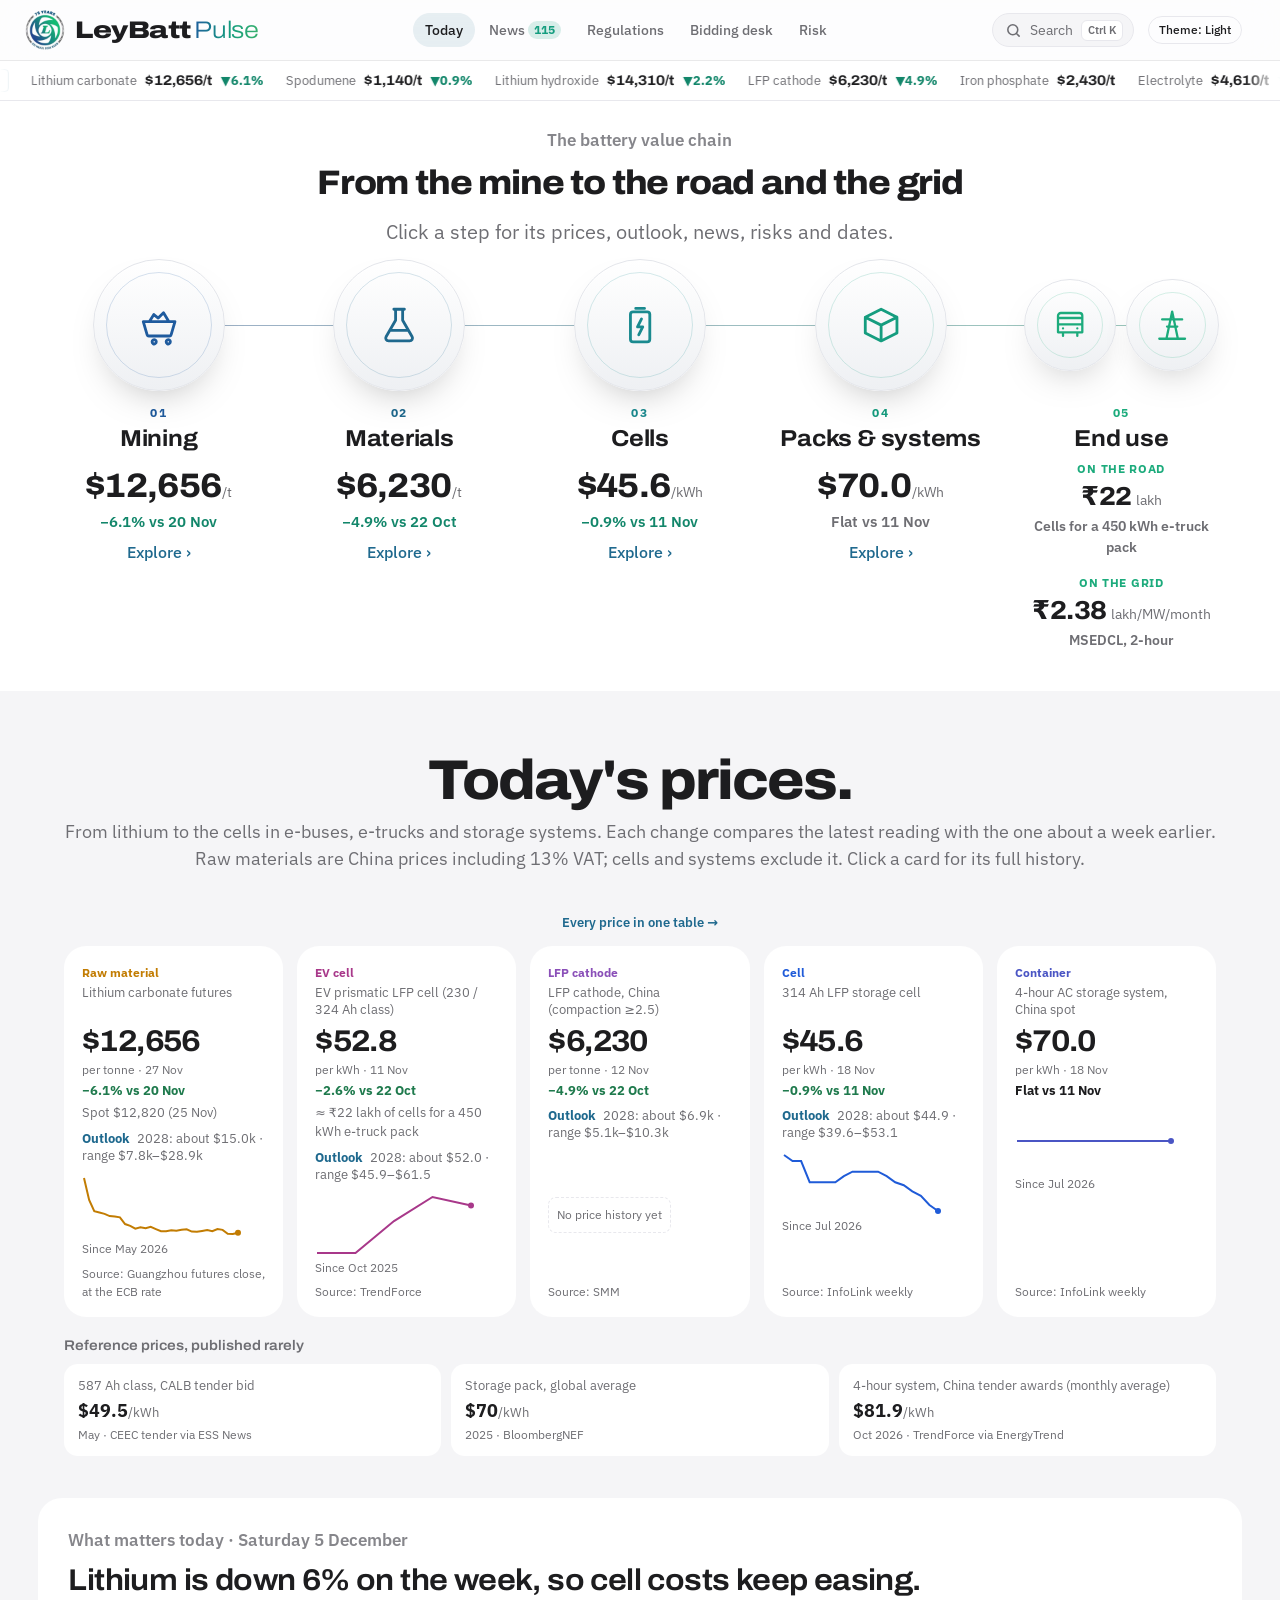
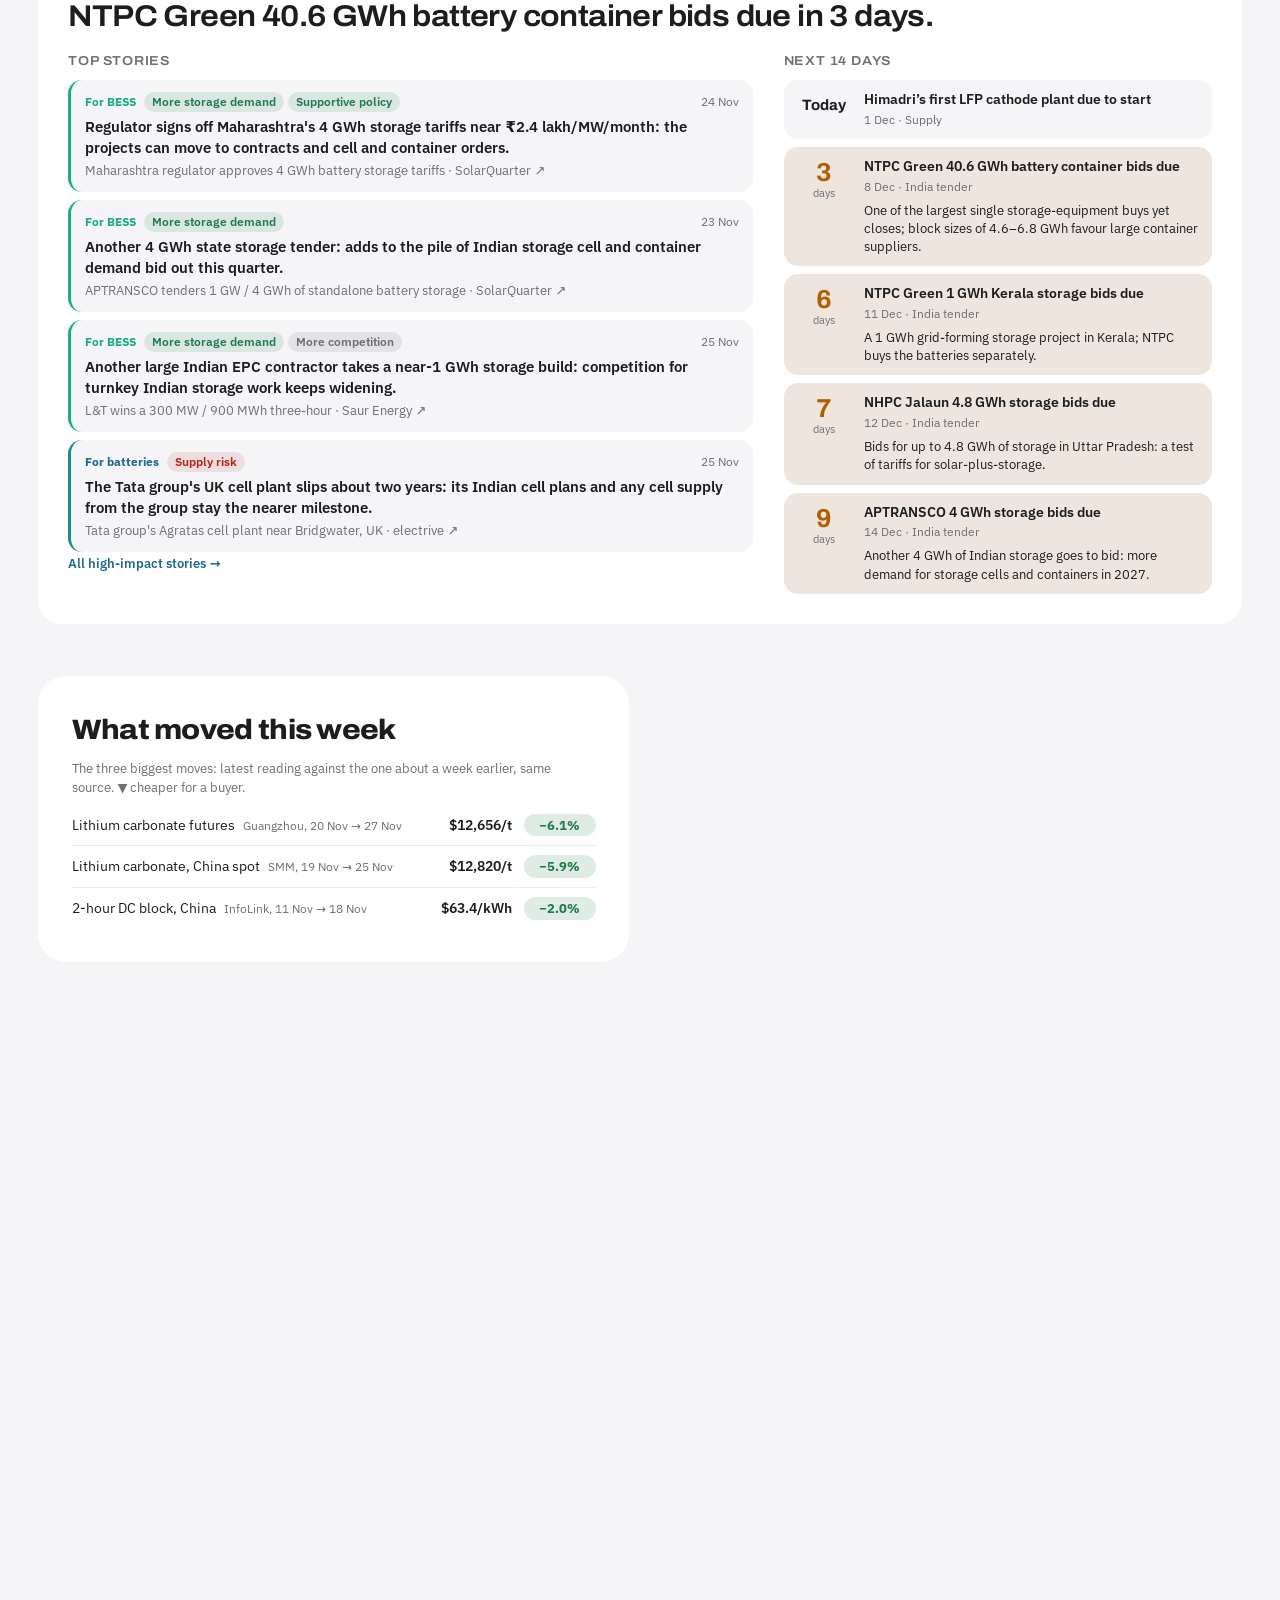
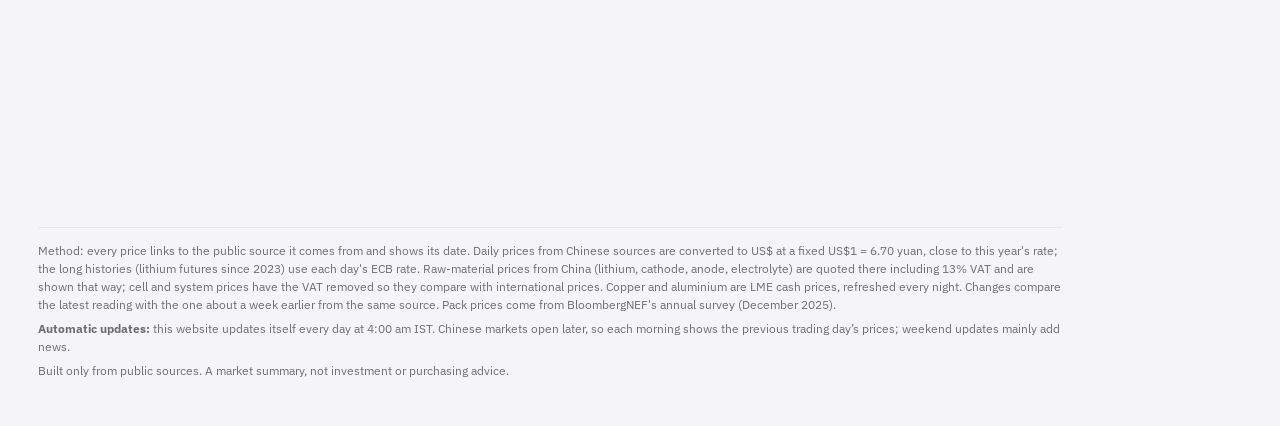
<file: index.html>
<!doctype html>
<html lang="en" data-theme="light">
<head>
<meta charset="utf-8">
<meta name="viewport" content="width=device-width, initial-scale=1">
<meta name="robots" content="noindex, nofollow">
<title>LeyBatt Pulse – battery market intelligence</title>
<link rel="icon" href="assets/icon.png" type="image/png">
<link rel="apple-touch-icon" href="assets/apple-touch-icon.png">
<link rel="preload" href="assets/fonts/archivo-wdth.woff2" as="font" type="font/woff2" crossorigin>
<link rel="stylesheet" href="assets/style.css?v=202611251845">
</head>
<body>
<button class="skip" id="skip" type="button">Skip to content</button>
<header class="top">
  <div class="bar">
    <div class="wrap top-row">
      <a class="brand" href="#overview" aria-label="LeyBatt Pulse, back to overview">
        <img class="logo" src="assets/logo.png" width="58" height="58" alt="">
        <span class="names"><h1 class="wordmark"><span class="wm-a">LeyBatt</span><span class="wm-b">Pulse</span></h1></span>
      </a>
      <nav class="tabs" id="tabs" aria-label="Sections">
        <button type="button" data-tab="overview" class="tab">Today</button>
        <button type="button" data-tab="news" class="tab">News <span class="count" id="news-count"></span></button>
        <button type="button" data-tab="rules" class="tab">Regulations <span class="count is-new" id="rules-new" hidden></span></button>
        <button type="button" data-tab="bid" class="tab">Bidding desk</button>
        <button type="button" data-tab="risk" class="tab">Risk</button>
      </nav>
      <div class="top-actions">
        <span class="updated" id="updated"></span>
        <button class="btn on-dark small" id="theme-btn" type="button" aria-label="Switch colour theme">Theme: Light</button>
      </div>
    </div>
  </div>
  <div class="ticker" role="region" aria-label="Market strip: prices, dates coming up and alerts"><div class="tk-view" id="ticker"></div></div>
</header>

<main class="wrap">
  <!-- OVERVIEW -->
  <section class="page" id="page-overview" data-page="overview">
    <section class="chain-hero" id="chain-hero" aria-label="The battery value chain"></section>
    <section class="today-band" id="today-band" aria-label="Today's prices"></section>
    <section class="ov-today" id="ov-today" aria-label="What matters today"></section>
    <div class="sincebar" id="since" hidden></div>
    <div class="ov-grid">
      <div class="ov-col">
        <div class="panel rv">
          <div class="panel-head"><h2>What moved this week</h2></div>
          <p class="sub" id="wow-sub">Latest reading against the one about a week earlier, same source.</p>
          <ul class="changes" id="changes"></ul>
        </div>
        <div class="panel rv">
          <div class="panel-head"><h2>Coming up</h2><button class="btn link" type="button" data-goto="rules">Regulations →</button></div>
          <ul class="dates" id="ov-coming"></ul>
        </div>
      </div>
      <div class="panel rv ov-newspanel" id="ov-newspanel">
        <div class="panel-head"><h2>Latest news</h2><button class="btn link" type="button" data-goto="news">All news →</button></div>
        <ul class="newslist ov-news" id="news-preview"></ul>
      </div>
    </div>
  </section>

  <!-- RAW MATERIALS: all prices, lithium, cells, systems -->
  <section class="page" id="page-materials" data-page="materials" hidden>
    <div class="subnav" role="tablist" aria-label="Raw materials sections">
      <button type="button" role="tab" data-sub="all"><span class="dot" style="--dc:var(--plum)"></span>Price map</button>
      <button type="button" role="tab" data-sub="cells"><span class="dot" style="--dc:var(--blue)"></span>Cells</button>
      <button type="button" role="tab" data-sub="systems"><span class="dot" style="--dc:var(--indigo)"></span>Storage systems</button>
    </div>

    <div class="subpage" data-sub="all" style="--sec:var(--plum)">
      <div class="panel">
        <div class="panel-head"><h2>Price map: from lithium to a storage system</h2></div>
        <p class="sub">Read from top to bottom: each step is made from the one above it. All prices in US$.
          <span class="fkey"><i class="fdot fresh"></i>updated in the last 10 days</span>
          <span class="fkey"><i class="fdot old"></i>older, but still the latest public figure</span></p>
        <ol class="flow" id="price-flow"></ol>
        <details class="astable">
          <summary>Show as a table</summary>
          <div class="controls"><button class="btn ghost small" type="button" data-csv="allprices">Download CSV</button></div>
          <div class="tablewrap">
            <table class="table" id="raw-table">
              <thead><tr><th>Step</th><th>Item</th><th class="r">Price</th><th>As of</th><th>Move</th><th>Source</th></tr></thead>
              <tbody></tbody>
            </table>
          </div>
        </details>
      </div>
    </div>

    <div class="subpage" data-sub="cells" style="--sec:var(--blue)" hidden>
    <div class="panel">
      <div class="panel-head">
        <h2>314 Ah LFP storage cell, China, US$ per kWh</h2>
        <div class="controls">
          <div class="seg" data-range-for="cell"></div>
          <button class="btn ghost small" type="button" data-csv="cell314">Download CSV</button>
        </div>
      </div>
      <p class="sub">Market average excluding VAT. The shaded band is the low–high range of supplier quotes.</p>
      <div class="chart tall" id="cell-chart"></div>
      <p class="srcs" id="cell-srcs"></p>
    </div>
    <div class="panel" style="--sec:var(--magenta)">
      <div class="panel-head">
        <h2>EV cells: 230 Ah and 324 Ah, US$ per kWh</h2>
        <button class="btn ghost small" type="button" data-csv="evseries">Download CSV</button>
      </div>
      <p class="sub">No public price exists for each cell size; makers quote them on request. Both sizes are prismatic LFP cells for vehicles, so this uses TrendForce's China average for that category (excluding VAT), shown against the 314 Ah storage cell.</p>
      <div class="chart" id="ev-chart"></div>
      <div class="tablewrap">
        <table class="table" id="ev-table">
          <thead><tr><th>Cell</th><th>Typical use</th><th>Examples</th><th class="r">Energy per cell</th><th class="r">Price per kWh</th><th class="r">Price per cell</th></tr></thead>
          <tbody></tbody>
        </table>
      </div>
      <p class="sub" id="ev-note"></p>
      <p class="srcs" id="ev-srcs"></p>
    </div>
      <div class="panel">
        <div class="panel-head"><h2>What big buyers pay: cell tenders vs the market, US$ per kWh</h2><button class="btn ghost small" type="button" data-csv="tenders">Download CSV</button></div>
        <p class="sub">Each dot is one bid in a public Chinese storage-cell procurement; the line is InfoLink's weekly 314 Ah market average. All excluding VAT. Indian cell tender prices are not published.</p>
        <div class="chart" id="bids-chart"></div>
        <div class="legend" id="bids-legend"></div>
        <p class="srcs" id="bids-srcs"></p>
      </div>
    </div>

    <div class="subpage" data-sub="systems" style="--sec:var(--indigo)" hidden>
    <div class="panel">
      <div class="panel-head">
        <h2>Storage systems (containers), China, US$ per kWh</h2>
        <div class="controls">
          <div class="seg" data-range-for="sysweekly"></div>
          <button class="btn ghost small" type="button" data-csv="weekly">Download CSV</button>
        </div>
      </div>
      <p class="sub">InfoLink weekly averages for liquid-cooled containers, excluding VAT. Click a series name to show or hide it.</p>
      <div class="toggles" id="sys-toggles"></div>
      <div class="chart tall" id="sys-chart"></div>
      <p class="srcs" id="sys-srcs"></p>
    </div>
    <div class="panel">
      <div class="panel-head"><h2>China 4-hour system tender awards, US$ per kWh</h2><button class="btn ghost small" type="button" data-csv="systems">Download CSV</button></div>
      <p class="sub">Average awarded price, excluding VAT (assumed included in awards). Hover a bar for its note.</p>
      <div class="chart" id="system-chart"></div>
      <p class="srcs" id="system-srcs"></p>
    </div>
      </div>
  </section>

  <!-- NEWS -->
  <section class="page" id="page-news" data-page="news" hidden>
    <div class="panel news-panel">
     <div class="news-layout">
     <div class="news-main">
      <div class="toolbar">
        <input class="search" id="news-search" type="search" placeholder="Search news" aria-label="Search news">
        <select class="select" id="news-effect" aria-label="Filter by effect">
          <option value="">All stories</option>
          <option value="high">High impact</option>
          <option value="CVs">CVs (e-buses, e-trucks)</option>
          <option value="EVs">EVs</option>
          <option value="Batteries">Batteries</option>
          <option value="BESS">BESS</option>
        </select>
      </div>
      <div class="chips chips-scroll" id="news-cats" role="group" aria-label="Topic"></div>
      <p class="sub" id="news-status"></p>
      <ul class="newslist feed" id="news-list"></ul>
      <button class="btn more-btn" type="button" id="news-more" hidden></button>
      <p class="sub foot-note">Bloomberg stories marked ▾ open a short summary here when you click the title; the full article needs a subscription. Items marked "not verified" are headlines only.</p>
     </div>
     <aside class="news-side" id="news-side" aria-label="This week in the news"></aside>
     </div>
    </div>
  </section>

  <!-- WEEKLY BRIEF: one page for the week, printable -->
  <!-- REGULATIONS: rules that change cost, supply or demand -->
  <section class="page" id="page-rules" data-page="rules" hidden>
    <div class="panel rules-newbox" id="rules-newbox" hidden>
      <div class="panel-head"><h2>New since your last visit</h2><span class="sub" id="rules-newsub"></span></div>
      <ul class="rnew-list" id="rules-newlist"></ul>
    </div>
    <div class="panel">
      <div class="panel-head"><h2>Coming up</h2><span class="sub">Rules with a date ahead. Click one to read it.</span></div>
      <ol class="rules-next timeline" id="rules-next"></ol>
    </div>
    <div class="panel">
      <div class="panel-head"><h2>All rules</h2></div>
      <div class="toolbar">
        <input class="search" id="rules-search" type="search" placeholder="Search rules" aria-label="Search rules">
        <select class="select" id="rules-area" aria-label="Filter by area"></select>
        <select class="select" id="rules-status" aria-label="Filter by status"></select>
      </div>
      <div class="chips chips-scroll" id="rules-region" role="group" aria-label="Region"></div>
      <p class="sub" id="rules-count"></p>
      <div class="rules-grid" id="rules-list"></div>
      <p class="sub">Summarised in our own words from the linked sources. Check the official notification before acting on a rule.</p>
    </div>
  </section>

  <!-- RISK NAVIGATOR: price and supply risk scores, drivers, typical responses -->
  <section class="page" id="page-risk" data-page="risk" hidden>
    <div class="panel risk-head">
      <div class="rh-top">
        <div>
          <h2 class="rh-title">Risk Navigator</h2>
          <p class="sub" id="risk-sub">Price and supply risk for what we buy, scored 0–10 from a buyer's point of view. Rescored every morning.</p>
        </div>
        <div class="seg" id="risk-h" role="group" aria-label="Time horizon"></div>
      </div>
      <ol class="rflow" aria-label="How to use it">
        <li><span class="n">1</span><span><b>Awareness</b> Where the risk sits today</span></li>
        <li><span class="n">2</span><span><b>Investigation</b> What is driving each score</span></li>
        <li><span class="n">3</span><span><b>Action</b> Typical responses at that level</span></li>
      </ol>
    </div>
    <div class="risk-grid">
      <div class="panel" style="--sec:var(--accent)">
        <div class="panel-head"><h2>Risk map</h2><span class="sub">Click a material to see why</span></div>
        <div id="risk-map" class="chart risk-map"></div>
        <p class="sub" id="risk-map-note"></p>
      </div>
      <div class="panel" style="--sec:var(--accent)">
        <div class="panel-head"><h2>Scores</h2><span class="sub" id="risk-asof"></span></div>
        <div class="table-wrap"><table class="rtable" id="risk-table"></table></div>
        <div class="rlegend" id="risk-legend"></div>
      </div>
    </div>
    <div class="panel risk-detail" id="risk-detail"></div>
    <section class="panel outlook" id="outlook" aria-labelledby="ol-title">
      <div class="panel-head"><h2 id="ol-title">The next three years</h2><span class="sub" id="ol-asof"></span></div>
      <p class="sub ol-lead">Possible prices to late 2029 under four scenarios, from a model run every night on real price history and published forecasts. These are ranges, not predictions: the method, its track record and every source are at the bottom.</p>
      <div class="seg ol-scen" id="ol-scen" role="group" aria-label="Scenario"></div>
      <p class="ol-say" id="ol-say"></p>
      <div class="ol-mats" id="ol-mats" role="group" aria-label="Material"></div>
      <div class="chart ol-chart" id="ol-chart"></div>
      <div class="ol-legend" id="ol-legend"></div>
      <div class="table-wrap"><table class="rtable otable yrs" id="ol-years"></table></div>
      <ul class="ol-odds" id="ol-odds"></ul>
      <h3 class="ol-h">Two and three years out, every material</h3>
      <p class="sub" id="ol-risk-sub"></p>
      <div class="table-wrap"><table class="rtable otable" id="ol-risk"></table></div>
      <details class="ol-method"><summary>How the outlook works, its track record and sources</summary><div id="ol-method"></div></details>
    </section>
    <div class="panel risk-india" style="--sec:var(--orange)">
      <div class="panel-head"><h2>India factors</h2><span class="sub">What changes the cost and supply for an Indian buyer</span></div>
      <div class="india-grid" id="risk-india"></div>
    </div>
    <details class="panel risk-method">
      <summary><h2>How the scores work</h2></summary>
      <div id="risk-method"></div>
    </details>
  </section>

  <!-- CALCULATOR -->
  <!-- BIDDING DESK: landed cost now and at delivery, tenders and EPC on one rupee basis -->
  <section class="page" id="page-bid" data-page="bid" hidden>
    <div class="panel bid-panel">
      <div class="panel-head"><h2>Landed cost at delivery</h2></div>
      <p class="sub">China price plus freight, insurance and Indian duty, in rupees per kWh, today or as an average for a delivery year in the 2–3 year outlook.</p>
      <div class="bid-controls">
        <div class="bid-ctl"><span class="lbl">Product</span><div class="seg" id="bid-prod" role="group" aria-label="Product"></div></div>
        <div class="bid-ctl"><span class="lbl">Delivery</span><div class="seg" id="bid-year" role="group" aria-label="Delivery year"></div></div>
        <div class="bid-ctl"><span class="lbl">Scenario</span><div class="seg" id="bid-scen" role="group" aria-label="Scenario"></div></div>
        <label class="bid-ctl"><span class="lbl">Project size</span><span class="bid-mwh"><input id="bid-mwh" type="number" min="1" max="100000" step="1" value="100" inputmode="numeric"> MWh</span></label>
      </div>
      <div class="kpis three" id="bid-kpis"></div>
      <div class="stackbar" id="bid-bar"></div>
      <p class="sub" id="bid-note"></p>
      <div class="table-wrap"><table class="rtable" id="bid-years"></table></div>
    </div>
    <div class="panel pack-panel" id="pack-calc">
      <div class="panel-head"><h2>Battery pack cost calculator</h2><span class="sub">Modelled from today's cell prices; not a quote</span></div>
      <p class="sub">Pick an Indian bus or truck, or a typical pack, and a cell size: the calculator builds the pack (cells in series and in parallel), prices the cells at today's China market price and adds the parts, assembly, overheads and margin.</p>
      <div class="bid-controls">
        <label class="bid-ctl pk-model-ctl"><span class="lbl">Indian CV model</span><select id="pk-model" class="pk-sel"></select></label>
      </div>
      <p class="pk-model-info" id="pk-model-info" hidden></p>
      <div class="bid-controls">
        <div class="bid-ctl"><span class="lbl">Or a typical pack</span><div class="seg" id="pk-use" role="group" aria-label="Typical pack"></div></div>
      </div>
      <div class="bid-controls">
        <label class="bid-ctl"><span class="lbl">Cell</span><select id="pk-cell" class="pk-sel"></select></label>
        <label class="bid-ctl" id="pk-ah-wrap"><span class="lbl">Cell size</span><select id="pk-ah" class="pk-sel"></select></label>
        <label class="bid-ctl"><span class="lbl">Pack energy</span><span class="bid-mwh"><input id="pk-kwh" type="number" min="1" max="5000" step="1" value="450" inputmode="numeric"> kWh</span></label>
        <label class="bid-ctl"><span class="lbl">Voltage</span><span class="bid-mwh"><input id="pk-v" type="number" min="12" max="1500" step="1" value="691" inputmode="numeric"> V</span></label>
        <div class="bid-ctl"><span class="lbl">Cells in parallel</span><span class="pk-step"><button type="button" class="btn ghost small" id="pk-pdown" aria-label="One fewer in parallel">−</button><button type="button" class="btn ghost small" id="pk-pup" aria-label="One more in parallel">+</button></span></div>
      </div>
      <p class="pk-config" id="pk-config"></p>
      <div class="kpis three" id="pk-kpis"></div>
      <div class="stackbar" id="pk-stack" aria-label="Pack cost by part"></div>
      <div class="legend" id="pk-legend"></div>
      <h3 class="grp">The same pack with other cell sizes</h3>
      <p class="sub" id="pk-compare-sub"></p>
      <div class="chart" id="pk-compare"></div>
      <label class="check"><input type="checkbox" id="pk-india"> Building or buying in India? Compare assembling here with imported cells against importing the finished pack</label>
      <div id="pk-india-box" hidden>
        <div class="india-inputs" id="pk-india-in"></div>
        <div id="pk-india-out"></div>
      </div>
      <details class="pk-more">
        <summary>Change the part costs</summary>
        <div class="controls"><button class="btn ghost small" type="button" id="pk-reset">Back to the starting values</button></div>
        <div class="pk-inputs" id="pk-inputs"></div>
      </details>
      <details class="pk-more">
        <summary>How it works, published pack prices and sources</summary>
        <ul class="method" id="pk-method"></ul>
        <div class="table-wrap"><table class="rtable" id="pk-bench"></table></div>
      </details>
    </div>
    <div class="panel">
      <div class="panel-head"><h2>What Indian storage tenders pay, in rupees per kWh</h2></div>
      <p class="sub" id="bid-t-sub"></p>
      <div class="bid-controls small">
        <label class="bid-ctl"><span class="lbl">Cost of capital</span><span class="bid-mwh"><input id="bid-wacc" type="number" min="4" max="20" step="0.5" value="10"> %</span></label>
        <label class="bid-ctl"><span class="lbl">Running cost a year</span><span class="bid-mwh"><input id="bid-om" type="number" min="0" max="6" step="0.5" value="2"> % of build cost</span></label>
      </div>
      <div class="table-wrap"><table class="rtable" id="bid-tenders"></table></div>
      <p class="sub" id="bid-t-note"></p>
    </div>
    <div class="panel">
      <div class="panel-head"><h2>EPC contracts against equipment cost</h2></div>
      <p class="sub">What Indian turnkey storage contracts were worth per kWh, against today's landed cost of the matching China storage system. Contract scopes differ; read the notes.</p>
      <div class="table-wrap"><table class="rtable" id="bid-epc"></table></div>
      <p class="sub" id="bid-e-note"></p>
    </div>
  </section>

  <section class="page" id="page-calculator" data-page="calculator" hidden>
    <div class="panel calc-head">
      <div class="panel-head">
        <h2>Automotive cell cost calculator</h2>
        <div class="seg mode" id="calc-mode" role="group" aria-label="Calculator mode">
          <button type="button" data-mode="simple" aria-pressed="true">Simple</button>
          <button type="button" data-mode="detail" aria-pressed="false">Detailed</button>
        </div>
      </div>
      <p class="sub">What would an automotive LFP cell (the prismatic EV cell used in e-buses and e-trucks) and a CV battery pack cost if raw-material prices moved? Everything starts at today's prices. Estimates from public data, not quotes.</p>
      <div class="chips scen chips-scroll" id="calc-scen"></div>
      <div class="controls">
        <button class="btn small" type="button" id="calc-share">Copy link to this scenario</button>
        <button class="btn ghost small" type="button" id="calc-reset">Back to today's prices</button>
        <span class="sub share-msg" id="calc-share-msg" aria-live="polite"></span>
      </div>
    </div>

    <!-- SIMPLE MODE -->
    <div class="calc-simple" id="calc-simple">
      <div class="panel">
        <div class="panel-head"><h2>Change the prices</h2></div>
        <div id="cs-inputs"></div>
        <div class="proj">
          <label class="lbl" for="cs-kwh">Pack</label>
          <input class="num-in" type="number" id="cs-kwh" min="1" max="2000" step="1" value="450"> <span class="lbl">kWh</span>
          <label class="lbl" for="cs-n">Vehicles</label>
          <input class="num-in" type="number" id="cs-n" min="1" max="100000" step="1" value="100">
        </div>
        <label class="check"><input type="checkbox" id="cs-india"> Building packs in India with imported cells? Add freight and customs duty on the cells (5% plus surcharge)</label>
      </div>
      <div class="panel">
        <div class="panel-head"><h2>What it costs</h2></div>
        <div class="kpis big" id="cs-kpis"></div>
        <h3 class="grp">Where the cell cost goes</h3>
        <div class="stackbar" id="cs-stack"></div>
        <div class="legend" id="cs-legend"></div>
        <p class="insight" id="cs-insight"></p>
        <p class="sub">Want to change graphite, electrolyte, manufacturing cost, freight or duty one by one? Switch to <button type="button" class="btn link" id="cs-to-detail">Detailed</button>.</p>
      </div>
    </div>

    <!-- DETAILED MODE -->
    <div class="calc-detail" id="calc-detail" hidden>
    <div class="calc-grid">
      <div class="panel calc-inputs" id="calc-inputs"></div>

      <div class="calc-out">
        <div class="panel">
          <div class="panel-head"><h2>Automotive LFP cell, US$ per kWh, excluding VAT</h2></div>
          <div class="kpis" id="calc-kpis"></div>
          <div class="stackbar" id="calc-stack" aria-label="Cell cost by component"></div>
          <div class="legend" id="calc-legend"></div>
        </div>
        <div class="panel">
          <div class="panel-head"><h2>Battery pack and your fleet</h2></div>
          <div class="proj">
            <label class="lbl" for="calc-kwh">Pack</label>
            <input class="num-in" type="number" id="calc-kwh" min="1" max="2000" step="1" value="450"> <span class="lbl">kWh</span>
            <label class="lbl" for="calc-n">Vehicles</label>
            <input class="num-in" type="number" id="calc-n" min="1" max="100000" step="1" value="100">
          </div>
          <div id="calc-sys"></div>
          <details class="india" id="calc-india-box" open>
            <summary>If you import the cells into India and build the packs there</summary>
            <div class="india-inputs" id="calc-india-in"></div>
            <div id="calc-india"></div>
          </details>
        </div>
      </div>
    </div>

    <div class="grid2">
      <div class="panel">
        <div class="panel-head"><h2>Which price matters most?</h2></div>
        <p class="sub">Change in cell cost if each input rose 20% from where the sliders are now. Hover a bar for detail.</p>
        <div class="chart" id="calc-tornado"></div>
      </div>
      <div class="panel">
        <div class="panel-head"><h2>Where lithium starts to squeeze cell makers</h2></div>
        <p class="sub" id="calc-sweep-sub">Modelled cell cost as lithium moves, against today's market cell price.</p>
        <div class="chart" id="calc-sweep"></div>
      </div>
    </div>

    <div class="panel">
      <div class="panel-head"><h2>How the calculator works, and its sources</h2></div>
      <ul class="method" id="calc-method"></ul>
    </div>
    </div>
    <div class="calc-mini" id="calc-mini" aria-live="polite"></div>
    <div class="panel landed" id="calc-landed-panel" style="--sec:var(--orange)">
      <div class="panel-head"><h2>Landed cost in India</h2><span class="sub">China price + freight + insurance + Indian duty, at today's rupee rate</span></div>
      <div class="landed-in" id="landed-in"></div>
      <div class="table-wrap"><table class="rtable landed-t" id="landed-table"></table></div>
      <div id="landed-bars"></div>
      <div class="landed-notes" id="landed-notes"></div>
    </div>
  </section>

  <!-- VALUE CHAIN STEP -->
  <section class="page" id="page-chain" data-page="chain" hidden><div class="chain-page" id="chain-page"></div></section>

  <!-- INDIA STORAGE -->
  <section class="page" id="page-storage" data-page="storage" hidden>
    <div class="panel" style="--sec:var(--indigo)">
      <div class="panel-head"><h2>Winning tariffs over time</h2>
        <div class="controls"><div class="seg" id="st-hours" role="group" aria-label="Storage duration"></div></div>
      </div>
      <p class="lead-line" id="st-lead"></p>
      <div class="chart" id="st-chart"></div>
      <div class="tlegend" id="st-legend"></div>
      <p class="sub">The tariff is what the state utility pays the project owner every month for each MW of storage, for 12–15 years. Each dot is one tender's lowest winning bid; hover for details, click to open the source.</p>
      <details class="more">
        <summary>Show all tenders as a table</summary>
        <div class="controls"><button class="btn ghost small" type="button" data-csv="indiatenders">Download CSV</button></div>
        <div class="table-wrap"><table class="rtable st-table" id="st-table"></table></div>
      </details>
    </div>
    <div class="panel" style="--sec:var(--orange)">
      <div class="panel-head"><h2>What Indian storage projects cost to build</h2></div>
      <p class="sub">Contract values of turnkey building contracts (EPC) announced in India, as reported.</p>
      <div class="table-wrap"><table class="rtable st-epc" id="st-epc"></table></div>
    </div>
    <div class="panel">
      <div class="panel-head"><h2>Market notes</h2></div>
      <ul class="method" id="st-notes"></ul>
    </div>
  </section>

  <footer class="foot">
    <p>Method: every price links to the public source it comes from and shows its date. Daily prices from Chinese sources are converted to US$ at a fixed US$1 = 6.70 yuan, close to this year's rate; the long histories (lithium futures since 2023) use each day's ECB rate. Raw-material prices from China (lithium, cathode, anode, electrolyte) are quoted there including 13% VAT and are shown that way; cell and system prices have the VAT removed so they compare with international prices. Copper and aluminium are LME cash prices, refreshed every night. Changes compare the latest reading with the one about a week earlier from the same source. Pack prices come from BloombergNEF's annual survey (December 2025).</p>
    <p><b>Automatic updates:</b> this website updates itself every day at 4:00 am IST. Chinese markets open later, so each morning shows the previous trading day’s prices; weekend updates mainly add news.</p>
    <p class="muted">Built only from public sources. A market summary, not investment or purchasing advice.</p>
  </footer>
</main>
<div class="toast" id="toast" role="status" hidden></div>
<div class="tip" id="tip" hidden></div>
<script src="assets/d3.min.js?v=202611251845"></script>
<script src="assets/app.js?v=202611251845"></script>
<script src="assets/search.js?v=202611251845"></script>
</body>
</html>
</file>
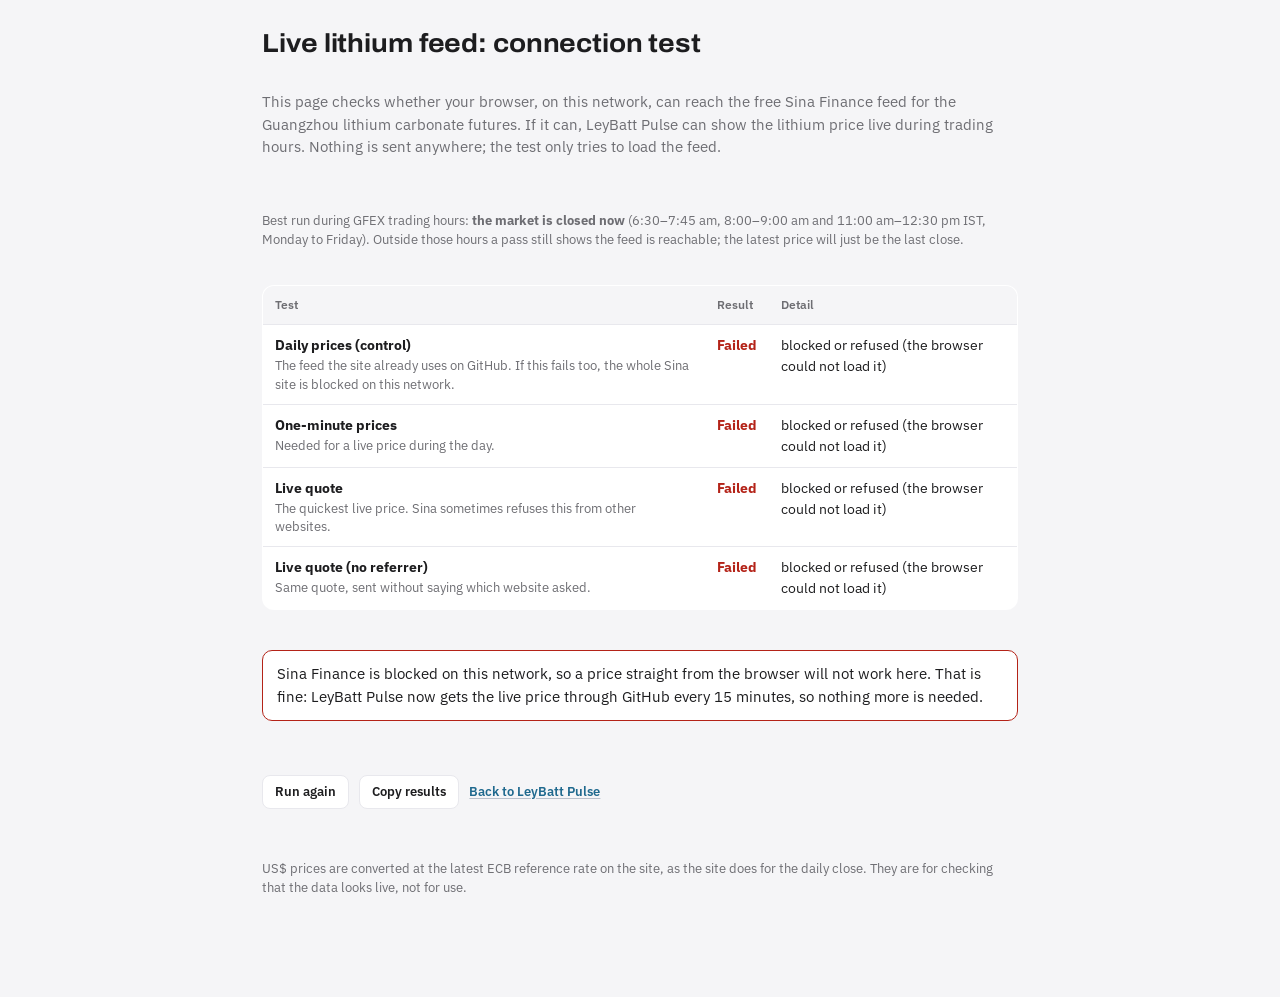
<file: live-test.html>
<!doctype html>
<html lang="en" data-theme="light">
<head>
<meta charset="utf-8">
<meta name="viewport" content="width=device-width, initial-scale=1">
<meta name="robots" content="noindex, nofollow">
<title>Live feed test – LeyBatt Pulse</title>
<link rel="icon" href="assets/icon.png" type="image/png">
<link rel="stylesheet" href="assets/style.css?v=202611251845">
<style>
  body { padding: 24px 0 48px; }
  .lt { max-width: 52rem; }
  .lt h1 { font-size: 26px; margin: 0 0 4px; }
  .lt .lead { color: var(--muted); margin: 0 0 16px; }
  .lt table { width: 100%; border-collapse: collapse; background: var(--panel); border: 1px solid var(--line); border-radius: 12px; overflow: hidden; font-size: 14px; }
  .lt th, .lt td { text-align: left; padding: 10px 12px; border-bottom: 1px solid var(--line); vertical-align: top; }
  .lt th { font-size: 12px; color: var(--muted); font-weight: 600; background: var(--soft); }
  .lt tr:last-child td { border-bottom: 0; }
  .st { font-weight: 700; white-space: nowrap; }
  .st.wait { color: var(--muted); } .st.ok { color: var(--ok); } .st.bad { color: var(--bad); }
  .verdict { margin: 16px 0; padding: 12px 14px; border-radius: 10px; border: 1px solid var(--line); background: var(--panel); font-size: 15px; }
  .verdict.ok { border-color: var(--ok); } .verdict.bad { border-color: var(--bad); }
  .row { display: flex; gap: 10px; flex-wrap: wrap; align-items: center; margin: 14px 0; }
  .small { font-size: 12.5px; color: var(--muted); }
  .mkt { font-weight: 700; }
  pre { white-space: pre-wrap; font-size: 12px; background: var(--soft); border: 1px solid var(--line); border-radius: 8px; padding: 10px; }
</style>
</head>
<body>
<main class="wrap lt">
  <h1>Live lithium feed: connection test</h1>
  <p class="lead">This page checks whether your browser, on this network, can reach the free Sina Finance feed for the Guangzhou lithium carbonate futures. If it can, LeyBatt Pulse can show the lithium price live during trading hours. Nothing is sent anywhere; the test only tries to load the feed.</p>
  <p class="small">Best run during GFEX trading hours: <span class="mkt" id="mkt">checking…</span> (6:30–7:45 am, 8:00–9:00 am and 11:00 am–12:30 pm IST, Monday to Friday). Outside those hours a pass still shows the feed is reachable; the latest price will just be the last close.</p>

  <table>
    <thead><tr><th>Test</th><th>Result</th><th>Detail</th></tr></thead>
    <tbody id="rows"></tbody>
  </table>
  <div class="verdict" id="verdict">Running the tests…</div>
  <div class="row"><button class="btn" id="again" type="button">Run again</button><button class="btn" id="copy" type="button">Copy results</button><a class="btn link" href="./">Back to LeyBatt Pulse</a></div>
  <p class="small">US$ prices are converted at the latest ECB reference rate on the site, as the site does for the daily close. They are for checking that the data looks live, not for use.</p>
  <pre id="log" hidden></pre>
</main>
<script>
(() => {
  'use strict';
  const $ = (s) => document.querySelector(s);
  const TIMEOUT = 9000;
  const TESTS = [
    { id: 'daily', name: 'Daily prices (control)', why: 'The feed the site already uses on GitHub. If this fails too, the whole Sina site is blocked on this network.',
      url: (cb) => `https://stock2.finance.sina.com.cn/futures/api/jsonp.php/var%20${cb}=/InnerFuturesNewService.getDailyKLine?symbol=LC0&_=${Date.now()}`, kind: 'var', read: (v) => { const r = v[v.length - 1]; return { n: v.length, last: +r.c, when: r.d }; } },
    { id: 'minute', name: 'One-minute prices', why: 'Needed for a live price during the day.',
      url: (cb) => `https://stock2.finance.sina.com.cn/futures/api/jsonp.php/var%20${cb}=/InnerFuturesNewService.getFewMinLine?symbol=LC0&type=1&_=${Date.now()}`, kind: 'var', read: (v) => { const r = v[v.length - 1]; return { n: v.length, last: +r.c, when: r.d }; } },
    { id: 'quote', name: 'Live quote', why: 'The quickest live price. Sina sometimes refuses this from other websites.',
      url: () => `https://hq.sinajs.cn/rn=${Date.now()}&list=nf_LC0`, kind: 'hq', ref: '' },
    { id: 'quote2', name: 'Live quote (no referrer)', why: 'Same quote, sent without saying which website asked.',
      url: () => `https://hq.sinajs.cn/rn=${Date.now()}&list=nf_LC0`, kind: 'hq', ref: 'no-referrer' },
  ];
  let fx = null; const results = {};

  function mktNow() {
    const bj = new Date(Date.now() + 8 * 36e5); const wd = bj.getUTCDay(); const m = bj.getUTCHours() * 60 + bj.getUTCMinutes();
    const open = wd > 0 && wd < 6 && [[540, 615], [630, 690], [810, 900]].some(([a, b]) => m >= a && m < b);
    $('#mkt').textContent = open ? 'the market is open now' : 'the market is closed now';
    $('#mkt').style.color = open ? 'var(--ok)' : 'var(--muted)';
    return open;
  }
  function loadScript(src, ref) {
    return new Promise((res, rej) => {
      const s = document.createElement('script'); s.src = src; s.async = true; s.charset = 'gbk';
      if (ref) s.referrerPolicy = ref;
      const t = setTimeout(() => { s.remove(); rej(new Error('no answer within ' + TIMEOUT / 1000 + ' s (blocked or very slow)')); }, TIMEOUT);
      s.onload = () => { clearTimeout(t); s.remove(); res(); };
      s.onerror = () => { clearTimeout(t); s.remove(); rej(new Error('blocked or refused (the browser could not load it)')); };
      document.head.appendChild(s);
    });
  }
  const usd = (cny) => (fx ? '$' + Math.round(cny / fx).toLocaleString('en-US') + '/t' : null);
  function bjToIst(s) { // "2026-10-28 14:59:00" Beijing -> "12:29 pm IST"
    const m = String(s || '').match(/(\d{4})-(\d\d)-(\d\d)(?:[ T](\d\d):(\d\d))?/); if (!m) return s;
    if (!m[4]) return `${+m[3]} ${['Jan','Feb','Mar','Apr','May','Jun','Jul','Aug','Sep','Oct','Nov','Dec'][+m[2] - 1]} close`;
    const t = Date.UTC(+m[1], +m[2] - 1, +m[3], +m[4], +m[5]) - 8 * 36e5 + 5.5 * 36e5; const d = new Date(t);
    let h = d.getUTCHours(); const ap = h >= 12 ? 'pm' : 'am'; h = h % 12 || 12;
    return `${d.getUTCDate()} ${['Jan','Feb','Mar','Apr','May','Jun','Jul','Aug','Sep','Oct','Nov','Dec'][d.getUTCMonth()]}, ${h}:${String(d.getUTCMinutes()).padStart(2, '0')} ${ap} IST`;
  }
  function row(t) {
    let tr = document.getElementById('t-' + t.id);
    if (!tr) { tr = document.createElement('tr'); tr.id = 't-' + t.id; $('#rows').appendChild(tr); }
    const r = results[t.id] || { st: 'wait', text: 'Testing…', detail: t.why };
    tr.innerHTML = '';
    const a = document.createElement('td'); a.innerHTML = `<b></b><div class="small"></div>`; a.querySelector('b').textContent = t.name; a.querySelector('.small').textContent = t.why;
    const b = document.createElement('td'); b.className = 'st ' + r.st; b.textContent = r.text;
    const c = document.createElement('td'); c.textContent = r.detail || '';
    tr.append(a, b, c);
  }
  async function run(t) {
    results[t.id] = { st: 'wait', text: 'Testing…', detail: '' }; row(t);
    const t0 = performance.now();
    try {
      if (t.kind === 'var') {
        const cb = 'lbp_' + t.id + '_' + Math.floor(Math.random() * 1e6);
        await loadScript(t.url(cb));
        const v = window[cb]; try { delete window[cb]; } catch (e) { /* ignore */ }
        if (!Array.isArray(v) || !v.length) throw new Error('loaded, but no prices came back');
        const x = t.read(v);
        results[t.id] = { st: 'ok', text: 'Works', detail: `${x.n} prices received in ${Math.round(performance.now() - t0)} ms. Latest: ${bjToIst(x.when)}` + (usd(x.last) ? `, about ${usd(x.last)}.` : '.') };
      } else {
        try { delete window.hq_str_nf_LC0; } catch (e) { window.hq_str_nf_LC0 = undefined; }
        await loadScript(t.url(), t.ref);
        const v = window.hq_str_nf_LC0;
        if (typeof v !== 'string' || v.split(',').length < 8) throw new Error(typeof v === 'string' ? 'loaded, but the quote was empty (Sina refused it)' : 'loaded, but no quote came back');
        const f = v.split(','); const last = +f[8];
        results[t.id] = { st: 'ok', text: 'Works', detail: `Quote received in ${Math.round(performance.now() - t0)} ms (${f.length} fields)` + (last > 0 && usd(last) ? `; last trade about ${usd(last)} (field check pending).` : '.') };
      }
    } catch (e) {
      results[t.id] = { st: 'bad', text: 'Failed', detail: e.message };
    }
    row(t);
  }
  function verdict() {
    const ok = (k) => results[k] && results[k].st === 'ok';
    const v = $('#verdict'); v.className = 'verdict';
    if (ok('minute') || ok('quote') || ok('quote2')) { v.classList.add('ok'); v.textContent = 'Good news: a live lithium price can work on this network. Tap "Copy results" and send them over, and the live version can be built.'; }
    else if (ok('daily')) { v.classList.add('bad'); v.textContent = 'The Sina site is reachable, but not its live prices. That is fine: LeyBatt Pulse now gets the live price through GitHub every 15 minutes, so nothing more is needed.'; }
    else { v.classList.add('bad'); v.textContent = 'Sina Finance is blocked on this network, so a price straight from the browser will not work here. That is fine: LeyBatt Pulse now gets the live price through GitHub every 15 minutes, so nothing more is needed.'; }
  }
  async function all() {
    mktNow();
    $('#verdict').className = 'verdict'; $('#verdict').textContent = 'Running the tests…';
    TESTS.forEach((t) => { delete results[t.id]; row(t); });
    for (const t of TESTS) await run(t); // one at a time: the two quote tests share a variable name
    verdict();
  }
  function copy() {
    const lines = [`LeyBatt Pulse live feed test, ${new Date().toString().replace(/ \(.*\)$/, '')}`, `Market: ${$('#mkt').textContent}`, `Browser: ${navigator.userAgent}`]
      .concat(TESTS.map((t) => `${t.name}: ${(results[t.id] || {}).text || '-'} — ${(results[t.id] || {}).detail || ''}`)).concat([$('#verdict').textContent]);
    const txt = lines.join('\n');
    const done = () => { $('#copy').textContent = 'Copied'; setTimeout(() => { $('#copy').textContent = 'Copy results'; }, 1600); };
    if (navigator.clipboard && navigator.clipboard.writeText) navigator.clipboard.writeText(txt).then(done, () => { $('#log').hidden = false; $('#log').textContent = txt; });
    else { $('#log').hidden = false; $('#log').textContent = txt; }
  }
  $('#again').addEventListener('click', all);
  $('#copy').addEventListener('click', copy);
  fetch('data/history/fx.csv', { cache: 'no-store' }).then((r) => (r.ok ? r.text() : '')).then((t) => {
    const rows = t.trim().split('\n'); const last = rows[rows.length - 1].split(','); const v = +last[2]; if (v > 1) fx = v;
  }).catch(() => {}).finally(all);
})();
</script>
</body>
</html>
</file>
<file: assets/style.css>
/* LeyBatt Pulse — light, electric, professional.
   Ink navy text, electric blue for action, lime "charge" used sparingly (brand mark, active tab, ticker).
   Display: Archivo (wide) for the wordmark, headings and big numbers. Text: IBM Plex Sans. Both self-hosted. */
@font-face { font-family: "Archivo IQ"; src: url(fonts/archivo-wdth.woff2) format("woff2-variations"), url(fonts/archivo-wdth.woff2) format("woff2"); font-weight: 100 900; font-stretch: 62% 125%; font-display: swap; }
@font-face { font-family: "Plex IQ"; src: url(fonts/plex-sans-400.woff2) format("woff2"); font-weight: 400; font-display: swap; }
@font-face { font-family: "Plex IQ"; src: url(fonts/plex-sans-500.woff2) format("woff2"); font-weight: 500; font-display: swap; }
@font-face { font-family: "Plex IQ"; src: url(fonts/plex-sans-600.woff2) format("woff2"); font-weight: 600; font-display: swap; }
@font-face { font-family: "Plex IQ"; src: url(fonts/plex-sans-700.woff2) format("woff2"); font-weight: 700 800; font-display: swap; }
:root {
  --bg: #f2f5f9; --panel: #ffffff; --fg: #0e1a2b; --muted: #566579; --line: #dde3eb; --soft: #f4f7fa;
  --head: #ffffff; --head-fg: #0e1a2b; --head-muted: #566579; --head-line: #dde3eb;
  --ink: #0e1a2b; --ink-fg: #eef3fa; --ink-muted: #9fb0c6;
  --volt: #c4f23a; --volt-deep: #6c9a00; --accent: #1652f0;
  --amber: #c27c02; --plum: #8a4fb8; --blue: #1f5bd8; --teal: #0f8a80; --green: #2f8a4f; --indigo: #4a55c4; --rose: #c2415d; --orange: #c8571b; --magenta: #a8388a; --slate: #5f6e86;
  --chart-muted: #a7afba; --grid: #e7ecf2; --axis: #b8c0cb;
  --ok: #1f7a4d; --warn: #b05f00; --bad: #b42318; --tipbg: #ffffff;
  --tint: 8%;
  --display: "Archivo IQ", "Arial Narrow", Arial, sans-serif;
  --sans: "Plex IQ", "Segoe UI", system-ui, -apple-system, Roboto, Arial, sans-serif;
  color-scheme: light;
}
@media (prefers-color-scheme: dark) {
  :root:not([data-theme="light"]) {
    --bg: #0b1220; --panel: #121b2b; --fg: #e7edf6; --muted: #98a6ba; --line: #243049; --soft: #172235;
    --head: #0e1726; --head-fg: #eef3fa; --head-muted: #98a6ba; --head-line: #243049;
    --ink: #060c17; --accent: #7aa2ff;
    --amber: #eaa93d; --plum: #b98be0; --blue: #79a6f2; --teal: #4cc2b8; --green: #63c28a; --indigo: #8d95ef; --rose: #ec7f96; --orange: #f0915a; --magenta: #df7cc6; --slate: #9aa6bd;
    --chart-muted: #5b6577; --grid: #1f2a3d; --axis: #3c475b;
    --ok: #5cc28f; --warn: #eaa93d; --bad: #f07a6e; --tipbg: #172235; --tint: 14%;
    color-scheme: dark;
  }
}
:root[data-theme="dark"] {
  --bg: #0b1220; --panel: #121b2b; --fg: #e7edf6; --muted: #98a6ba; --line: #243049; --soft: #172235;
  --head: #0e1726; --head-fg: #eef3fa; --head-muted: #98a6ba; --head-line: #243049;
  --ink: #060c17; --accent: #7aa2ff;
  --amber: #eaa93d; --plum: #b98be0; --blue: #79a6f2; --teal: #4cc2b8; --green: #63c28a; --indigo: #8d95ef; --rose: #ec7f96; --orange: #f0915a; --magenta: #df7cc6; --slate: #9aa6bd;
  --chart-muted: #5b6577; --grid: #1f2a3d; --axis: #3c475b;
  --ok: #5cc28f; --warn: #eaa93d; --bad: #f07a6e; --tipbg: #172235; --tint: 14%;
  color-scheme: dark;
}
* { box-sizing: border-box; }
body { margin: 0; background: var(--bg); color: var(--fg); font-family: var(--sans); font-size: 15px; line-height: 1.5; -webkit-font-smoothing: antialiased; }
.wrap { max-width: 84rem; margin-inline: auto; padding-left: max(16px, 3vw); padding-right: max(16px, 3vw); }
a { color: inherit; text-decoration: underline; text-decoration-color: var(--axis); text-underline-offset: 2px; }
a:hover { text-decoration-color: currentColor; }
:focus-visible { outline: 2px solid var(--accent); outline-offset: 2px; }
h1, h2, h3 { font-family: var(--display); font-stretch: 108%; letter-spacing: -0.005em; }
h2 { font-size: 16.5px; font-weight: 650; margin: 0; }
[hidden] { display: none !important; }

/* header: white bar with the wordmark and tabs, then the navy price ticker */
.top { position: sticky; top: 0; z-index: 5; }
.bar { background: var(--head); color: var(--head-fg); border-bottom: 1px solid var(--head-line); }
.top-row { display: flex; align-items: center; justify-content: space-between; gap: 12px 20px; padding-top: 14px; padding-bottom: 6px; flex-wrap: wrap; }
.brand { display: inline-flex; align-items: center; gap: 12px; text-decoration: none; color: inherit; }
.brand .logo { width: 58px; height: 58px; flex: none; border-radius: 50%; display: block; }
@media (max-width: 700px) { .brand .logo { width: 48px; height: 48px; } }
.brand .names { display: flex; flex-direction: column; line-height: 1; gap: 8px; }
/* wordmark: heavy "LeyBatt", light "Pulse" in the emblem's blue-teal-green */
.brand .names { gap: 8px; }
.brand h1.wordmark { margin: 0; font-size: clamp(27px, 3.2vw, 34px); line-height: .95; letter-spacing: -0.025em; white-space: nowrap; }
.wm-a { font-weight: 850; font-stretch: 124%; color: var(--head-fg); }
.wm-b { font-weight: 320; font-stretch: 112%; margin-left: .14em; letter-spacing: -0.01em; color: #158a83;
  background: linear-gradient(100deg, var(--wm1) 0%, var(--wm2) 55%, var(--wm3) 100%); -webkit-background-clip: text; background-clip: text; -webkit-text-fill-color: transparent; padding-right: .04em; }
:root { --wm1: #1f5b9e; --wm2: #159d7f; --wm3: #3bb26a; }
:root[data-theme="dark"] { --wm1: #7fb0ff; --wm2: #4fd1b5; --wm3: #b6e65a; }
.brand .tagline { font-size: 11px; font-weight: 600; letter-spacing: .24em; text-transform: uppercase; color: var(--head-muted); padding-left: 2px; }
@media (max-width: 420px) { .brand .tagline { letter-spacing: .16em; } }
.top-actions { display: flex; align-items: center; gap: 10px 14px; flex-wrap: wrap; }
.updated { font-size: 12px; color: var(--head-muted); }
.tabs { display: flex; gap: 4px; overflow-x: auto; scrollbar-width: none; }
.tabs::-webkit-scrollbar { display: none; }
.tab { appearance: none; border: 0; background: none; color: var(--head-muted); font: inherit; font-family: var(--display); font-stretch: 108%; font-size: 14.5px; font-weight: 600; padding: 10px 12px 11px; border-bottom: 3px solid transparent; cursor: pointer; white-space: nowrap; }
.tab:hover { color: var(--head-fg); }
.tab[aria-selected="true"] { color: var(--head-fg); border-bottom-color: var(--volt); box-shadow: inset 0 -3px 0 var(--volt); }
.count { display: inline-block; min-width: 22px; padding: 0 6px; border-radius: 999px; background: var(--ink); color: var(--volt); font-family: var(--sans); font-size: 12px; font-weight: 700; text-align: center; vertical-align: 1px; }

/* market strip: one slow loop of prices, dates coming up and alert stories */
.ticker { background: var(--ink); color: var(--ink-fg); position: relative; }
.tk-view { overflow: hidden; touch-action: pan-y; cursor: grab; user-select: none; -webkit-user-select: none;
  -webkit-mask-image: linear-gradient(90deg, transparent 0, #000 36px, #000 calc(100% - 36px), transparent 100%);
          mask-image: linear-gradient(90deg, transparent 0, #000 36px, #000 calc(100% - 36px), transparent 100%); }
.tk-view.is-drag { cursor: grabbing; }
.tk-view.is-still { overflow-x: auto; scrollbar-width: none; cursor: auto; -webkit-mask-image: none; mask-image: none; touch-action: auto; }
.tk-view.is-still::-webkit-scrollbar { display: none; }
.tk-view.is-still .tk-track { padding-left: max(16px, 3vw); }
.tk-track { display: flex; width: max-content; will-change: transform; }
.tk-seg { display: flex; align-items: center; gap: 22px; padding: 9px 22px 9px 0; flex: none; }
.tk-lab { flex: none; font-size: 11px; font-weight: 700; letter-spacing: .09em; text-transform: uppercase; color: var(--ink-muted); border: 1px solid rgba(159, 176, 198, .35); border-radius: 4px; padding: 2px 6px; margin-left: 10px; }
.tk-lab-next { color: var(--volt); border-color: color-mix(in srgb, var(--volt) 45%, transparent); }
.tk-lab-alert { color: var(--ink); background: var(--volt); border-color: var(--volt); }
.tick { appearance: none; border: 0; background: none; color: inherit; font: inherit; display: inline-flex; align-items: baseline; gap: 8px; white-space: nowrap; cursor: pointer; padding: 0; font-size: 13px; text-decoration: none; flex: none; }
.tk-view.is-drag .tick { cursor: grabbing; }
.tk-view a { -webkit-user-drag: none; }
.tick .tn { color: var(--ink-muted); }
.tick .tv { font-family: var(--display); font-stretch: 110%; font-weight: 700; font-variant-numeric: tabular-nums; font-size: 14px; }
.tick .tc { font-weight: 700; font-variant-numeric: tabular-nums; font-size: 12.5px; }
.tick .tc.is-down { color: #6fe3a5; }
.tick .tc.is-up { color: #ffb45c; }
.tick .tc.is-flat { color: var(--ink-muted); font-weight: 600; }
.tick .tt { color: var(--ink-fg); }
.tick .tw { color: var(--ink-muted); font-weight: 600; font-size: 12.5px; }
.tick .tw.soon { color: var(--volt); }
.tick .td { color: var(--ink-muted); font-size: 12px; }
.tick:hover .tn, .tick:hover .td { color: var(--ink-fg); }
.tick:hover .tt { text-decoration: underline; text-underline-offset: 3px; text-decoration-color: rgba(238, 243, 250, .45); }
.tick:focus-visible { outline: 2px solid var(--volt); outline-offset: 3px; border-radius: 3px; }
@media (max-width: 700px) { .top { position: static; } }

/* buttons, inputs */
.btn { appearance: none; font: inherit; font-size: 13px; font-weight: 600; border-radius: 8px; padding: 6px 12px; cursor: pointer; border: 1px solid var(--line); background: var(--panel); color: var(--fg); }
.btn:hover { border-color: var(--axis); }
.btn.on-dark { background: transparent; color: var(--head-fg); border-color: var(--head-line); }
.btn.on-dark:hover { border-color: var(--axis); }
.btn.ghost { background: transparent; }
.btn.small { font-size: 12px; padding: 4px 10px; }
.btn.link { border: 0; background: none; color: var(--accent); padding: 0; }
.seg { display: inline-flex; border: 1px solid var(--line); border-radius: 8px; overflow: hidden; background: var(--soft); }
.seg button { appearance: none; border: 0; background: transparent; color: var(--muted); font: inherit; font-size: 12px; font-weight: 600; padding: 4px 10px; cursor: pointer; }
.seg button + button { border-left: 1px solid var(--line); }
.seg button[aria-pressed="true"] { background: var(--ink); color: var(--volt); }
.search, .select { font: inherit; font-size: 13px; color: var(--fg); background: var(--panel); border: 1px solid var(--line); border-radius: 8px; padding: 5px 10px; min-width: 0; }
.search { width: 14rem; max-width: 100%; }
.controls { display: flex; align-items: center; gap: 8px; flex-wrap: wrap; }
.controls.row { margin: 4px 0; }
.lbl { font-size: 12px; color: var(--muted); }

/* layout */
main { display: flex; flex-direction: column; gap: 20px; padding-top: 24px; padding-bottom: 40px; }
.page { display: flex; flex-direction: column; gap: 16px; }
.hero { display: flex; flex-direction: column; gap: 8px; padding: 4px 0 6px 18px; border-left: 4px solid var(--volt); }
.take { margin: 0; font-family: var(--display); font-stretch: 104%; font-weight: 500; font-size: clamp(17px, 1.7vw, 21px); line-height: 1.35; max-width: 60rem; letter-spacing: -0.005em; }
.take b { font-weight: 750; font-variant-numeric: tabular-nums; color: var(--fg); }
.hero-note { margin: 0; font-size: 13px; color: var(--muted); }
.stack { display: flex; flex-direction: column; gap: 16px; min-width: 0; }
.kpis.three { grid-template-columns: repeat(3, minmax(0, 1fr)); }
@media (max-width: 520px) { .kpis.three { grid-template-columns: 1fr; } }
.dates { list-style: none; margin: 0; padding: 0; display: flex; flex-direction: column; }
.dates li { display: grid; grid-template-columns: 4.2rem 1fr; gap: 12px; padding: 10px 0; border-bottom: 1px solid var(--line); align-items: start; }
.dates li:last-child { border-bottom: 0; }
.dbox { display: flex; flex-direction: column; align-items: center; border: 1px solid var(--line); border-radius: 10px; padding: 6px 4px; background: var(--soft); }
.dbox b { font-family: var(--display); font-stretch: 108%; font-size: 15px; line-height: 1.1; white-space: nowrap; }
.dbox span { font-size: 11px; color: var(--muted); }
.dmeta { display: flex; gap: 8px; align-items: center; flex-wrap: wrap; font-size: 12px; }
.dwhen { font-weight: 700; color: var(--muted); }
.dwhen.soon { color: var(--bad); }
.dkind { color: var(--muted); }
.dwhat { font-size: 14px; margin-top: 2px; }
.dsrc { font-size: 12px; color: var(--muted); margin-top: 2px; }
.grid2 { display: grid; grid-template-columns: repeat(auto-fit, minmax(min(100%, 26rem), 1fr)); gap: 16px; align-items: start; }
.panel { background: var(--panel); border: 1px solid var(--line); border-radius: 14px; padding: 18px 20px; display: flex; flex-direction: column; gap: 8px; min-width: 0; }
.panel-head { display: flex; align-items: center; justify-content: space-between; gap: 10px; flex-wrap: wrap; }
.panel-head h2::before { content: ""; display: inline-block; width: 4px; height: 15px; border-radius: 2px; margin-right: 10px; background: var(--sec, var(--accent)); vertical-align: -2px; }
.sub, .srcs { margin: 0; font-size: 12.5px; color: var(--muted); }
.srcs { line-height: 1.6; }
.section-title { font-family: var(--display); font-weight: 700; font-size: 20px; margin: 6px 0 -4px; display: flex; align-items: center; gap: 10px; }
.section-title::after { content: ""; flex: 1; height: 1px; background: var(--line); }
#page-news { --sec: var(--rose); }
#page-calculator { --sec: var(--teal); }
#page-overview { --sec: var(--accent); }

/* raw materials sub-navigation */
.subnav { display: flex; gap: 4px; flex-wrap: wrap; background: var(--panel); border: 1px solid var(--line); border-radius: 12px; padding: 5px; }
.subnav button { appearance: none; border: 0; background: transparent; font: inherit; font-size: 14px; font-weight: 600; color: var(--muted); padding: 8px 14px; border-radius: 8px; cursor: pointer; display: inline-flex; align-items: center; gap: 8px; }
.subnav button:hover { color: var(--fg); }
.subnav button[aria-selected="true"] { color: var(--fg); background: color-mix(in srgb, var(--dc) 15%, var(--panel)); box-shadow: inset 0 0 0 1px color-mix(in srgb, var(--dc) 45%, transparent); }
.subnav .dot { width: 9px; height: 9px; border-radius: 50%; background: var(--dc); }
.subpage { display: flex; flex-direction: column; gap: 16px; }
.table .item { display: block; font-weight: 600; }
.table .role { display: block; font-size: 12px; color: var(--muted); }
.fkey { display: inline-flex; align-items: center; gap: 5px; margin-left: 10px; white-space: nowrap; }
.fdot { display: inline-block; width: 8px; height: 8px; border-radius: 50%; flex: none; }
.fdot.fresh { background: var(--ok); }
.fdot.old { background: var(--chart-muted); }
.flow { list-style: none; margin: 8px 0 0; padding: 0; display: flex; flex-direction: column; }
.step { position: relative; padding: 0 0 18px 40px; }
.step::before { content: ""; position: absolute; left: 13px; top: 30px; bottom: 0; width: 2px; background: var(--line); }
.step:last-child { padding-bottom: 4px; }
.step:last-child::before { display: none; }
.step-head { display: flex; align-items: center; gap: 10px; margin: 0 0 10px -40px; }
.step-head .num { width: 28px; height: 28px; border-radius: 50%; background: var(--sc); color: var(--panel); font-weight: 800; font-size: 13px; display: grid; place-items: center; flex: none; }
.step-head h3 { margin: 0; font-size: 15px; }
.pcards { display: grid; grid-template-columns: repeat(auto-fill, minmax(min(100%, 12.5rem), 1fr)); gap: 10px; }
.pcard { border: 1px solid var(--line); border-left: 3px solid var(--sc); background: var(--panel); border-radius: 10px; padding: 11px 12px; display: flex; flex-direction: column; gap: 3px; align-items: flex-start; min-width: 0; }
.pcard .pn { font-weight: 700; font-size: 14px; }
.pcard .pd { font-size: 12px; color: var(--muted); }
.pcard .pp { margin-top: 2px; }
.pcard .pp .v { font-family: var(--display); font-stretch: 108%; font-weight: 700; font-size: 24px; font-variant-numeric: tabular-nums; }
.pcard .pp .u { font-size: 12.5px; color: var(--muted); margin-left: 2px; }
.pcard .pm { display: flex; align-items: center; gap: 6px; font-size: 12px; color: var(--muted); margin-top: 2px; flex-wrap: wrap; }
.pcard .btn.link { font-size: 12.5px; margin-top: 2px; }
.astable { margin-top: 6px; border-top: 1px solid var(--line); padding-top: 8px; }
.astable summary { cursor: pointer; font-weight: 600; font-size: 13.5px; }
.astable .controls { margin: 8px 0; }
@media (max-width: 560px) {
  .step { padding-left: 0; }
  .step::before { display: none; }
  .step-head { margin-left: 0; }
  .pcards { grid-template-columns: repeat(2, minmax(0, 1fr)); gap: 8px; }
  .pcard { padding: 9px 10px; }
  .pcard .pd { display: none; }
  .pcard .pp .v { font-size: 20px; }
  .pcard .chip { white-space: normal; }
  .fkey { margin-left: 0; margin-right: 10px; }
}

/* cards, colour-coded by layer */
.cards { display: grid; grid-template-columns: repeat(auto-fit, minmax(min(100%, 9.6rem), 1fr)); gap: 10px; }
@media (min-width: 1100px) { .cards { grid-template-columns: repeat(7, minmax(0, 1fr)); } }
.card .label { display: -webkit-box; -webkit-line-clamp: 2; -webkit-box-orient: vertical; overflow: hidden; min-height: 2.7em; }
.sparkbox { margin-top: 8px; display: flex; flex-direction: column; gap: 2px; min-height: 82px; justify-content: flex-end; }
.sparkbox .since { font-size: 12px; color: var(--muted); }
.sparkbox .none { font-size: 12px; color: var(--muted); border: 1px dashed var(--line); border-radius: 8px; padding: 8px; text-align: center; margin-top: auto; }
@media (max-width: 480px) { .cards { grid-template-columns: repeat(2, minmax(0, 1fr)); } .card .price { font-size: 23px; } .card .src { display: none; } }
.card { --lc: var(--slate); appearance: none; text-align: left; font: inherit; color: inherit; background: var(--panel); border: 1px solid var(--line); border-top: 3px solid var(--lc); border-radius: 12px; padding: 13px 14px 12px; display: flex; flex-direction: column; gap: 2px; min-width: 0; cursor: pointer; transition: border-color .15s; }
.card:hover { border-color: color-mix(in srgb, var(--lc) 55%, var(--line)); border-top-color: var(--lc); }
.card .layer { font-size: 12px; color: var(--lc); font-weight: 700; }
.card .label { font-size: 12.5px; color: var(--muted); line-height: 1.35; }
.card .price { font-family: var(--display); font-stretch: 108%; font-weight: 700; font-size: 28px; line-height: 1.15; margin-top: 4px; font-variant-numeric: tabular-nums; }
.card .unit { font-size: 12px; color: var(--muted); }
.card .move { font-size: 12.5px; font-weight: 700; }
.card .spark { height: 64px; display: block; }
.card .src { font-size: 12px; color: var(--muted); margin-top: auto; padding-top: 4px; }
.card.layer-lithium { --lc: var(--amber); }
.card.layer-cathode { --lc: var(--plum); }
.card.layer-cell314 { --lc: var(--blue); }
.card.layer-cell587 { --lc: var(--teal); }
.card.layer-pack { --lc: var(--green); }
.card.layer-system { --lc: var(--indigo); }
.card.layer-evcell { --lc: var(--magenta); }
.is-down { color: var(--ok); }
.is-up { color: var(--warn); }

/* lists */
.changes { list-style: none; margin: 0; padding: 0; display: flex; flex-direction: column; }
.changes li { display: grid; grid-template-columns: 1fr auto auto; gap: 12px; padding: 9px 0; border-bottom: 1px solid var(--line); font-size: 14px; align-items: center; }
.changes li:last-child { border-bottom: 0; }
.changes .v { font-variant-numeric: tabular-nums; font-weight: 600; }
.changes .d { font-variant-numeric: tabular-nums; font-size: 12.5px; font-weight: 700; min-width: 4.5rem; text-align: center; padding: 2px 8px; border-radius: 999px; background: var(--soft); }
.changes .d.is-down { background: color-mix(in srgb, var(--ok) 14%, transparent); }
.changes .d.is-up { background: color-mix(in srgb, var(--warn) 16%, transparent); }
.newslist { list-style: none; margin: 0; padding: 0; display: flex; flex-direction: column; }
.newslist li { padding: 12px 0 12px 12px; border-bottom: 1px solid var(--line); display: flex; flex-direction: column; gap: 5px; border-left: 3px solid var(--cc, var(--line)); }
.newslist li:last-child { border-bottom: 0; }
.newslist .meta { display: flex; gap: 8px; align-items: center; flex-wrap: wrap; font-size: 12px; color: var(--muted); }
.newslist .h { font-size: 14.5px; }
.newslist.compact li { padding-top: 8px; padding-bottom: 8px; }
.newslist.compact .h { font-size: 13.5px; }
.chip { display: inline-block; padding: 1px 8px; border-radius: 999px; white-space: nowrap; font-size: 12px; font-weight: 600; background: var(--soft); color: var(--muted); }
.chip.is-down { background: color-mix(in srgb, var(--ok) 14%, transparent); color: var(--ok); }
.chip.is-up { background: color-mix(in srgb, var(--warn) 16%, transparent); color: var(--warn); }
.tag { display: inline-block; padding: 1px 8px; border-radius: 6px; font-size: 12px; font-weight: 700; color: var(--cc, var(--fg)); background: color-mix(in srgb, var(--cc, var(--slate)) 13%, transparent); }
.chips { display: flex; gap: 6px; flex-wrap: wrap; }
.chips button { appearance: none; font: inherit; font-size: 12.5px; font-weight: 600; border: 1px solid color-mix(in srgb, var(--cc, var(--slate)) 40%, var(--line)); background: transparent; color: var(--fg); border-radius: 999px; padding: 4px 12px; cursor: pointer; }
.chips button[aria-pressed="true"] { background: var(--cc, var(--fg)); border-color: var(--cc, var(--fg)); color: var(--panel); }
.toggles { display: flex; gap: 8px; flex-wrap: wrap; }
.toggles button { appearance: none; font: inherit; font-size: 12.5px; font-weight: 600; display: inline-flex; align-items: center; gap: 6px; border: 1px solid var(--line); background: var(--soft); color: var(--fg); border-radius: 999px; padding: 3px 10px; cursor: pointer; }
.toggles button .sw { width: 10px; height: 10px; border-radius: 50%; }
.toggles button[aria-pressed="false"] { opacity: .45; background: transparent; }

/* charts */
.chart { position: relative; min-height: 120px; }
.chart.tall { min-height: 300px; }
.chart svg { display: block; overflow: visible; }
.tip { position: fixed; pointer-events: none; background: var(--tipbg); border: 1px solid var(--line); border-radius: 8px; box-shadow: 0 8px 22px rgba(0, 0, 0, .16); padding: 7px 10px; font-size: 12px; z-index: 20; max-width: 22rem; }
.tip .k { color: var(--muted); }
.tip .row { display: flex; align-items: center; gap: 6px; white-space: nowrap; }
.tip .sw { width: 8px; height: 8px; border-radius: 50%; flex: none; }
.tip .note { color: var(--muted); white-space: normal; margin-top: 3px; }
.fail { display: flex; align-items: center; justify-content: center; gap: 6px; min-height: 120px; color: var(--muted); font-size: 13px; }
.fail::before { content: ""; width: 6px; height: 6px; border-radius: 50%; background: var(--bad); }
.empty { color: var(--muted); font-size: 13px; padding: 16px 0; }

/* tables */
.tablewrap { overflow-x: auto; }
.table { width: 100%; border-collapse: collapse; font-size: 13px; }
.table th { text-align: left; font-weight: 600; color: var(--muted); padding: 7px 10px; border-bottom: 1px solid var(--line); white-space: nowrap; background: var(--soft); }
.table th button { appearance: none; border: 0; background: none; font: inherit; color: inherit; cursor: pointer; padding: 0; }
.table th[aria-sort="ascending"] button::after { content: " ▲"; font-size: 9px; }
.table th[aria-sort="descending"] button::after { content: " ▼"; font-size: 9px; }
.table td { padding: 9px 10px; border-bottom: 1px solid var(--line); vertical-align: top; }
.table tbody tr:hover td { background: var(--soft); }
.table .r { text-align: right; }
.table td.num { font-variant-numeric: tabular-nums; white-space: nowrap; }
.table td.nowrap { white-space: nowrap; }

/* calculator */
.calc-grid { display: grid; grid-template-columns: minmax(0, 0.85fr) minmax(0, 1.15fr); gap: 16px; align-items: start; }
@media (max-width: 960px) { .calc-grid { grid-template-columns: 1fr; } }
.calc-out { display: flex; flex-direction: column; gap: 16px; min-width: 0; }
.scen button { font-size: 12px; }
.share-msg:empty { display: none; }
.grp { font-family: var(--display); font-stretch: 108%; font-size: 13.5px; color: var(--fg); margin: 14px 0 0; font-weight: 700; }
.field { display: flex; flex-direction: column; gap: 3px; margin-top: 8px; }
.field label { font-size: 13px; font-weight: 600; display: flex; justify-content: space-between; align-items: baseline; gap: 8px; }
.field .val { display: inline-flex; align-items: baseline; gap: 4px; white-space: nowrap; }
.field output { font-variant-numeric: tabular-nums; color: var(--fg); }
.field.changed output { color: var(--warn); }
.reset-one { appearance: none; border: 0; background: none; color: var(--muted); cursor: pointer; font-size: 14px; line-height: 1; padding: 0 2px; visibility: hidden; }
.field.changed .reset-one { visibility: visible; }
.reset-one:hover { color: var(--fg); }
.hint { font-size: 12px; color: var(--muted); }
.hint a { text-decoration-color: var(--line); }
input[type=range] { width: 100%; accent-color: var(--teal); margin: 2px 0; }
.adv, .india { margin-top: 12px; border-top: 1px solid var(--line); padding-top: 8px; }
.adv summary, .india summary { cursor: pointer; font-weight: 600; font-size: 13.5px; }
.india-inputs { display: grid; grid-template-columns: repeat(auto-fit, minmax(min(100%, 14rem), 1fr)); gap: 0 16px; margin-bottom: 10px; }
.check { display: flex; gap: 8px; align-items: flex-start; font-size: 13px; margin-top: 10px; grid-column: 1 / -1; cursor: pointer; }
.check input { accent-color: var(--teal); margin-top: 3px; }
.kpis { display: grid; grid-template-columns: repeat(auto-fit, minmax(min(100%, 11rem), 1fr)); gap: 10px; }
.kpi { background: var(--soft); border: 1px solid var(--line); border-radius: 12px; padding: 10px 12px; display: flex; flex-direction: column; gap: 2px; }
.kpi.main { background: color-mix(in srgb, var(--teal) var(--tint), var(--panel)); border-color: color-mix(in srgb, var(--teal) 30%, var(--line)); }
.kpi .k { font-size: 12px; color: var(--muted); }
.kpi .v { font-family: var(--display); font-stretch: 108%; font-weight: 700; font-size: 26px; line-height: 1.15; font-variant-numeric: tabular-nums; }
.kpi .d { font-size: 12px; font-weight: 600; }
.stackbar { display: flex; height: 30px; border-radius: 8px; overflow: hidden; margin: 10px 0 4px; background: var(--soft); }
.stackbar span { height: 100%; min-width: 2px; box-shadow: inset -1px 0 0 var(--panel); transition: width .25s; }
.legend { display: grid; grid-template-columns: repeat(auto-fill, minmax(min(100%, 15rem), 1fr)); gap: 3px 18px; font-size: 12.5px; }
.legend .li { display: flex; align-items: center; gap: 7px; padding: 2px 0; border-bottom: 1px dashed var(--line); }
.legend .sw { width: 10px; height: 10px; border-radius: 3px; flex: none; }
.legend .lb { flex: 1; min-width: 0; }
.legend b { font-variant-numeric: tabular-nums; }
.legend .pc { color: var(--muted); min-width: 2.6rem; text-align: right; font-variant-numeric: tabular-nums; }
.proj { display: flex; align-items: center; gap: 8px; flex-wrap: wrap; }
.num-in { width: 7rem; font: inherit; font-size: 14px; color: var(--fg); background: var(--panel); border: 1px solid var(--line); border-radius: 8px; padding: 4px 8px; }
#calc-sys, #calc-india { display: flex; flex-direction: column; gap: 4px; margin-top: 6px; }
.method { margin: 0; padding-left: 18px; font-size: 13px; display: flex; flex-direction: column; gap: 8px; max-width: 72rem; }
@media (prefers-reduced-motion: reduce) { .stackbar span { transition: none; } }
.calc-mini { display: none; }
.calc-simple { display: grid; grid-template-columns: minmax(0, 0.8fr) minmax(0, 1.2fr); gap: 16px; align-items: start; }
@media (max-width: 960px) { .calc-simple { grid-template-columns: 1fr; } }
.calc-detail { display: flex; flex-direction: column; gap: 16px; }
.seg.mode button { font-size: 13px; padding: 6px 16px; }
.kpis.big { grid-template-columns: repeat(2, minmax(0, 1fr)); }
.kpis.big .v { font-size: 30px; }
@media (max-width: 480px) { .kpis.big .v { font-size: 22px; } .kpis.big .kpi { padding: 9px 10px; } }
.insight { margin: 6px 0 0; font-size: 14px; line-height: 1.5; padding: 10px 12px; border-radius: 10px; background: color-mix(in srgb, var(--amber) var(--tint), var(--panel)); border: 1px solid color-mix(in srgb, var(--amber) 25%, var(--line)); }
.calc-head .controls { margin-top: 4px; }
@media (max-width: 960px) {
  .calc-mini { display: flex; position: fixed; left: 0; right: 0; bottom: 0; z-index: 6; justify-content: space-around; gap: 8px; padding: 8px 12px calc(8px + env(safe-area-inset-bottom)); background: var(--ink); color: var(--ink-fg); box-shadow: 0 -4px 14px rgba(10, 16, 32, .25); }
  .calc-mini span { display: flex; flex-direction: column; align-items: center; line-height: 1.2; }
  .calc-mini small { font-size: 11px; color: var(--ink-muted); }
  .calc-mini b { font-variant-numeric: tabular-nums; font-size: 15px; }
  #page-calculator { padding-bottom: 56px; }
}

.foot { font-size: 12px; color: var(--muted); max-width: 64rem; border-top: 1px solid var(--line); padding-top: 14px; }
.foot p { margin: 0 0 6px; }
@media (prefers-reduced-motion: reduce) { .card { transition: none; } .card:hover { transform: none; } }
@media (max-width: 640px) { .top-row { padding-top: 12px; } }

/* ---------- risk navigator ---------- */
.risk-head { gap: 14px; }
.rh-top { display: flex; justify-content: space-between; align-items: flex-start; gap: 12px; flex-wrap: wrap; }
.rh-title { font-family: var(--display); font-stretch: 112%; font-size: 24px; font-weight: 800; letter-spacing: -0.01em; }
.risk-head .sub { margin: 4px 0 0; }
.rflow { list-style: none; margin: 0; padding: 0; display: grid; grid-template-columns: repeat(auto-fit, minmax(min(100%, 14rem), 1fr)); gap: 10px; }
.rflow li { display: flex; gap: 10px; align-items: center; background: var(--soft); border: 1px solid var(--line); border-radius: 10px; padding: 9px 12px; font-size: 13px; color: var(--muted); }
.rflow li b { display: block; color: var(--fg); font-size: 13.5px; }
.rflow .n { flex: none; width: 24px; height: 24px; border-radius: 50%; display: grid; place-items: center; background: var(--ink); color: var(--volt); font-weight: 800; font-size: 12.5px; }
.risk-grid { display: grid; grid-template-columns: minmax(0, 1.05fr) minmax(0, 1fr); gap: 16px; align-items: start; }
@media (max-width: 900px) { .risk-grid { grid-template-columns: minmax(0, 1fr); } }
.risk-map svg { display: block; overflow: visible; }
.risk-map .rpt:focus-visible circle { stroke: var(--accent); stroke-width: 3; }
.table-wrap { overflow-x: auto; }
.rtable { width: 100%; border-collapse: collapse; font-size: 13px; }
.rtable th { text-align: left; font-size: 12px; font-weight: 700; color: var(--muted); text-transform: uppercase; letter-spacing: .05em; padding: 6px 8px; border-bottom: 1px solid var(--line); white-space: nowrap; }
.rtable td { padding: 8px; border-bottom: 1px solid var(--line); vertical-align: middle; }
#risk-table tbody tr { cursor: pointer; }
#risk-table tbody tr:hover { background: var(--soft); }
#risk-table tbody tr.sel { background: color-mix(in srgb, var(--accent) 9%, var(--panel)); box-shadow: inset 3px 0 0 var(--accent); }
#risk-table tbody tr:focus-visible { outline: 2px solid var(--accent); outline-offset: -2px; }
.rname b { display: block; font-size: 13.5px; }
.rname span { font-size: 12px; color: var(--muted); }
.rchip { display: inline-flex; align-items: baseline; gap: 6px; border-radius: 7px; padding: 3px 8px; font-size: 12px; font-weight: 600; white-space: nowrap; --lc: var(--slate);
  background: color-mix(in srgb, var(--lc) 13%, var(--panel)); color: color-mix(in srgb, var(--lc) 80%, var(--fg)); border: 1px solid color-mix(in srgb, var(--lc) 35%, transparent); }
.rchip b { font-family: var(--display); font-stretch: 108%; font-size: 15px; font-variant-numeric: tabular-nums; color: var(--fg); }
.lv-low { --lc: var(--ok); } .lv-elevated { --lc: var(--warn); } .lv-high { --lc: var(--bad); } .lv-none { --lc: var(--slate); }
.rdelta { display: inline-block; margin-left: 6px; font-size: 12px; font-weight: 700; color: var(--muted); white-space: nowrap; font-variant-numeric: tabular-nums; }
.rdelta.up { color: var(--bad); } .rdelta.down { color: var(--ok); }
.rconf { font-size: 12px; font-weight: 600; white-space: nowrap; }
.rconf.conf-high { color: var(--ok); } .rconf.conf-medium { color: var(--warn); } .rconf.conf-low { color: var(--muted); }
.rlegend { display: flex; flex-wrap: wrap; gap: 6px 14px; font-size: 12px; color: var(--muted); margin-top: 4px; }
.rlegend span { display: inline-flex; align-items: center; gap: 6px; }
.rlegend i { width: 10px; height: 10px; border-radius: 3px; background: var(--lc); display: inline-block; }
.rlegend .note { margin-left: auto; }
.risk-detail { gap: 16px; }
.rd-head { display: flex; justify-content: space-between; gap: 16px; flex-wrap: wrap; align-items: flex-end; padding-bottom: 12px; border-bottom: 1px solid var(--line); }
.rd-group { font-size: 12px; font-weight: 700; color: var(--accent); text-transform: uppercase; letter-spacing: .06em; }
.rd-name { font-family: var(--display); font-stretch: 110%; font-size: 22px; font-weight: 800; margin: 2px 0 4px; }
.rd-now { font-size: 13px; color: var(--muted); }
.rd-now b { color: var(--fg); font-size: 15px; font-variant-numeric: tabular-nums; }
.rd-scores { display: flex; gap: 18px; flex-wrap: wrap; }
.rd-score { display: flex; flex-direction: column; gap: 4px; font-size: 12px; color: var(--muted); }
.rd-score .rchip b { font-size: 20px; }
.rd-cols { display: grid; grid-template-columns: repeat(auto-fit, minmax(min(100%, 22rem), 1fr)); gap: 18px 28px; }
.rd-col h3, .rd-trend h3, .rd-action h3 { font-size: 14px; font-weight: 700; margin: 0 0 8px; }
.drivers { list-style: none; margin: 0; padding: 0; display: flex; flex-direction: column; gap: 12px; }
.drivers > li.off { opacity: .55; }
.dtop { display: flex; justify-content: space-between; gap: 8px; font-size: 13px; }
.dtop .dl { font-weight: 600; }
.dtop .dw { color: var(--muted); font-size: 12px; white-space: nowrap; }
.drow { display: flex; align-items: center; gap: 10px; margin: 4px 0 3px; }
.dbar { flex: 1; height: 7px; border-radius: 4px; background: var(--soft); border: 1px solid var(--line); overflow: hidden; }
.dbar i { display: block; height: 100%; border-radius: 4px; }
.dv { font-variant-numeric: tabular-nums; font-size: 13px; min-width: 2.2em; text-align: right; }
.dd { font-size: 12.5px; color: var(--muted); line-height: 1.45; }
.ditems { list-style: none; margin: 6px 0 0; padding: 0 0 0 2px; display: flex; flex-direction: column; gap: 4px; font-size: 12.5px; }
.ditems li { display: flex; gap: 8px; align-items: baseline; line-height: 1.4; }
.ditems .ds { flex: none; font-weight: 800; font-size: 11px; border-radius: 5px; padding: 0 5px; font-variant-numeric: tabular-nums; }
.ditems .ds.up { color: var(--bad); background: color-mix(in srgb, var(--bad) 12%, transparent); }
.ditems .ds.down { color: var(--ok); background: color-mix(in srgb, var(--ok) 12%, transparent); }
.ditems .dday { flex: none; color: var(--muted); font-size: 12px; min-width: 3.6em; }
.ditems a { color: var(--fg); }
.rd-trend .chart svg { display: block; }
.rd-tlegend { display: flex; flex-wrap: wrap; gap: 6px 16px; font-size: 12px; color: var(--muted); }
.rd-tlegend span { display: inline-flex; align-items: center; gap: 6px; }
.rd-tlegend i { width: 14px; height: 3px; border-radius: 2px; display: inline-block; }
.rd-tlegend .note { margin-left: auto; }
.rd-acts { display: grid; grid-template-columns: repeat(auto-fit, minmax(min(100%, 20rem), 1fr)); gap: 12px; }
.ract { border: 1px solid color-mix(in srgb, var(--lc) 35%, var(--line)); border-left: 4px solid var(--lc); border-radius: 10px; padding: 10px 14px; background: color-mix(in srgb, var(--lc) 5%, var(--panel)); }
.ract-h { font-weight: 700; font-size: 13.5px; margin-bottom: 4px; }
.ract ul { margin: 0; padding-left: 18px; font-size: 13px; line-height: 1.5; }
.rd-action .sub { margin-top: 8px; }
.risk-method summary { cursor: pointer; list-style: none; }
.risk-method summary::-webkit-details-marker { display: none; }
.risk-method summary h2 { display: inline; }
.risk-method summary::after { content: " +"; color: var(--muted); font-weight: 700; }
.risk-method[open] summary::after { content: " –"; }
.risk-method p { font-size: 13px; line-height: 1.55; margin: 8px 0; max-width: 72rem; }
.mtable td:first-child { font-weight: 600; white-space: nowrap; }
.mtable td { font-size: 12.5px; }
/* risk items in the moving strip */
.tick .tl { font-size: 11px; font-weight: 700; border-radius: 4px; padding: 1px 5px; }
.tick .tl.lv-low { color: #6fe3a5; background: rgba(111, 227, 165, .12); }
.tick .tl.lv-elevated { color: #ffb45c; background: rgba(255, 180, 92, .14); }
.tick .tl.lv-high { color: #ff8a80; background: rgba(255, 138, 128, .15); }
.tk-lab-risk { color: #ffb45c; border-color: rgba(255, 180, 92, .45); }
.atag { display: inline-block; margin-left: 8px; font-size: 11px; font-weight: 700; letter-spacing: .03em; color: var(--plum); background: color-mix(in srgb, var(--plum) 12%, transparent); border: 1px solid color-mix(in srgb, var(--plum) 35%, transparent); border-radius: 5px; padding: 0 5px; vertical-align: 1px; }
.rd-assume { background: var(--soft); border: 1px solid var(--line); border-radius: 10px; padding: 12px 16px; }
.rd-assume ul { margin: 0; padding-left: 18px; font-size: 13px; line-height: 1.55; color: var(--fg); }
.rd-assume li + li { margin-top: 4px; }
.india-grid { display: grid; grid-template-columns: repeat(auto-fit, minmax(min(100%, 19rem), 1fr)); gap: 14px; }
.icard { border: 1px solid var(--line); border-radius: 12px; padding: 14px 16px; display: flex; flex-direction: column; gap: 8px; min-width: 0; }
.icard h3 { font-size: 14px; margin: 0; }
.ifx-now b { font-family: var(--display); font-stretch: 110%; font-size: 26px; font-variant-numeric: tabular-nums; }
.ifx-now span { color: var(--muted); font-size: 12.5px; }
.ifx-ch { display: flex; flex-wrap: wrap; gap: 4px 12px; font-size: 12.5px; }
.ifx-ch em { font-style: normal; color: var(--muted); }
.ifx-ch .up { color: var(--bad); } .ifx-ch .down { color: var(--ok); }
.ifx-ch .up em, .ifx-ch .down em { color: var(--muted); }
.ilist { margin: 0; padding-left: 18px; font-size: 13px; line-height: 1.5; display: flex; flex-direction: column; gap: 6px; }
.isrc { font-size: 12px; color: var(--muted); }
.isrc a { color: var(--muted); }
.bt td { white-space: nowrap; font-variant-numeric: tabular-nums; }
.bt .btname b { display: block; }
.bt .btname span { font-size: 12px; color: var(--muted); }
.bt tr.bt-hi td { border-bottom-style: dashed; }
.doff { font-size: 12px; color: var(--muted); margin: 10px 0 0; line-height: 1.45; }
.rd-assume h3 { font-size: 14px; font-weight: 700; margin: 0 0 8px; }

/* ---------- regulations ---------- */
.rules-head .sub { margin: 4px 0 0; }
.rules-stats { display: flex; flex-wrap: wrap; gap: 8px; }
.rstat { display: inline-flex; align-items: baseline; gap: 6px; font-size: 12.5px; color: var(--muted); border: 1px solid color-mix(in srgb, var(--sc) 35%, var(--line)); background: color-mix(in srgb, var(--sc) 8%, var(--panel)); border-radius: 999px; padding: 4px 12px; }
.rstat b { font-family: var(--display); font-size: 16px; color: var(--fg); }
.rules-next { list-style: none; margin: 0; padding: 0; display: grid; grid-template-columns: repeat(auto-fill, minmax(min(100%, 16rem), 1fr)); gap: 10px; }
.rules-next li .rn { appearance: none; font: inherit; color: inherit; text-align: left; width: 100%; display: grid; grid-template-columns: 4.2rem 1fr; gap: 12px; align-items: start; border: 1px solid var(--line); border-left: 4px solid var(--sc); border-radius: 10px; padding: 10px 12px; background: var(--panel); cursor: pointer; }
.rules-next li .rn:hover { border-color: color-mix(in srgb, var(--sc) 50%, var(--line)); border-left-color: var(--sc); }
.ov-rules { grid-template-columns: 1fr; }
.rn-when .newtag { margin-left: 6px; }
.rwatch { list-style: none; margin: 4px 0 0; padding: 0; display: flex; flex-direction: column; gap: 8px; }
.rw { appearance: none; font: inherit; color: inherit; text-align: left; width: 100%; display: grid; grid-template-columns: 1fr auto; gap: 4px 12px; align-items: center; border: 1px solid var(--line); border-radius: 10px; padding: 10px 12px; background: var(--panel); cursor: pointer; transition: border-color .15s, transform .18s ease; }
.rw:hover { border-color: var(--axis); transform: translateY(-1px); }
.rw-name { display: flex; flex-direction: column; line-height: 1.25; }
.rw-name b { font-family: var(--display); font-stretch: 108%; font-size: 15px; }
.rw-name span { font-size: 12px; color: var(--muted); }
.rw-score { display: flex; align-items: center; }
.rw-why { grid-column: 1 / -1; font-size: 12.5px; color: var(--muted); line-height: 1.4; }
@media (prefers-reduced-motion: reduce) { .rw { transition: none; } .rw:hover { transform: none; } }
.rn-when { font-size: 12px; font-weight: 700; color: var(--muted); }
.rn-when.soon { color: var(--bad); }
.rn-title { font-weight: 650; font-size: 13.5px; line-height: 1.35; margin-top: 2px; }
.rn-meta { font-size: 12px; color: var(--muted); margin-top: 2px; }
.rules-grid { display: grid; grid-template-columns: repeat(auto-fill, minmax(min(100%, 22rem), 1fr)); gap: 14px; align-items: start; }
.rule { border: 1px solid var(--line); border-top: 3px solid var(--sc); border-radius: 12px; padding: 14px 16px; display: flex; flex-direction: column; gap: 8px; background: var(--panel); min-width: 0; transition: box-shadow .3s; }
.rule.flash { box-shadow: 0 0 0 3px color-mix(in srgb, var(--sc) 45%, transparent); }
.rule-top { display: flex; flex-wrap: wrap; gap: 6px; align-items: center; font-size: 12px; }
.rule-region { font-weight: 800; letter-spacing: .05em; text-transform: uppercase; color: var(--fg); }
.rule-area { color: var(--muted); }
.rule-area::before { content: "· "; }
.rule-status { margin-left: auto; font-weight: 700; color: color-mix(in srgb, var(--sc) 85%, var(--fg)); background: color-mix(in srgb, var(--sc) 13%, transparent); border: 1px solid color-mix(in srgb, var(--sc) 35%, transparent); border-radius: 999px; padding: 1px 9px; }
.rule-title { font-size: 15.5px; line-height: 1.3; margin: 0; font-family: var(--display); font-stretch: 104%; }
.rule-date { font-size: 12.5px; color: var(--muted); }
.rule-soon { color: var(--bad); }
.rule-what { margin: 0; font-size: 13px; line-height: 1.5; }
.rule-impact { background: var(--soft); border: 1px solid var(--line); border-radius: 9px; padding: 9px 12px; font-size: 13px; line-height: 1.5; }
.rule-impact b { display: block; font-size: 12px; text-transform: uppercase; letter-spacing: .05em; color: var(--muted); margin-bottom: 2px; }
.rule-impact p { margin: 0; }
.rule-tags { display: flex; flex-wrap: wrap; gap: 5px; }
.rtag { font-size: 12px; font-weight: 600; border-radius: 6px; padding: 1px 8px; border: 1px solid var(--line); color: var(--muted); }
.rtag.ef-bad { color: var(--bad); border-color: color-mix(in srgb, var(--bad) 35%, transparent); background: color-mix(in srgb, var(--bad) 8%, transparent); }
.rtag.ef-good { color: var(--ok); border-color: color-mix(in srgb, var(--ok) 35%, transparent); background: color-mix(in srgb, var(--ok) 8%, transparent); }
.rtag.ef-up { color: var(--accent); border-color: color-mix(in srgb, var(--accent) 35%, transparent); background: color-mix(in srgb, var(--accent) 8%, transparent); }
.rule-src { font-size: 12px; color: var(--muted); }
.rule-src a { color: var(--muted); }
.rule-checked { white-space: nowrap; }
.tlegend { display: flex; flex-wrap: wrap; gap: 6px 16px; font-size: 12.5px; color: var(--muted); align-items: center; }
.tlegend span { display: inline-flex; align-items: center; gap: 6px; }
.tlegend i { display: inline-block; flex: none; }
.tlegend i.ln { width: 16px; height: 3px; border-radius: 2px; opacity: .6; }
.tlegend i.dt { width: 10px; height: 10px; border-radius: 50%; }
.tlegend i.dm { width: 9px; height: 9px; transform: rotate(45deg); }
.tlegend i.rg { width: 8px; height: 14px; border-radius: 3px; opacity: .35; }
.tlegend .note { flex-basis: 100%; color: var(--fg); }

/* ---------- landed cost ---------- */
.landed-mini td, .landed-t td { font-variant-numeric: tabular-nums; }
.landed-mini th, .landed-t th { white-space: nowrap; }
td.num { text-align: right; white-space: nowrap; }
td.num.strong, .landed-t td.strong { font-weight: 700; }
td.num.up { color: var(--warn); }
td.num.muted { color: var(--muted); }
.lflag { color: var(--warn); font-weight: 700; }
.landed-t .role { display: block; font-size: 12px; color: var(--muted); font-weight: 400; }
.landed-in { display: grid; grid-template-columns: repeat(auto-fill, minmax(min(100%, 11rem), 1fr)); gap: 10px 16px; align-items: end; }
.lfield { display: flex; flex-direction: column; gap: 3px; font-size: 12.5px; }
.lfield .lk { font-weight: 600; }
.lfield .lrow { display: flex; align-items: center; gap: 6px; }
.lfield .num-in { width: 6.5rem; }
.lfield .lu, .lfield .lh { color: var(--muted); font-size: 12px; }
.ltoggle { grid-column: 1 / -1; display: flex; align-items: center; gap: 8px; font-size: 13px; font-weight: 600; }
.lbar { display: grid; grid-template-columns: 11rem 1fr 4rem; gap: 10px; align-items: center; font-size: 12.5px; }
.lbar .stackbar { height: 18px; margin: 4px 0; }
.lbar .lbv { text-align: right; font-variant-numeric: tabular-nums; }
@media (max-width: 600px) { .lbar { grid-template-columns: 1fr 3.5rem; } .lbar .lbn { grid-column: 1 / -1; } }
.landed-notes .lnote { font-size: 12.5px; color: var(--muted); margin: 6px 0; line-height: 1.5; max-width: 72rem; }
.landed-notes .lnote.strong { color: var(--fg); font-weight: 600; }

.bnews { margin: 0; padding-left: 20px; display: flex; flex-direction: column; gap: 10px; font-size: 13.5px; line-height: 1.45; }
.bnh { font-size: 12px; color: var(--muted); }
.bcat { font-weight: 700; color: var(--fg); }
.balert { margin-left: 8px; font-size: 12px; font-weight: 800; color: var(--ink); background: var(--volt); border-radius: 999px; padding: 0 7px; }
.bsrc { font-size: 12px; } .bsrc a { color: var(--muted); }
/* ---------- making cells: China vs India ---------- */
.csubnav { margin-bottom: 16px; }
.kpis.four { grid-template-columns: repeat(4, minmax(0, 1fr)); margin: 12px 0 6px; }
@media (max-width: 900px) { .kpis.four { grid-template-columns: repeat(2, minmax(0, 1fr)); } }
@media (max-width: 340px) { .kpis.four { grid-template-columns: 1fr; } }
@media (max-width: 420px) { .kpis.four .kpi .v { font-size: 20px; } }
.kpis.four .kpi .v { font-size: 24px; }
.mk-types { margin-top: 10px; }
#mk-chart { margin-top: 6px; }
#mk-legend { margin: 4px 0 10px; }
.gaprow { display: grid; grid-template-columns: minmax(8rem, 1.3fr) 2fr 4.2rem; gap: 10px; align-items: center; padding: 6px 0; border-bottom: 1px solid var(--line); font-size: 13px; }
.gaprow .gl { color: var(--fg); }
.gtrack { position: relative; height: 12px; background: linear-gradient(90deg, transparent calc(50% - 1px), var(--axis) calc(50% - 1px), var(--axis) 50%, transparent 50%); }
.gbar { position: absolute; left: 50%; top: 0; height: 100%; border-radius: 0 4px 4px 0; }
.gbar.neg { left: auto; right: 50%; border-radius: 4px 0 0 4px; }
.gaprow .gv { text-align: right; font-variant-numeric: tabular-nums; }
.gv.is-up { color: var(--bad); } .gv.is-down { color: var(--ok); }
.mk-table td { vertical-align: top; }
.mk-table .num-in { width: 6.5rem; }
.mk-table td b { display: block; }
.mk-table .role, .st-epc .role { display: block; font-size: 12px; color: var(--muted); }
.mk-note { font-size: 12px; color: var(--muted); line-height: 1.45; max-width: 34rem; }
.mk-note div + div { margin-top: 4px; }
.mk-table .atag { display: inline-block; margin-top: 3px; }
@media (max-width: 700px) {
  .mk-table thead { display: none; }
  .mk-table tr { display: grid; grid-template-columns: 1fr 1fr; gap: 6px 10px; padding: 10px 0; border-bottom: 1px solid var(--line); }
  .mk-table td { border: 0; padding: 0; }
  .mk-table td:first-child, .mk-table td.mk-note { grid-column: 1 / -1; }
  .mk-table td:nth-child(2)::before { content: "China"; display: block; font-size: 12px; color: var(--muted); }
  .mk-table td:nth-child(3)::before { content: "India"; display: block; font-size: 12px; color: var(--muted); }
}
/* ---------- India storage ---------- */
#st-chart { margin-top: 8px; }
.st-pt { cursor: pointer; }
.st-pt:hover circle { stroke-width: 3; }
#st-legend { margin-top: 4px; }
.st-table td, .st-epc td { font-size: 12.5px; }
.st-inr { margin: 0 0 10px; }
.be-out { margin: 12px 0; }
.be-out .kpis { margin-bottom: 8px; }
.be-in { margin-top: 6px; }
#be-hours { margin-top: 2px; align-self: flex-start; width: max-content; }
.st-site-note, .pli-note { font-size: 12.5px; color: var(--muted); line-height: 1.5; }

.lead-line { margin: 10px 0 12px; font-family: var(--display); font-stretch: 104%; font-size: clamp(16px, 1.5vw, 19px); line-height: 1.4; font-weight: 500; max-width: 60rem; }
.lead-line .lead-note { display: block; margin-top: 4px; font-family: var(--sans); font-size: 13px; color: var(--muted); }
.lead-line b { font-weight: 750; font-variant-numeric: tabular-nums; }
details.more { margin-top: 12px; border-top: 1px solid var(--line); padding-top: 10px; }
details.more > summary { cursor: pointer; font-weight: 600; font-size: 13.5px; color: var(--accent); }
details.more[open] > summary { margin-bottom: 8px; }
details.more .grp { display: flex; align-items: center; justify-content: space-between; gap: 10px; }
.st-costhead { display: flex; justify-content: space-between; align-items: baseline; gap: 10px; margin-top: 10px; font-size: 13.5px; }
.st-costhead b { font-family: var(--display); font-stretch: 106%; font-size: 18px; font-variant-numeric: tabular-nums; }
#st-cost .stackbar { margin: 6px 0 4px; }
#st-cost .tlegend { margin-top: 8px; }
.be-say { margin: 8px 0 0; }

/* ---------- value chain (hero on the overview + one page per step) ---------- */
.chain-hero { position: relative; margin: 0 0 22px; padding: clamp(28px, 4vw, 52px) clamp(18px, 3vw, 40px) clamp(26px, 3.5vw, 44px); border-radius: 28px; overflow: hidden;
  background: radial-gradient(120% 140% at 0% 0%, color-mix(in srgb, var(--accent) 9%, var(--panel)) 0%, var(--panel) 45%), var(--panel);
  border: 1px solid var(--line); box-shadow: 0 1px 0 rgba(255,255,255,.6) inset, 0 24px 60px -36px rgba(14, 26, 43, .35); }
.ch-head { text-align: center; max-width: 44rem; margin: 0 auto clamp(22px, 3vw, 36px); }
.ch-eyebrow { margin: 0 0 6px; font-size: 12.5px; font-weight: 700; letter-spacing: .14em; text-transform: uppercase; color: var(--muted); }
.ch-title { margin: 0; font-family: var(--display); font-weight: 800; font-stretch: 112%; font-size: clamp(30px, 4.2vw, 52px); letter-spacing: -0.03em; line-height: 1.02; color: var(--fg); }
.ch-sub { margin: 10px 0 0; font-size: clamp(14px, 1.3vw, 17px); color: var(--muted); }
.ch-row { list-style: none; margin: 0; padding: 0; display: grid; grid-template-columns: repeat(5, minmax(0, 1fr)); gap: 12px; position: relative; }
.ch-row::before { content: ""; position: absolute; left: 10%; right: 10%; top: 52px; height: 2px; border-radius: 2px; background: linear-gradient(90deg, var(--amber), var(--plum), var(--blue), var(--indigo), var(--green)); opacity: .35; }
.ch-step { position: relative; display: flex; justify-content: center; }
.ch-node { appearance: none; border: 0; background: none; font: inherit; color: inherit; cursor: pointer; display: flex; flex-direction: column; align-items: center; gap: 12px; padding: 6px 4px 10px; border-radius: 20px; width: 100%; transition: transform .25s cubic-bezier(.2,.7,.2,1); }
.ch-orb { width: 104px; height: 104px; border-radius: 50%; display: grid; place-items: center; color: #fff; position: relative;
  background: radial-gradient(circle at 32% 28%, color-mix(in srgb, var(--cc) 55%, #fff) 0%, var(--cc) 48%, color-mix(in srgb, var(--cc) 70%, #0b1220) 100%);
  box-shadow: 0 14px 30px -12px color-mix(in srgb, var(--cc) 70%, transparent), inset 0 2px 6px rgba(255,255,255,.35); transition: box-shadow .25s, transform .25s cubic-bezier(.2,.7,.2,1); }
.ch-orb::after { content: ""; position: absolute; inset: 10px; border-radius: 50%; border: 1.5px solid rgba(255,255,255,.55); }
.ch-orb.big { width: 92px; height: 92px; flex: none; }
.ch-txt { display: flex; flex-direction: column; align-items: center; gap: 2px; text-align: center; }
.ch-n { font-size: 11px; font-weight: 700; letter-spacing: .12em; color: var(--cc); }
.ch-name { font-family: var(--display); font-stretch: 108%; font-weight: 700; font-size: 16.5px; color: var(--fg); }
.ch-key { margin-top: 4px; font-variant-numeric: tabular-nums; }
.ch-key b { font-family: var(--display); font-stretch: 106%; font-size: 19px; font-weight: 750; color: var(--fg); }
.ch-key small { font-size: 12px; color: var(--muted); margin-left: 1px; }
.ch-move { font-size: 12px; font-weight: 600; color: var(--muted); max-width: 12rem; }
.ch-move.is-up { color: var(--warn); } .ch-move.is-down { color: var(--ok); }
.ch-node:hover .ch-orb { transform: translateY(-4px) scale(1.04); box-shadow: 0 22px 40px -14px color-mix(in srgb, var(--cc) 80%, transparent), inset 0 2px 6px rgba(255,255,255,.35); }
.ch-node:hover .ch-name { color: var(--cc); }
.ch-node:focus-visible { outline: 2px solid var(--cc); outline-offset: 2px; }
@media (max-width: 860px) {
  .ch-row { grid-template-columns: 1fr; gap: 6px; }
  .ch-row::before { left: 47px; right: auto; top: 30px; bottom: 30px; width: 2px; height: auto; background: linear-gradient(180deg, var(--amber), var(--plum), var(--blue), var(--indigo), var(--green)); }
  .ch-step { justify-content: stretch; }
  .ch-node { flex-direction: row; gap: 16px; padding: 6px; text-align: left; }
  .ch-orb { width: 64px; height: 64px; flex: none; margin-left: 14px; }
  .ch-orb svg { width: 24px; height: 24px; }
  .ch-orb::after { inset: 6px; }
  .ch-txt { align-items: flex-start; text-align: left; }
}
/* step page */
.chain-page { --cc: var(--accent); }
.ch-switch { display: flex; gap: 6px; flex-wrap: wrap; justify-content: center; margin: 4px 0 18px; }
.ch-switch button { appearance: none; font: inherit; font-size: 13px; font-weight: 600; color: var(--muted); background: var(--panel); border: 1px solid var(--line); border-radius: 999px; padding: 6px 14px 6px 8px; cursor: pointer; display: inline-flex; align-items: center; gap: 8px; transition: border-color .2s, color .2s; }
.ch-switch button .n { display: inline-grid; place-items: center; width: 22px; height: 22px; border-radius: 50%; font-size: 11px; font-weight: 800; color: #fff; background: var(--cc); }
.ch-switch button:hover { color: var(--fg); border-color: color-mix(in srgb, var(--cc) 50%, var(--line)); }
.ch-switch button[aria-current="true"] { color: var(--fg); border-color: var(--cc); box-shadow: 0 0 0 3px color-mix(in srgb, var(--cc) 18%, transparent); }
.chp-hero { display: grid; grid-template-columns: auto 1fr auto; gap: 22px; align-items: center; padding: clamp(22px, 3vw, 36px); border-radius: 28px; border: 1px solid var(--line); margin-bottom: 18px;
  background: radial-gradient(120% 160% at 0% 0%, color-mix(in srgb, var(--cc) 14%, var(--panel)) 0%, var(--panel) 55%); box-shadow: 0 24px 60px -40px rgba(14, 26, 43, .4); }
.chp-title { margin: 0; font-family: var(--display); font-weight: 800; font-stretch: 112%; font-size: clamp(26px, 3.4vw, 42px); letter-spacing: -0.03em; line-height: 1.05; }
.chp-say { margin: 8px 0 0; color: var(--muted); font-size: 15px; max-width: 38rem; }
.chp-key { display: flex; flex-direction: column; align-items: flex-end; gap: 2px; text-align: right; }
.chp-key .l { font-size: 12px; color: var(--muted); }
.chp-key b { font-family: var(--display); font-stretch: 106%; font-size: clamp(28px, 3vw, 38px); font-weight: 800; letter-spacing: -0.02em; font-variant-numeric: tabular-nums; }
.chp-key .m { font-size: 13px; font-weight: 600; color: var(--muted); }
.chp-key .m.is-up { color: var(--warn); } .chp-key .m.is-down { color: var(--ok); }
@media (max-width: 760px) { .chp-hero { grid-template-columns: 1fr; } .chp-key { align-items: flex-start; text-align: left; } .ch-orb.big { width: 64px; height: 64px; } }
.chp-sec { background: var(--panel); border: 1px solid var(--line); border-radius: 22px; padding: clamp(16px, 2.2vw, 26px); margin-bottom: 16px; }
.chp-h { margin: 0 0 4px; font-family: var(--display); font-stretch: 108%; font-size: 20px; font-weight: 750; letter-spacing: -0.01em; }
.chp-sec > .sub { margin: 0 0 14px; }
.chp-prices { display: grid; grid-template-columns: repeat(auto-fill, minmax(min(100%, 13.5rem), 1fr)); gap: 12px; }
.chp-card { border: 1px solid var(--line); border-radius: 16px; padding: 14px 16px; display: flex; flex-direction: column; gap: 4px; align-items: flex-start; background: var(--soft); transition: transform .2s ease, box-shadow .2s ease; }
.chp-card:hover { transform: translateY(-2px); box-shadow: 0 12px 24px -16px rgba(14, 26, 43, .45); }
.chp-card .pn { font-weight: 650; font-size: 14px; }
.chp-card .pp .v { font-family: var(--display); font-stretch: 106%; font-size: 24px; font-weight: 750; font-variant-numeric: tabular-nums; }
.chp-card .pp .u { font-size: 12.5px; color: var(--muted); margin-left: 2px; }
.chp-card .pm { font-size: 12px; color: var(--muted); }
.chp-card .chip { white-space: normal; max-width: 100%; padding-left: 0; background: none; }
.chp-risk { display: grid; grid-template-columns: repeat(auto-fill, minmax(min(100%, 15rem), 1fr)); gap: 12px; }
.chp-rcard { appearance: none; font: inherit; color: inherit; text-align: left; cursor: pointer; border: 1px solid var(--line); border-radius: 16px; padding: 12px 14px; background: var(--soft); display: flex; flex-direction: column; gap: 6px; }
.chp-rcard b { font-family: var(--display); font-stretch: 106%; font-size: 15.5px; }
.chp-rcard .rr { display: flex; align-items: center; justify-content: space-between; gap: 8px; }
.chp-rcard .rr .l { font-size: 12.5px; color: var(--muted); }
.chp-rcard:hover { border-color: var(--axis); }
.chp-pn { display: flex; justify-content: space-between; gap: 12px; margin: 8px 0 4px; }
.chp-pn button { appearance: none; font: inherit; color: inherit; cursor: pointer; border: 1px solid var(--line); background: var(--panel); border-radius: 16px; padding: 10px 16px; display: flex; flex-direction: column; gap: 2px; min-width: 9rem; }
.chp-next { align-items: flex-end; margin-left: auto; }
.chp-pn small { font-size: 12px; color: var(--muted); }
.chp-pn b { font-family: var(--display); font-stretch: 106%; font-size: 16px; }
.chp-pn button:hover { border-color: var(--axis); }
@media (prefers-reduced-motion: reduce) { .ch-node, .ch-orb, .chp-card { transition: none; } .ch-node:hover .ch-orb, .chp-card:hover { transform: none; } }
@media print { .chain-hero { display: none !important; } }

/* ---------- alive: clocks, pulse line, new since last visit, spotlight, motion ---------- */
.count.is-new { background: var(--volt); color: var(--ink); }
.newtag { display: inline-block; font-family: var(--sans); font-size: 11px; font-weight: 800; letter-spacing: .04em; text-transform: uppercase; color: var(--ink); background: var(--volt); border-radius: 4px; padding: 0 5px; line-height: 1.6; vertical-align: 1px; }
.unit .newtag { margin-left: 4px; }

.sincebar { display: flex; align-items: center; flex-wrap: wrap; gap: 4px 8px; font-size: 13.5px; background: color-mix(in srgb, var(--volt) 16%, var(--panel)); border: 1px solid color-mix(in srgb, var(--volt-deep) 30%, var(--line)); border-radius: 10px; padding: 7px 12px; margin-bottom: 12px; }
.sincebar.is-first { background: var(--panel); border-color: var(--line); color: var(--muted); }
.since-dot { width: 8px; height: 8px; border-radius: 50%; background: var(--volt-deep); flex: none; }
.since-lead { font-weight: 700; color: var(--fg); }
.since-item { appearance: none; border: 0; background: none; font: inherit; color: var(--fg); padding: 0; cursor: pointer; }
button.since-item:hover { text-decoration: underline; text-underline-offset: 3px; }
.since-item b { font-variant-numeric: tabular-nums; }
.since-item b.is-up { color: var(--warn); }
.since-item b.is-down { color: var(--ok); }
.since-sep { color: var(--muted); }
.since-clear { margin-left: auto; font-size: 12.5px; }

.spot { display: flex; align-items: center; gap: 12px; background: var(--ink); color: var(--ink-fg); border-radius: 12px; padding: 10px 12px 10px 14px; margin: 12px 0; min-height: 54px; overflow: hidden; }
.spot-lab { flex: none; align-self: flex-start; margin-top: 2px; font-size: 11px; font-weight: 800; letter-spacing: .09em; text-transform: uppercase; color: var(--ink); background: var(--volt); border-radius: 4px; padding: 2px 6px; }
.spot-stage { flex: 1; min-width: 0; }
.spot-item { display: flex; flex-direction: column; gap: 2px; text-decoration: none; color: inherit; }
.spot-item.in { animation: spotin .45s cubic-bezier(.2,.7,.2,1); }
@keyframes spotin { from { opacity: 0; transform: translateY(6px); } to { opacity: 1; transform: none; } }
.spot-meta { display: flex; gap: 8px; align-items: center; font-size: 12px; color: var(--ink-muted); }
.spot-meta .tag { color: var(--ink-fg); background: rgba(159, 176, 198, .16); }
.spot-h { font-size: 14px; font-weight: 600; line-height: 1.35; display: -webkit-box; -webkit-line-clamp: 2; -webkit-box-orient: vertical; overflow: hidden; }
.spot-item:hover .spot-h { text-decoration: underline; text-underline-offset: 3px; text-decoration-color: rgba(238, 243, 250, .45); }
.spot-src { font-size: 12px; color: var(--ink-muted); }
.spot-nav { flex: none; display: flex; align-items: center; gap: 4px; }
.spot-arrow { appearance: none; border: 1px solid rgba(159, 176, 198, .35); background: transparent; color: var(--ink-fg); border-radius: 6px; width: 26px; height: 26px; font-size: 16px; line-height: 1; cursor: pointer; }
.spot-arrow:hover { border-color: var(--volt); color: var(--volt); }
.spot-dots { display: inline-flex; gap: 5px; padding: 0 4px; }
.spot-dot { appearance: none; border: 0; padding: 0; width: 7px; height: 7px; border-radius: 50%; background: rgba(159, 176, 198, .4); cursor: pointer; }
.spot-dot[aria-current="true"] { background: var(--volt); }
.spot :focus-visible { outline-color: var(--volt); }
@media (max-width: 560px) { .spot { flex-wrap: wrap; } .spot-nav { margin-left: auto; } .spot-dots { display: none; } }

.card { transition: border-color .15s, transform .18s ease, box-shadow .18s ease; }
.card:hover { transform: translateY(-3px); box-shadow: 0 10px 22px -12px color-mix(in srgb, var(--lc) 60%, transparent); }
.pcard, .rule { transition: transform .18s ease, box-shadow .3s; }
.pcard:hover, .rule:hover { transform: translateY(-2px); box-shadow: 0 8px 20px -14px rgba(14, 26, 43, .45); }
.card.glow { animation: glow 1.6s ease-out 2 .9s; }
@keyframes glow { 0% { box-shadow: 0 0 0 0 color-mix(in srgb, var(--volt) 0%, transparent); } 30% { box-shadow: 0 0 0 4px color-mix(in srgb, var(--volt) 75%, transparent); } 100% { box-shadow: 0 0 0 10px color-mix(in srgb, var(--volt) 0%, transparent); } }
.price.counting { font-variant-numeric: tabular-nums; }
@media (prefers-reduced-motion: no-preference) {
  .page:not([hidden]) { animation: pagein .26s cubic-bezier(.2,.7,.2,1); }
  .subpage:not([hidden]) { animation: pagein .2s ease-out; }
}
@keyframes pagein { from { opacity: 0; transform: translateY(6px); } to { opacity: 1; transform: none; } }

.toast { position: fixed; left: 50%; bottom: 18px; transform: translateX(-50%); z-index: 30; display: flex; align-items: center; gap: 12px; background: var(--ink); color: var(--ink-fg); border-radius: 10px; padding: 9px 12px 9px 16px; font-size: 13.5px; box-shadow: 0 10px 30px rgba(10, 16, 32, .35); }
.toast .btn.link { color: var(--ink-muted); }

@media (prefers-reduced-motion: reduce) {
  .card, .pcard, .rule { transition: none; }
  .card:hover, .pcard:hover, .rule:hover { transform: none; }
  .card.glow, .spot-item.in { animation: none; }
}

@media print {
  .sincebar, .spot, .toast { display: none !important; }
  @page { margin: 14mm; }
  :root { --bg: #fff; --panel: #fff; }
  body { background: #fff !important; }
  .top, .foot, .no-print, #tip { display: none !important; }
  main.wrap { max-width: none; padding: 0; }
  a { color: inherit; }
}

/* =====================================================================
   Premium layer (Apple-style, light, colours from the logo).
   Logo palette: deep blue → teal → green. Loaded last so it wins.
   ===================================================================== */
:root, :root[data-theme="light"] {
  --l1: #1f5b9e; --l2: #1f698e; --l3: #1a8a8f; --l4: #159d7f; --l5: #1cab7c;
  --bg: #f5f5f7; --panel: #ffffff; --soft: #f5f5f7; --fg: #1d1d1f; --muted: #6e6e73; --line: #e8e8ed;
  --head: rgba(255, 255, 255, .78); --head-fg: #1d1d1f; --head-muted: #6e6e73; --head-line: rgba(0, 0, 0, .08);
  --accent: #1f698e; --volt: #1cab7c; --volt-deep: #12866a;
  --display: "Archivo IQ", "Segoe UI", system-ui, sans-serif;
}
:root[data-theme="dark"] { --l1: #6ea3e6; --l2: #5aa6c9; --l3: #4fbfc2; --l4: #45c9a6; --l5: #5ad49f; --accent: #6fb6d9; --volt: #45c9a6; --volt-deep: #2fae8b; --head: rgba(14, 23, 38, .8); }
body { background: var(--bg); color: var(--fg); overflow-x: hidden; }

/* header: one slim translucent bar */
.bar { background: var(--head); -webkit-backdrop-filter: saturate(180%) blur(20px); backdrop-filter: saturate(180%) blur(20px); border-bottom: 1px solid var(--head-line); }
.top-row { flex-wrap: nowrap; padding-top: 0; padding-bottom: 0; min-height: 56px; gap: 24px; }
.brand { gap: 10px; }
.brand .logo { width: 32px; height: 32px; }
.brand .names { gap: 0; }
.brand h1.wordmark { font-size: 20px; letter-spacing: -0.02em; }
.tabs { flex: 1; justify-content: center; gap: 2px; overflow-x: auto; }
.tab { font-family: var(--sans); font-stretch: 100%; font-size: 13px; font-weight: 500; color: var(--head-muted); padding: 8px 12px; border-radius: 999px; border-bottom: 0; transition: color .2s, background .2s; }
.tab:hover { color: var(--head-fg); }
.tab[aria-selected="true"] { color: var(--head-fg); background: color-mix(in srgb, var(--l2) 10%, transparent); border-bottom: 0; box-shadow: none; }
.count { background: color-mix(in srgb, var(--l4) 16%, transparent); color: var(--l4); }
.count.is-new { background: var(--l5); color: #fff; }
.updated { font-size: 12px; white-space: nowrap; }
.btn.on-dark { border-color: var(--line); border-radius: 999px; font-weight: 500; }
@media (max-width: 980px) {
  .top-row { flex-wrap: wrap; padding-top: 8px; gap: 6px 14px; }
  .tabs { order: 3; flex-basis: 100%; justify-content: flex-start; margin: 0 -8px 4px; }
  .updated { display: none; }
}

/* moving price strip: light, hairlines, logo colours */
.ticker { background: var(--panel); color: var(--fg); border-bottom: 1px solid var(--line); }
.tk-seg { padding: 8px 22px 8px 0; }
.tk-lab { color: var(--l2); border-color: color-mix(in srgb, var(--l2) 35%, transparent); }
.tk-lab-next { color: var(--l4); border-color: color-mix(in srgb, var(--l4) 40%, transparent); }
.tk-lab-alert { color: #fff; background: var(--l4); border-color: var(--l4); }
.tick .tn { color: var(--muted); }
.tick .tv { color: var(--fg); }
.tick .tc.is-down { color: #12866a; } .tick .tc.is-up { color: #c2410c; } .tick .tc.is-flat { color: var(--muted); }
.tick .tt { color: var(--fg); } .tick .tw, .tick .td { color: var(--muted); } .tick .tw.soon { color: var(--l4); }
.tick:hover .tn, .tick:hover .td { color: var(--fg); }
.tick:hover .tt { text-decoration-color: currentColor; }
:root[data-theme="dark"] .tick .tc.is-down { color: #5fe39a; } :root[data-theme="dark"] .tick .tc.is-up { color: #ffb35c; }

/* panels and cards: no borders, big radius, more air */
main { padding-top: 0; gap: 24px; }
.panel { border: 0; border-radius: 22px; padding: 24px 26px; box-shadow: none; }
.panel-head h2, .panel h2 { font-size: 19px; font-weight: 700; letter-spacing: -0.015em; }
.card { border: 0; border-radius: 20px; border-top: 0; box-shadow: inset 0 3px 0 var(--lc); }
.card:hover { border: 0; }
.hero { border-left: 0; padding-left: 0; }
.take { font-size: clamp(19px, 1.9vw, 24px); font-weight: 600; letter-spacing: -0.01em; }
.subnav { border: 0; border-radius: 999px; }
.sincebar { border: 0; border-radius: 16px; }

/* value-chain hero: full width, white, Apple-like */
.chain-hero { margin: 0 calc(50% - 50vw); border: 0; border-radius: 0; box-shadow: none; background: var(--panel); padding: clamp(56px, 8vw, 104px) max(20px, 5vw) clamp(48px, 6vw, 84px); }
.ch-head { margin-bottom: clamp(40px, 5vw, 72px); max-width: 52rem; }
.ch-eyebrow { font-size: 17px; font-weight: 600; letter-spacing: 0; text-transform: none; color: #86868b; margin-bottom: 12px; }
.ch-title { font-size: clamp(42px, 6.4vw, 84px); font-stretch: 108%; font-weight: 800; letter-spacing: -0.035em; line-height: 1; }
.ch-sub { font-size: clamp(16px, 1.6vw, 21px); color: var(--muted); margin-top: 18px; line-height: 1.4; }
.ch-row { max-width: 1180px; margin: 0 auto; gap: 8px; }
.ch-row::before { top: 64px; height: 1px; opacity: 1; background: linear-gradient(90deg, color-mix(in srgb, var(--l1) 30%, #d2d2d7), color-mix(in srgb, var(--l5) 30%, #d2d2d7)); }
.ch-node { gap: 14px; }
.ch-orb { width: 128px; height: 128px; color: var(--cc); background: linear-gradient(180deg, #ffffff, #eef0f3); border: 1px solid #e3e5ea; box-shadow: inset 0 1px 0 #fff, 0 18px 40px -22px rgba(0, 0, 0, .35); }
.ch-orb::after { inset: 12px; border: 1px solid color-mix(in srgb, var(--cc) 18%, transparent); }
.ch-orb svg { width: 40px; height: 40px; }
:root[data-theme="dark"] .ch-orb { background: linear-gradient(180deg, #1b2537, #121b2b); border-color: #243049; }
.ch-n { font-size: 12px; letter-spacing: .14em; color: var(--cc); }
.ch-name { font-size: 21px; letter-spacing: -0.01em; }
.ch-key b { font-size: 30px; letter-spacing: -0.02em; }
.ch-key small { font-size: 14px; }
.ch-move { font-size: 14px; }
.ch-move.is-up { color: #c2410c; } .ch-move.is-down { color: #12866a; }
.ch-more { margin-top: 6px; font-size: 15px; font-weight: 500; color: var(--accent); }
.ch-node:hover .ch-orb { transform: translateY(-4px); box-shadow: inset 0 1px 0 #fff, 0 26px 50px -22px color-mix(in srgb, var(--cc) 60%, rgba(0,0,0,.4)); }
.ch-node:hover .ch-more { text-decoration: underline; text-underline-offset: 3px; }
@media (max-width: 860px) {
  .ch-row::before { left: 46px; top: 40px; bottom: 40px; width: 1px; height: auto; background: linear-gradient(180deg, color-mix(in srgb, var(--l1) 30%, #d2d2d7), color-mix(in srgb, var(--l5) 30%, #d2d2d7)); }
  .ch-orb { width: 64px; height: 64px; margin-left: 14px; }
  .ch-orb svg { width: 26px; height: 26px; }
  .ch-orb::after { inset: 6px; }
  .ch-key b { font-size: 22px; }
  .ch-name { font-size: 18px; }
}

/* today, in three numbers */
.today-band { margin: 0 calc(50% - 50vw); padding: clamp(56px, 7vw, 92px) max(20px, 5vw) clamp(40px, 5vw, 64px); }
.tb-title { text-align: center; margin: 0 0 clamp(26px, 3.5vw, 44px); font-family: var(--display); font-weight: 800; font-stretch: 108%; font-size: clamp(32px, 4.4vw, 56px); letter-spacing: -0.035em; line-height: 1.05; }
.tb-tiles { display: grid; grid-template-columns: repeat(3, minmax(0, 1fr)); gap: 22px; max-width: 1180px; margin: 0 auto; }
.tb-tile { appearance: none; border: 0; font: inherit; color: inherit; text-align: left; cursor: pointer; background: var(--panel); border-radius: 28px; padding: 32px 30px 28px; min-height: 220px; display: flex; flex-direction: column; gap: 6px; transition: transform .25s cubic-bezier(.2,.7,.2,1), box-shadow .25s; }
.tb-tile .k { font-size: 15px; font-weight: 600; color: #86868b; }
.tb-tile .big { margin-top: auto; font-family: var(--display); font-stretch: 104%; font-size: clamp(40px, 4.4vw, 56px); font-weight: 800; letter-spacing: -0.035em; line-height: 1.05; font-variant-numeric: tabular-nums; }
.tb-tile .d { font-size: 15px; color: var(--muted); }
.tb-tile:hover { transform: translateY(-3px); box-shadow: 0 22px 40px -26px rgba(0, 0, 0, .35); }
@media (max-width: 760px) { .tb-tiles { grid-template-columns: 1fr; } .tb-tile { min-height: 160px; } }

/* step pages */
.ch-switch button { border: 0; background: var(--panel); }
.ch-switch button[aria-current="true"] { box-shadow: 0 0 0 2px var(--cc); }
.chp-hero { border: 0; border-radius: 28px; background: var(--panel); box-shadow: none; padding: clamp(28px, 4vw, 52px); }
.chp-hero .ch-orb { width: 96px; height: 96px; }
.chp-hero .ch-eyebrow { font-size: 15px; color: var(--cc); }
.chp-title { font-size: clamp(32px, 4.4vw, 56px); letter-spacing: -0.035em; }
.chp-say { font-size: 17px; }
.chp-key b { font-size: clamp(32px, 3.6vw, 48px); letter-spacing: -0.03em; }
.chp-sec { border: 0; border-radius: 28px; padding: clamp(22px, 3vw, 36px); }
.chp-h { font-size: clamp(22px, 2.2vw, 28px); font-weight: 800; letter-spacing: -0.025em; }
.chp-card, .chp-rcard { border: 0; background: var(--soft); border-radius: 20px; }
.chp-pn button { border: 0; border-radius: 20px; }
.chp-pn b { color: var(--accent); }
.ch-switch { margin-top: 22px; }

/* fit the hero and the five steps on one laptop screen (header + strip ≈ 96px) */
.chain-hero { --orb: clamp(68px, 13vh, 112px); padding: clamp(20px, 4.5vh, 64px) max(20px, 5vw) clamp(20px, 4vh, 52px); min-height: calc(100vh - 96px); display: flex; flex-direction: column; justify-content: center; }
.ch-head { margin-bottom: clamp(18px, 4.5vh, 56px); }
.ch-eyebrow { font-size: clamp(14px, 2vh, 17px); margin-bottom: clamp(4px, 1vh, 12px); }
.ch-title { font-size: clamp(34px, min(5.6vw, 8.4vh), 76px); }
.ch-br { display: none; }
.ch-sub { margin-top: clamp(8px, 1.8vh, 18px); font-size: clamp(15px, 2.2vh, 20px); }
.ch-orb { width: var(--orb); height: var(--orb); }
.ch-orb svg { width: calc(var(--orb) * .32); height: calc(var(--orb) * .32); }
.ch-row::before { top: calc(var(--orb) / 2 + 6px); }
.ch-node { gap: clamp(6px, 1.4vh, 14px); }
.ch-txt { gap: 0; }
.ch-name { font-size: clamp(16px, 2.4vh, 20px); }
.ch-key b { font-size: clamp(20px, 3.4vh, 28px); }
.ch-move { font-size: 13px; }
.ch-more { margin-top: clamp(2px, .8vh, 6px); font-size: 14px; }
@media (max-width: 860px) {
  .chain-hero { min-height: 0; }
  .ch-br { display: inline; }
  .ch-title { font-size: clamp(34px, 9vw, 52px); }
  .ch-orb { width: 64px; height: 64px; }
  .ch-orb svg { width: 26px; height: 26px; }
}
/* stretch: less empty space, wider row, bigger steps */
.chain-hero { min-height: 0; --orb: clamp(80px, 15vh, 132px); padding: clamp(18px, 3.5vh, 44px) max(20px, 3vw) clamp(18px, 3.5vh, 40px); }
.ch-head { max-width: none; margin-bottom: clamp(16px, 3.5vh, 40px); }
.ch-title { font-size: clamp(38px, min(6.4vw, 9.5vh), 92px); }
.ch-row { max-width: 1480px; gap: 0; }
.ch-row::before { left: 9%; right: 9%; }
.ch-name { font-size: clamp(17px, 2.8vh, 23px); }
.ch-key b { font-size: clamp(22px, 4vh, 34px); }
.ch-move { font-size: clamp(13px, 1.9vh, 15px); }
.ch-more { font-size: clamp(14px, 1.9vh, 16px); }
.today-band { padding-top: clamp(28px, 5vh, 64px); }
@media (max-width: 860px) { .chain-hero { padding-top: 32px; } }
.ch-row { width: 100%; }
/* overview below the value chain: three calm sections */
.ov-grid { display: grid; grid-template-columns: repeat(2, minmax(0, 1fr)); gap: 22px; }
@media (max-width: 900px) { .ov-grid { grid-template-columns: 1fr; } }
#page-overview .ov-grid .panel, .ov-grid > .panel { border-radius: 28px; padding: clamp(22px, 2.6vw, 34px); }
#page-overview .panel-head h2 { font-size: clamp(22px, 2.2vw, 28px); font-weight: 800; letter-spacing: -0.025em; }
.ov-news .h { font-size: 16px; line-height: 1.45; }
.chp-sec .dates li:first-child { padding-top: 4px; }
.ov-grid { align-items: stretch; margin-bottom: 22px; }
.ov-col { display: flex; flex-direction: column; gap: 22px; min-width: 0; }
.ov-col > .panel { margin: 0; }
.ov-grid > .panel { margin: 0; }
.ov-newspanel .ov-news li:last-child { border-bottom: 0; }
/* today's prices band */
.tb-title { margin-bottom: 8px; }
.tb-sub { text-align: center; margin: 0 auto clamp(24px, 3.5vw, 40px); color: var(--muted); font-size: clamp(15px, 1.4vw, 18px); }
.tb-cards { max-width: 1400px; margin: 0 auto; gap: 14px; }
.tb-cards .card { border-radius: 22px; padding: 18px 18px 16px; box-shadow: none; }
.tb-cards .card .price { font-size: 30px; letter-spacing: -0.02em; }
.tb-cards .card:hover { box-shadow: 0 22px 40px -26px rgba(0, 0, 0, .35); }
/* Apple-style reveal on scroll */
html { scroll-behavior: smooth; }
.rv-on .rv.pre { opacity: 0; transform: translateY(40px) scale(.98); }
.rv-on .rv.go { transition: opacity .9s cubic-bezier(.2,.7,.2,1) var(--rd, 0ms), transform 1.1s cubic-bezier(.2,.7,.2,1) var(--rd, 0ms); }
.ch-head { will-change: opacity, transform; }
@media (prefers-reduced-motion: reduce) { html { scroll-behavior: auto; } .rv-on .rv.pre { opacity: 1; transform: none; } .rv-on .rv.go { transition: none; } }

/* long history: range switch on step charts, note when a line starts later than the chosen period */
.chp-range { margin: 4px 0 12px; flex-wrap: wrap; }
.chart-note { margin: 8px 0 0; font-size: 12.5px; color: var(--muted); }

/* 2-3 year outlook on the Risk tab */
.outlook { gap: 12px; }
.outlook .panel-head h2 { font-size: clamp(22px, 2.2vw, 28px); font-weight: 800; letter-spacing: -0.025em; }
.ol-lead { max-width: 70ch; }
.ol-scen { flex-wrap: wrap; align-self: flex-start; }
.ol-scen button { font-size: 13px; padding: 6px 14px; }
.ol-say { margin: 0; font-size: 14.5px; line-height: 1.5; max-width: 80ch; }
.ol-dot { display: inline-block; width: 10px; height: 10px; border-radius: 50%; margin-right: 8px; vertical-align: 1px; }
.ol-mats { display: flex; flex-wrap: wrap; gap: 6px; }
.ol-chip { appearance: none; border: 1px solid var(--line); background: var(--soft); color: var(--fg); font: inherit; font-size: 12.5px; font-weight: 600; padding: 5px 12px; border-radius: 999px; cursor: pointer; }
.ol-chip[aria-pressed="true"] { background: var(--fg); color: var(--panel); border-color: var(--fg); }
.ol-chart { min-height: 340px; }
.ol-legend { display: flex; flex-wrap: wrap; gap: 6px 16px; font-size: 12px; color: var(--muted); }
.ol-legend span { display: inline-flex; align-items: center; gap: 6px; }
.ol-legend i { display: inline-block; width: 18px; height: 10px; }
.ol-legend .lg-line { height: 2px; background: var(--c); }
.ol-legend .lg-mid { height: 3px; background: var(--c); }
.ol-legend .lg-band { background: color-mix(in srgb, var(--c) 18%, transparent); }
.ol-legend .lg-band2 { background: color-mix(in srgb, var(--c) 38%, transparent); }
.ol-legend .lg-dash { height: 0; border-top: 2px dashed var(--c); }
.otable td.num { text-align: right; font-variant-numeric: tabular-nums; white-space: nowrap; }
.otable td.b { font-weight: 700; }
.otable th:not(:first-child) { text-align: right; }
.otable#ol-risk th:nth-child(n+4) { text-align: left; }
.otable tr.now td { color: var(--muted); }
.otable tr.odds td { font-size: 13px; color: var(--fg); background: var(--soft); }
.otable td.is-up { color: var(--bad); } .otable td.is-down { color: var(--ok); }
.otable tr.sel td { background: color-mix(in srgb, var(--accent) 8%, transparent); }
.otable tbody tr[tabindex] { cursor: pointer; }
.ol-h { margin: 14px 0 0; font-size: 17px; font-weight: 800; letter-spacing: -0.01em; }
.ol-method summary { cursor: pointer; font-weight: 700; font-size: 14.5px; padding: 6px 0; }
.ol-method h4 { margin: 16px 0 6px; font-size: 14px; }
.ol-method p, .ol-method li { font-size: 13.5px; line-height: 1.55; }
.ol-method .ol-src { margin: 6px 0 10px; }
.ol-method .ol-src p { margin: 2px 0; }
.ol-steps { padding-left: 20px; }
.ol-jump { font-weight: 600; white-space: nowrap; }
@media (max-width: 640px) { .ol-chart { min-height: 300px; } .otable { font-size: 12.5px; } }
.ol-odds { list-style: none; margin: 0; padding: 12px 14px; background: var(--soft); border-radius: 14px; display: grid; gap: 6px; font-size: 13.5px; }
.otable.yrs th:nth-child(3), .otable.yrs td:nth-child(3) { color: var(--muted); }
.otable .rng { display: none; }
@media (max-width: 640px) {
  .otable.yrs th:nth-child(3), .otable.yrs td:nth-child(3) { display: none; }
  .otable .rng { display: block; font-weight: 400; font-size: 12px; color: var(--muted); margin-top: 2px; }
  .otable#ol-risk th:nth-child(2), .otable#ol-risk td:nth-child(2), .otable#ol-risk th:nth-child(3), .otable#ol-risk td:nth-child(3) { display: none; }
  .otable#ol-risk .rdelta { display: block; margin-top: 3px; }
}
@media (max-width: 640px) {
  .otable#ol-risk th { white-space: normal; }
  .otable#ol-risk .rchip > span { display: none; }
  .otable#ol-risk td, .otable#ol-risk th { padding-left: 4px; padding-right: 4px; }
}

/* full chart with forecast (sheet over the page) */
.chp-hrow { display: flex; align-items: baseline; justify-content: space-between; gap: 12px; flex-wrap: wrap; }
.chp-expand { appearance: none; border: 1px solid var(--line); background: var(--soft); color: var(--accent); font: inherit; font-size: 13px; font-weight: 700; padding: 6px 14px; border-radius: 999px; cursor: pointer; white-space: nowrap; }
.chp-expand:hover { background: color-mix(in srgb, var(--accent) 10%, var(--soft)); }
.chp-expand span { font-size: 14px; }
.chart.zoomable { cursor: zoom-in; }
html.fx-open { overflow: hidden; }
.fx-overlay { position: fixed; inset: 0; z-index: 200; display: flex; align-items: center; justify-content: center; padding: clamp(0px, 3vw, 32px);
  background: rgba(10, 16, 28, .38); -webkit-backdrop-filter: blur(10px); backdrop-filter: blur(10px); opacity: 0; transition: opacity .22s ease; }
.fx-overlay[hidden] { display: none; }
.fx-overlay.on { opacity: 1; }
.fx-sheet { position: relative; width: min(1180px, 100%); max-height: 100%; overflow: auto; background: var(--panel); border-radius: 28px; padding: clamp(18px, 3vw, 34px);
  box-shadow: 0 40px 80px -30px rgba(0, 0, 0, .45); display: flex; flex-direction: column; gap: 12px; transform: translateY(18px) scale(.985); transition: transform .32s cubic-bezier(.2,.7,.2,1); outline: none; }
.fx-overlay.on .fx-sheet { transform: none; }
.fx-top { display: flex; justify-content: space-between; align-items: flex-start; gap: 12px; }
.fx-top h2 { margin: 2px 0 0; font-size: clamp(24px, 3vw, 34px); font-weight: 800; letter-spacing: -0.03em; }
.fx-top .sub { margin: 4px 0 0; }
.fx-close { appearance: none; border: 0; background: var(--soft); color: var(--fg); width: 38px; height: 38px; border-radius: 50%; font-size: 16px; cursor: pointer; flex: none; }
.fx-close:hover { background: var(--line); }
.fx-controls { display: flex; align-items: center; justify-content: space-between; gap: 12px; flex-wrap: wrap; }
.fx-switch { display: inline-flex; align-items: center; gap: 10px; font-weight: 700; font-size: 14px; cursor: pointer; user-select: none; }
.fx-switch input { position: absolute; opacity: 0; width: 1px; height: 1px; }
.fx-switch .tr { width: 44px; height: 26px; border-radius: 999px; background: var(--line); position: relative; transition: background .2s; flex: none; }
.fx-switch .tr::after { content: ""; position: absolute; top: 3px; left: 3px; width: 20px; height: 20px; border-radius: 50%; background: #fff; box-shadow: 0 1px 3px rgba(0,0,0,.25); transition: transform .2s; }
.fx-switch input:checked + .tr { background: var(--accent); }
.fx-switch input:checked + .tr::after { transform: translateX(18px); }
.fx-switch input:focus-visible + .tr { outline: 2px solid var(--accent); outline-offset: 2px; }
.fx-switch.off { opacity: .45; cursor: not-allowed; }
.fx-scenwrap { display: flex; flex-direction: column; gap: 8px; }
.fx-chart { min-height: 300px; }
.fx-note:empty { display: none; }
@media (max-width: 640px) {
  .fx-overlay { padding: 0; align-items: stretch; }
  .fx-sheet { border-radius: 0; height: 100%; }
}
@media (prefers-reduced-motion: reduce) { .fx-overlay, .fx-sheet { transition: none; } }
.tip { z-index: 300; }
.fx-sheet > * { flex-shrink: 0; }

/* ================= site-wide pass: match the new overview ================= */
/* toggle buttons: soft pill track, black pill for the selected option */
.seg { border: 0; border-radius: 999px; background: var(--soft); padding: 3px; gap: 2px; overflow: visible; }
.seg button { border-radius: 999px; padding: 5px 12px; font-size: 12.5px; color: var(--muted); transition: background .18s, color .18s; }
.seg button + button { border-left: 0; }
.seg button:hover { color: var(--fg); }
.seg button[aria-pressed="true"] { background: var(--fg); color: var(--panel); }
.seg.mode button { padding: 7px 18px; font-size: 13.5px; }
/* headings: large and bold, no coloured bar */
.panel-head h2::before { display: none; }
.panel-head h2, .panel > h2 { font-size: clamp(20px, 2vw, 26px); font-weight: 800; letter-spacing: -0.025em; }
/* page heading for inner pages */
.pg-hero { text-align: center; padding: clamp(28px, 6vh, 64px) 16px clamp(18px, 3vh, 30px); display: flex; flex-direction: column; align-items: center; gap: 10px; }
.pg-hero .ch-eyebrow { margin: 0; }
.pg-title { margin: 0; font-size: clamp(34px, 5.2vw, 60px); font-weight: 800; letter-spacing: -0.04em; line-height: 1.04; max-width: 18ch; }
.pg-sub { margin: 0; max-width: 62ch; color: var(--muted); font-size: clamp(15px, 1.4vw, 18px); line-height: 1.5; }
/* search, selects, filter chips */
.toolbar { display: flex; flex-wrap: wrap; gap: 8px; align-items: center; }
.search, .select { background: var(--soft); border: 1px solid transparent; border-radius: 999px; padding: 8px 14px; font-size: 13.5px; }
.search { width: 18rem; }
.search:focus, .select:focus { outline: none; border-color: var(--accent); background: var(--panel); }
.chips button { border: 0; background: var(--soft); padding: 6px 14px; font-size: 12.5px; color: var(--fg); transition: background .18s, color .18s; }
.chips button:hover { background: var(--line); }
.chips button[aria-pressed="true"] { background: var(--fg); color: var(--panel); }
.chips-scroll { flex-wrap: nowrap; overflow-x: auto; scrollbar-width: none; padding-bottom: 2px; -webkit-mask-image: linear-gradient(90deg, #000 92%, transparent); mask-image: linear-gradient(90deg, #000 92%, transparent); }
.chips-scroll::-webkit-scrollbar { display: none; }
.chips-scroll button { flex: none; }
@media (min-width: 900px) { .chips-scroll { flex-wrap: wrap; -webkit-mask-image: none; mask-image: none; } }
/* cards: borderless, soft */
.kpi { border: 0; border-radius: 18px; padding: 14px 16px; }
.kpi.main { border: 0; background: color-mix(in srgb, var(--l3) 12%, var(--panel)); }
.pcard { border: 0; border-radius: 18px; background: var(--soft); padding: 14px 16px; }
.ract { border: 0; border-radius: 16px; background: color-mix(in srgb, var(--lc) 8%, var(--panel)); }
.rw { border: 0; border-radius: 16px; background: var(--soft); }
.btn.more-btn { align-self: center; border-radius: 999px; padding: 9px 20px; font-weight: 700; }

/* ---------- News ---------- */
.news-panel { gap: 12px; }
.newslist.feed li.day-head { border: 0; padding: 22px 0 6px; font-size: 13px; font-weight: 800; text-transform: uppercase; letter-spacing: .06em; color: var(--muted); }
.newslist.feed li.day-head:first-child { padding-top: 4px; }
.newslist.feed li.story { border-left: 0; padding: 14px 0 16px; gap: 6px; border-bottom: 1px solid var(--line); }
.newslist.feed li.story:has(+ li.day-head), .newslist.feed li.story:last-child { border-bottom: 0; }
.newslist.feed .meta { gap: 8px; align-items: center; }
.newslist.feed .meta .cat { display: inline-flex; align-items: center; gap: 6px; font-size: 12px; font-weight: 700; color: color-mix(in srgb, var(--cc) 85%, var(--fg)); }
.newslist.feed .meta .cat::before { content: ""; width: 8px; height: 8px; border-radius: 50%; background: var(--cc); }
.newslist.feed .h { font-size: clamp(16px, 1.3vw, 18px); line-height: 1.45; font-weight: 500; letter-spacing: -0.005em; max-width: 72ch; }
.newslist.feed li.story > span { font-size: 13px; }
.news-panel .foot-note { margin-top: 6px; }

/* ---------- Regulations ---------- */
.pg-hero .rules-stats { justify-content: center; gap: clamp(18px, 4vw, 44px); margin-top: 10px; }
.pg-hero .rstat { border: 0; background: none; padding: 0; flex-direction: column; align-items: center; gap: 2px; font-size: 13px; }
.pg-hero .rstat b { font-size: clamp(30px, 4vw, 44px); font-weight: 800; letter-spacing: -0.03em; color: color-mix(in srgb, var(--sc) 80%, var(--fg)); line-height: 1; }
.rules-next.timeline { display: flex; flex-direction: column; gap: 0; max-width: 980px; }
.rules-next.timeline li { position: relative; }
.rules-next.timeline li .rn { display: grid; grid-template-columns: 74px 1fr; gap: 18px; border: 0; border-radius: 16px; background: none; padding: 12px 10px; transition: background .18s; }
.rules-next.timeline li .rn:hover { background: var(--soft); border: 0; }
.rules-next.timeline .dbox { text-align: right; display: flex; flex-direction: column; align-items: flex-end; padding-right: 18px; position: relative; background: none; border: 0; }
.rules-next.timeline .dbox b { font-size: 30px; font-weight: 800; letter-spacing: -0.03em; line-height: 1; }
.rules-next.timeline .dbox span { font-size: 12px; color: var(--muted); margin-top: 3px; white-space: nowrap; }
.rules-next.timeline .dbox::after { content: ""; position: absolute; right: -6px; top: 8px; width: 11px; height: 11px; border-radius: 50%; background: var(--sc); box-shadow: 0 0 0 4px var(--panel); }
.rules-next.timeline li:not(:last-child)::before { content: ""; position: absolute; left: 83px; top: 34px; bottom: -14px; width: 2px; background: var(--line); }
.rules-next.timeline .rn-title { font-size: 16px; font-weight: 700; letter-spacing: -0.01em; margin-top: 3px; }
.rules-next.timeline .rn-meta { display: flex; align-items: center; gap: 8px; margin-top: 6px; }
.rules-next.timeline .rule-status { margin-left: 0; }
.rule-status { border: 0; background: color-mix(in srgb, var(--sc) 14%, transparent); padding: 2px 10px; }
.rules-grid { gap: 16px; }
.rule { border: 0; border-radius: 22px; background: var(--soft); padding: 18px 20px; gap: 10px; }
.rule-title { font-size: 17px; font-weight: 800; letter-spacing: -0.015em; line-height: 1.3; }
.rule-impact { background: var(--panel); border: 0; border-radius: 14px; }
.rule.flash { box-shadow: 0 0 0 3px color-mix(in srgb, var(--sc) 55%, transparent); }
@media (max-width: 640px) {
  .rules-next.timeline li .rn { grid-template-columns: 58px 1fr; gap: 14px; padding: 10px 4px; }
  .rules-next.timeline .dbox { padding-right: 12px; }
  .rules-next.timeline .dbox b { font-size: 24px; }
  .rules-next.timeline li:not(:last-child)::before { left: 61px; }
  .search { width: 100%; }
}

/* compact version (feedback: headings and figures were too big) */
.pg-hero { text-align: left; align-items: flex-start; padding: clamp(14px, 3vh, 26px) 4px 12px; gap: 6px; }
.pg-title { font-size: clamp(24px, 2.4vw, 32px); letter-spacing: -0.03em; line-height: 1.15; max-width: none; }
.pg-sub { font-size: 14.5px; max-width: 80ch; }
.pg-hero .rules-stats { justify-content: flex-start; gap: 8px; margin-top: 4px; }
.pg-hero .rstat { flex-direction: row; align-items: baseline; gap: 6px; background: var(--panel); border-radius: 999px; padding: 5px 12px; font-size: 12.5px; color: var(--muted); }
.pg-hero .rstat b { font-size: 15px; font-weight: 800; letter-spacing: 0; }
/* coming up: compact rows, two columns on wide screens */
.rules-next.timeline { display: grid; grid-template-columns: repeat(auto-fill, minmax(min(100%, 26rem), 1fr)); gap: 4px 24px; max-width: none; }
.rules-next.timeline li::before { display: none; }
.rules-next.timeline li .rn { grid-template-columns: 64px 1fr; gap: 12px; padding: 10px 8px; border-radius: 12px; }
.rules-next.timeline .dbox { padding-right: 0; align-items: flex-start; text-align: left; border-left: 3px solid var(--sc); padding-left: 10px; }
.rules-next.timeline .dbox::after { display: none; }
.rules-next.timeline .dbox b { font-size: 16px; letter-spacing: -0.01em; }
.rules-next.timeline .dbox span { font-size: 12px; margin-top: 2px; }
.rules-next.timeline .rn-title { font-size: 14px; font-weight: 700; margin-top: 1px; }
.rules-next.timeline .rn-meta { margin-top: 4px; font-size: 12px; }
.rules-next.timeline .rn-when { font-size: 12px; }
.rule { border-radius: 18px; padding: 14px 16px; gap: 8px; }
.rule-title { font-size: 15.5px; }
/* news: calmer sizes */
.newslist.feed li.day-head { padding: 16px 0 4px; font-size: 12px; }
.newslist.feed li.story { padding: 10px 0 12px; gap: 4px; }
.newslist.feed .h { font-size: 15px; line-height: 1.45; }
.newslist.feed .meta .cat { font-size: 12px; }
.newslist.feed li.story > span { font-size: 12.5px; }
.search, .select { padding: 6px 12px; font-size: 13px; }
.chips button { padding: 5px 12px; font-size: 12px; }
@media (max-width: 640px) {
  .rules-next.timeline li .rn { grid-template-columns: 58px 1fr; padding: 8px 2px; }
  .rules-next.timeline .dbox b { font-size: 15px; }
}
.rules-next.timeline li .rn { grid-template-columns: 82px 1fr; }
@media (max-width: 640px) { .rules-next.timeline li .rn { grid-template-columns: 74px 1fr; } }

/* ================= premium pass: shared page header + polished content ================= */
.pg-card { margin-bottom: 18px; }
.pg-card .chp-title { font-size: clamp(24px, 2.7vw, 36px); }
.pg-card .chp-say { font-size: 14.5px; max-width: 46rem; }
.pg-card .ch-orb.big { width: 78px; height: 78px; }
.pg-card .chp-key b { font-size: clamp(24px, 2.5vw, 32px); }
.pg-card .chp-key { max-width: 18rem; }
.pg-card .chp-key .m { line-height: 1.35; }
.pg-card .rules-stats { display: flex; flex-wrap: wrap; gap: 8px; margin-top: 12px; justify-content: flex-start; }
.pg-card .rstat { display: inline-flex; align-items: baseline; gap: 6px; border: 0; border-radius: 999px; padding: 5px 12px; font-size: 12.5px; color: var(--muted); background: color-mix(in srgb, var(--sc) 10%, var(--panel)); }
.pg-card .rstat b { font-size: 15px; font-weight: 800; color: color-mix(in srgb, var(--sc) 80%, var(--fg)); }
.pg-card .ol-jump { display: inline-block; margin-top: 10px; font-size: 14px; }
@media (max-width: 760px) { .pg-card { gap: 14px; } .pg-card .ch-orb.big { width: 58px; height: 58px; } .pg-card .ch-orb.big svg { width: 26px; height: 26px; } }
/* titles the header now carries */
.calc-head .panel-head h2, .calc-head > p.sub { display: none; }
.calc-head .panel-head { justify-content: flex-start; }
.calc-head { gap: 12px; }
.risk-head .rh-title, .risk-head #risk-sub, .risk-head .rflow { display: none; }
.risk-head .rh-top { justify-content: flex-start; }
.risk-head { padding-top: 16px; padding-bottom: 16px; }
.risk-head .rh-top::before { content: "Scores for"; font-size: 13px; color: var(--muted); align-self: center; }
/* sliders */
input[type="range"] { -webkit-appearance: none; appearance: none; height: 6px; border-radius: 999px; background: var(--line); outline: none; accent-color: var(--l2); }
input[type="range"]::-webkit-slider-thumb { -webkit-appearance: none; appearance: none; width: 22px; height: 22px; border-radius: 50%; background: #fff; border: 0; box-shadow: 0 1px 2px rgba(0,0,0,.2), 0 4px 12px -2px rgba(0,0,0,.25); cursor: pointer; }
input[type="range"]::-moz-range-thumb { width: 22px; height: 22px; border-radius: 50%; background: #fff; border: 0; box-shadow: 0 1px 2px rgba(0,0,0,.2), 0 4px 12px -2px rgba(0,0,0,.25); cursor: pointer; }
input[type="range"]::-moz-range-progress { background: var(--l2); height: 6px; border-radius: 999px; }
input[type="range"]:focus-visible::-webkit-slider-thumb { box-shadow: 0 0 0 4px color-mix(in srgb, var(--l2) 35%, transparent); }
/* callouts and bars */
.insight { border: 0; border-radius: 16px; padding: 14px 16px; background: color-mix(in srgb, var(--l3) 9%, var(--panel)); font-size: 14px; }
.stackbar { height: 22px; border-radius: 999px; gap: 3px; background: none; }
.stackbar span { border-radius: 999px; box-shadow: none; }
.kpis { gap: 12px; }
.kpi .v { font-size: 28px; letter-spacing: -0.02em; }
/* tables */
.rtable th { border-bottom: 1px solid var(--line); font-size: 12px; letter-spacing: .06em; }
.rtable td { border-bottom: 1px solid color-mix(in srgb, var(--line) 70%, transparent); padding: 11px 8px; }
.rtable tbody tr { transition: background .15s; }
.rtable tbody tr:hover td { background: var(--soft); }
.rtable tr.sel td { background: color-mix(in srgb, var(--accent) 7%, transparent); }
.pg-card .chp-key b .u { font-size: 14px; font-weight: 600; color: var(--muted); letter-spacing: 0; margin-left: 3px; }

/* News: sidebar fills the right-hand side on wide screens */
.news-layout { display: grid; grid-template-columns: minmax(0, 1fr); gap: 28px; }
.news-main { display: flex; flex-direction: column; gap: 12px; min-width: 0; }
@media (min-width: 1100px) {
  .news-layout { grid-template-columns: minmax(0, 1fr) 340px; }
  .news-side { position: sticky; top: 132px; align-self: start; max-height: calc(100vh - 150px); overflow: auto; scrollbar-width: thin; }
}
.news-side { display: flex; flex-direction: column; gap: 14px; }
.ns-card { background: var(--soft); border-radius: 20px; padding: 16px 18px; display: flex; flex-direction: column; gap: 8px; }
.ns-card h3 { margin: 0; font-size: 16px; font-weight: 800; letter-spacing: -0.01em; }
.ns-card > .sub { margin: -4px 0 2px; font-size: 12.5px; }
.ns-split { display: grid; grid-template-columns: repeat(3, 1fr); gap: 8px; }
.ns-stat { appearance: none; border: 0; font: inherit; color: inherit; text-align: left; background: var(--panel); border-radius: 14px; padding: 10px; cursor: pointer; display: flex; flex-direction: column; gap: 2px; box-shadow: inset 0 3px 0 var(--c); }
.ns-stat b { font-size: 22px; font-weight: 800; color: var(--c); line-height: 1.1; }
.ns-stat span { font-size: 12px; color: var(--muted); line-height: 1.3; }
.ns-stat[aria-pressed="true"] { outline: 2px solid var(--c); }
.ns-list { list-style: none; margin: 0; padding: 0; display: flex; flex-direction: column; gap: 4px; }
.ns-alert { appearance: none; border: 0; background: var(--panel); font: inherit; color: inherit; text-align: left; width: 100%; border-radius: 12px; padding: 8px 10px; cursor: pointer; display: grid; grid-template-columns: 46px 1fr; gap: 8px; align-items: baseline; transition: background .15s; }
.ns-alert:hover { background: color-mix(in srgb, var(--amber) 10%, var(--panel)); }
.ns-alert .d { font-size: 12px; font-weight: 700; color: var(--amber); }
.ns-alert .t { font-size: 13px; line-height: 1.35; font-weight: 600; }
.ns-bar { appearance: none; border: 0; background: none; font: inherit; color: inherit; width: 100%; display: grid; grid-template-columns: 1fr 90px 22px; gap: 8px; align-items: center; padding: 3px 4px; border-radius: 8px; cursor: pointer; text-align: left; }
.ns-bar:hover, .ns-bar[aria-pressed="true"] { background: var(--panel); }
.ns-bar .l { font-size: 12.5px; white-space: nowrap; overflow: hidden; text-overflow: ellipsis; }
.ns-bar .tr { height: 6px; border-radius: 999px; background: var(--line); overflow: hidden; }
.ns-bar .tr i { display: block; height: 100%; border-radius: 999px; background: var(--cc); }
.ns-bar b { font-size: 12.5px; text-align: right; font-variant-numeric: tabular-nums; }
.ns-dates { margin: 0; }
.ns-card .btn.link { align-self: flex-start; padding: 0; }
.newslist.feed li.story.flash { background: color-mix(in srgb, var(--amber) 10%, transparent); border-radius: 12px; }
.newslist.feed .h { max-width: none; }

/* Regulations: what is new since the last visit */
.rules-newbox { background: linear-gradient(135deg, color-mix(in srgb, var(--l3) 9%, var(--panel)), var(--panel) 60%); }
.rnew-list { list-style: none; margin: 0; padding: 0; display: grid; grid-template-columns: repeat(auto-fill, minmax(min(100%, 26rem), 1fr)); gap: 10px; }
.rnew { appearance: none; border: 0; font: inherit; color: inherit; text-align: left; width: 100%; cursor: pointer; background: var(--soft); border-radius: 16px; padding: 12px 14px; display: flex; flex-direction: column; gap: 4px; box-shadow: inset 3px 0 0 var(--sc); transition: background .15s; }
.rnew:hover { background: color-mix(in srgb, var(--sc) 8%, var(--soft)); }
.rnew-top { display: flex; align-items: center; gap: 8px; flex-wrap: wrap; }
.rnew-what { font-size: 12.5px; font-weight: 700; color: var(--accent); }
.rnew-title { font-size: 15px; font-weight: 800; letter-spacing: -0.01em; line-height: 1.3; }
.rnew-meta { font-size: 12px; color: var(--muted); display: flex; align-items: center; gap: 4px; flex-wrap: wrap; }
.rnew-meta .rule-status { margin-left: 0; }

/* ---------- Phase 1: freshness, reference prices, links, phone tab bar ---------- */
.age { display: inline-block; font-size: 12px; font-weight: 600; line-height: 1.5; padding: 0 7px; border-radius: 999px; white-space: nowrap; vertical-align: 1px; }
.age-fresh, .age-recent { color: var(--ok); background: color-mix(in srgb, var(--ok) 11%, transparent); }
.age-stale { color: var(--warn); background: color-mix(in srgb, var(--warn) 14%, transparent); }
.age-old { color: var(--muted); background: color-mix(in srgb, var(--muted) 14%, transparent); }
.tage { font-size: 12px; font-weight: 600; color: var(--warn); margin-left: 6px; }
.card .alt { display: block; font-size: 12.5px; color: var(--muted); margin-top: 2px; }
.chp-key .k-age { font-size: 12.5px; color: var(--muted); display: inline-flex; gap: 4px; align-items: center; flex-wrap: wrap; justify-content: flex-end; }
@media (max-width: 760px) { .chp-key .k-age { justify-content: flex-start; } }
.ch-txt .age { margin-top: 2px; align-self: flex-start; }
.changes li > span:first-child { display: flex; flex-wrap: wrap; align-items: baseline; gap: 2px 8px; }
.changes li small { font-size: 12px; color: var(--muted); font-weight: 400; }
.tb-ref { margin-top: 18px; }
.tb-ref h3 { font-size: 14px; font-weight: 600; color: var(--muted); margin: 0 0 8px; letter-spacing: 0; }
.tb-ref ul { list-style: none; margin: 0; padding: 0; display: grid; grid-template-columns: repeat(auto-fit, minmax(240px, 1fr)); gap: 10px; }
.tb-ref button { all: unset; box-sizing: border-box; cursor: pointer; width: 100%; display: grid; gap: 2px; background: var(--panel); border-radius: 14px; padding: 12px 14px; }
.tb-ref button:hover { box-shadow: 0 0 0 1px var(--line); }
.tb-ref button:focus-visible { outline: 2px solid var(--l2); outline-offset: 2px; }
.tb-ref .rv-l { font-size: 13px; color: var(--muted); }
.tb-ref .rv-v { font-size: 13px; color: var(--muted); } .tb-ref .rv-v b { font-size: 18px; color: var(--fg); font-variant-numeric: tabular-nums; }
.tb-ref .rv-m { font-size: 12px; color: var(--muted); }
.share-btn { appearance: none; border: 0; background: none; color: var(--muted); font: inherit; font-size: 12.5px; display: inline-flex; align-items: center; gap: 4px; padding: 2px 6px; margin-left: 8px; border-radius: 999px; cursor: pointer; vertical-align: middle; }
.share-btn:hover { color: var(--fg); background: var(--soft); }
.share-btn:focus-visible { outline: 2px solid var(--l2); outline-offset: 1px; }
.fx-acts { display: flex; align-items: center; gap: 6px; }
.skip { position: absolute; left: 12px; top: -60px; z-index: 400; background: var(--fg); color: var(--panel); border: 0; border-radius: 10px; padding: 10px 16px; font: inherit; font-weight: 600; cursor: pointer; }
.skip:focus { top: 10px; }
.tab-ic { display: none; }
.foot .muted { color: var(--muted); }
/* phones: the sections become a bottom tab bar, always in reach */
@media (max-width: 640px) {
  .tabs { position: fixed; left: 0; right: 0; bottom: 0; z-index: 250; margin: 0; flex-basis: auto; order: 0; display: grid; grid-template-columns: repeat(6, 1fr); gap: 0; overflow: visible;
    background: color-mix(in srgb, var(--panel) 92%, transparent); -webkit-backdrop-filter: saturate(1.6) blur(18px); backdrop-filter: saturate(1.6) blur(18px);
    border-top: 1px solid var(--line); padding: 4px 4px calc(4px + env(safe-area-inset-bottom)); }
  .tab { display: flex; flex-direction: column; align-items: center; gap: 1px; padding: 6px 2px 4px; font-size: 11px; font-weight: 500; border-radius: 10px; position: relative; color: var(--muted); white-space: nowrap; }
  .tab[aria-selected="true"] { color: var(--l2); background: none; }
  .tab-ic { display: block; line-height: 0; }
  .tab .count { position: absolute; top: 2px; left: calc(50% + 6px); font-size: 10px; padding: 0 5px; line-height: 16px; min-width: 16px; }
  .bar { -webkit-backdrop-filter: none; backdrop-filter: none; background: var(--panel); } /* a filter here would trap the fixed bar inside the header */
  body { padding-bottom: calc(64px + env(safe-area-inset-bottom)); }
  .toast { bottom: calc(76px + env(safe-area-inset-bottom)); }
}
@media (min-width: 1100px) { .tb-cards { grid-template-columns: repeat(var(--n, 5), minmax(0, 1fr)); } }
.tb-ref { max-width: 1400px; margin: 18px auto 0; }

/* ---------- Phase 2: what it means for us ---------- */
.ichips { display: inline-flex; flex-wrap: wrap; gap: 4px; }
.ich { font-size: 12px; font-weight: 600; padding: 1px 8px; border-radius: 999px; white-space: nowrap; }
.ich.good { color: var(--ok); background: color-mix(in srgb, var(--ok) 12%, transparent); }
.ich.bad { color: var(--bad); background: color-mix(in srgb, var(--bad) 11%, transparent); }
.ich.watch { color: var(--muted); background: color-mix(in srgb, var(--muted) 13%, transparent); }
.hi-tag { font-size: 11px; font-weight: 700; letter-spacing: .02em; text-transform: uppercase; color: var(--panel); background: var(--fg); padding: 1px 7px; border-radius: 4px; }
.newslist .us, .feed .us { margin: 4px 0 2px; font-size: 14px; line-height: 1.45; color: var(--fg); background: var(--soft); border-radius: 10px; padding: 7px 10px; }
.newslist .us b { font-weight: 700; }
.newslist.compact .us, .ov-news .us { font-size: 13px; padding: 5px 8px; }
.feed .story.w1 .h { color: var(--muted); }
.ns-about { margin-top: 8px; font-size: 13px; color: var(--muted); }
.ns-about summary { cursor: pointer; font-weight: 600; }
.ns-about ul { margin: 6px 0 0; padding-left: 18px; }
.rwhy { font-size: 13px; color: var(--muted); line-height: 1.4; min-width: 220px; }
.pchance { display: inline-block; font-weight: 700; font-variant-numeric: tabular-nums; padding: 2px 9px; border-radius: 999px; font-size: 13px; }
.pchance.lo { color: var(--ok); background: color-mix(in srgb, var(--ok) 12%, transparent); }
.pchance.mid { color: var(--warn); background: color-mix(in srgb, var(--warn) 14%, transparent); }
.pchance.hi { color: var(--bad); background: color-mix(in srgb, var(--bad) 12%, transparent); }
/* overview: what matters for us */
.ov-today { margin: clamp(16px, 3vw, 28px) auto 0; max-width: 1400px; }
.ot-card { background: var(--panel); border-radius: 24px; padding: clamp(18px, 2.6vw, 30px); display: flex; flex-direction: column; gap: 18px; }
.ot-title { font-family: var(--display); font-size: clamp(22px, 2.4vw, 30px); line-height: 1.2; letter-spacing: -0.02em; margin: 4px 0 0; max-width: 60ch; text-wrap: balance; }
.ot-grid { display: grid; grid-template-columns: 1.6fr 1fr; gap: clamp(16px, 2.4vw, 32px); }
@media (max-width: 900px) { .ot-grid { grid-template-columns: 1fr; } }
.ot-col h3 { font-size: 13px; font-weight: 600; color: var(--muted); text-transform: uppercase; letter-spacing: .06em; margin: 0 0 8px; }
.ot-list, .ot-dates { list-style: none; margin: 0; padding: 0; display: flex; flex-direction: column; gap: 8px; }
.ot-item { all: unset; box-sizing: border-box; cursor: pointer; display: flex; flex-direction: column; gap: 4px; width: 100%; padding: 12px 14px; border-radius: 14px; background: var(--soft); border-left: 3px solid var(--line); }
.ot-item.good { border-left-color: var(--ok); } .ot-item.bad { border-left-color: var(--bad); }
.ot-item:hover { background: color-mix(in srgb, var(--soft) 70%, var(--line)); }
.ot-item:focus-visible { outline: 2px solid var(--l2); outline-offset: 2px; }
.ot-meta { display: flex; gap: 8px; align-items: center; flex-wrap: wrap; }
.ot-day { font-size: 12px; color: var(--muted); margin-left: auto; }
.ot-us { font-size: 15px; font-weight: 600; line-height: 1.4; }
.ot-h { font-size: 13px; color: var(--muted); line-height: 1.4; }
.ot-date { display: grid; grid-template-columns: 56px 1fr; gap: 12px; align-items: start; padding: 10px 12px; border-radius: 14px; background: var(--soft); }
.ot-date.key { background: color-mix(in srgb, var(--warn) 10%, var(--soft)); }
.ot-date .cd { display: flex; flex-direction: column; align-items: center; line-height: 1; padding-top: 2px; }
.ot-date .cd b { font-family: var(--display); font-size: 26px; font-variant-numeric: tabular-nums; }
.ot-date .cd span { font-size: 11px; color: var(--muted); margin-top: 3px; }
.ot-date.key .cd b { color: var(--warn); }
.ot-dw { font-weight: 600; font-size: 14px; line-height: 1.35; }
.ot-dm { font-size: 12px; color: var(--muted); margin-top: 2px; }
.ot-dus { font-size: 13px; line-height: 1.4; margin: 6px 0 0; }
/* ---------- Phase 3: outlook lines ---------- */
.olk { display: block; font-size: 12.5px; color: var(--muted); margin-top: 6px; line-height: 1.35; }
.olk i { font-style: normal; font-weight: 700; color: var(--l2); margin-right: 4px; }
.olk.big { font-size: 15px; color: var(--fg); margin: 0 0 6px; }
.k-outb { all: unset; cursor: pointer; display: flex; flex-direction: column; align-items: flex-end; gap: 2px; margin-top: 6px; font-size: 13px; color: var(--muted); max-width: 22rem; text-align: right; }
.k-outb .k-out i { font-style: normal; font-weight: 700; color: var(--l2); margin-right: 4px; }
.k-outb .go { color: var(--l2); font-weight: 600; }
.k-outb:hover .go { text-decoration: underline; }
.k-outb:focus-visible { outline: 2px solid var(--l2); outline-offset: 3px; border-radius: 6px; }
@media (max-width: 760px) { .k-outb { align-items: flex-start; text-align: left; } }
.ot-date .cd.now b { font-size: 15px; padding-top: 6px; }

.ot-item.seg-EVs { border-left-color: var(--l1); } .ot-item.seg-Batteries { border-left-color: var(--l3); } .ot-item.seg-BESS { border-left-color: var(--l5); }
.ot-seg { font-size: 12px; font-weight: 700; color: var(--l2); }
.ot-item.seg-EVs .ot-seg { color: var(--l1); } .ot-item.seg-BESS .ot-seg { color: var(--l5); }

/* ---------- Phase 4: bidding desk ---------- */
.bid-controls { display: flex; flex-wrap: wrap; gap: 12px 22px; align-items: flex-end; margin: 6px 0 16px; }
.bid-controls.small { margin-bottom: 10px; }
.bid-ctl { display: flex; flex-direction: column; gap: 5px; }
.bid-ctl .lbl { font-size: 12.5px; font-weight: 600; color: var(--muted); }
.bid-ctl.off { opacity: .45; pointer-events: none; }
.bid-mwh { display: inline-flex; align-items: center; gap: 6px; font-size: 14px; color: var(--muted); }
.bid-mwh input { width: 92px; font: inherit; font-size: 15px; font-variant-numeric: tabular-nums; padding: 6px 10px; border-radius: 10px; border: 1px solid var(--line); background: var(--panel); color: var(--fg); }
#bid-years tr { cursor: pointer; } #bid-years tr.sel td { background: color-mix(in srgb, var(--l2) 9%, transparent); }
.rtable td .role { display: block; font-size: 12px; color: var(--muted); font-weight: 400; margin-top: 2px; }
.desk-nav { display: flex; gap: 6px; flex-wrap: wrap; margin: 0 0 14px; }
.desk-nav button { appearance: none; border: 1px solid var(--line); background: var(--panel); color: var(--fg); font: inherit; font-size: 13.5px; font-weight: 600; padding: 7px 14px; border-radius: 999px; cursor: pointer; }
.desk-nav button[aria-current="true"] { background: var(--fg); color: var(--panel); border-color: var(--fg); }
.live-tag { display: inline-flex; align-items: center; gap: 4px; margin-left: 8px; font-size: 11px; font-weight: 700; color: var(--bad); text-transform: uppercase; letter-spacing: .04em; }
.live-tag::before { content: ""; width: 7px; height: 7px; border-radius: 50%; background: var(--bad); }
@media (prefers-reduced-motion: no-preference) { .live-tag::before { animation: livepulse 1.6s ease-in-out infinite; } }
@keyframes livepulse { 50% { opacity: .3; } }

/* ---------- Phase 5: structure and polish ---------- */
#page-materials .subnav { display: none; } /* lithium, cells and systems now live in the value-chain steps */
.chp-fold .subpage.folded { display: flex; flex-direction: column; gap: 14px; }
.chp-fold .subpage.folded > .panel { margin: 0; box-shadow: none; border: 1px solid var(--line); }
.chp-fold .subpage.folded[data-sub="lithium"] > .panel:first-child,
.chp-fold .subpage.folded[data-sub="systems"] > .panel:first-child { display: none; } /* same chart as the step's own */
#chain-hero .ch-head.compact .ch-title { font-size: clamp(24px, 3vw, 34px); line-height: 1.15; }
#chain-hero .ch-head.compact { padding-top: 0; margin-bottom: 8px; }
.tb-map { display: block; margin: 0 auto 14px; }
.rules-more { display: block; margin: 16px auto 0; }
abbr.gl { text-decoration: underline dotted; text-underline-offset: 3px; cursor: help; }
.bnews .bso { font-size: 13.5px; line-height: 1.45; background: var(--soft); border-radius: 8px; padding: 5px 9px; margin-top: 4px; }
.rules-more { grid-column: 1 / -1; justify-self: center; }
@media (max-width: 640px) {
  table.stackable thead { display: none; }
  table.stackable, table.stackable tbody, table.stackable tr, table.stackable td { display: block; width: 100%; }
  table.stackable tr { padding: 10px 0; border-bottom: 1px solid var(--line); }
  table.stackable td { display: flex; justify-content: space-between; gap: 12px; padding: 3px 0; border: 0; text-align: right; }
  table.stackable td::before { content: attr(data-l); color: var(--muted); font-size: 12px; text-align: left; flex: 0 0 45%; }
  table.stackable td:first-child { display: block; text-align: left; font-weight: 600; }
  table.stackable td:first-child::before { content: none; }
}
@media (max-width: 640px) { table.stackable td { flex-wrap: wrap; } table.stackable td .role { flex-basis: 100%; text-align: right; } table.stackable td:first-child .role { text-align: left; } }
/* Today: the value chain sits on top, compact, with "What matters today" right under it */
.chain-hero { min-height: 0; padding-top: clamp(18px, 3vh, 34px); padding-bottom: clamp(16px, 3vh, 30px); }
#chain-hero .ch-head.compact { opacity: 1 !important; transform: none !important; }
.ov-today { margin-top: clamp(12px, 2vw, 20px); }
.chp-card.flash, .ot-dates.flash, #risk-table tr.flash td { box-shadow: 0 0 0 3px color-mix(in srgb, var(--l2) 45%, transparent); transition: box-shadow .3s; }
.ot-dates.flash { border-radius: 14px; }

/* ---------- cell team and pack team sections ---------- */
.team-legend { display: flex; flex-wrap: wrap; gap: 6px 16px; font-size: 13px; color: var(--muted); margin: 8px 0 4px; }
.team-legend span { display: inline-flex; align-items: center; gap: 6px; }
.team-legend i { width: 10px; height: 10px; border-radius: 3px; display: inline-block; }
.team-legend b { color: var(--fg); font-variant-numeric: tabular-nums; }
.team-key { font-size: 15px; line-height: 1.5; margin: 10px 0; font-weight: 500; }
.team-stack { margin: 6px 0 14px; display: flex; flex-direction: column; gap: 6px; }
.team-stack > b { font-size: 14px; }
.team-rules { list-style: none; margin: 0; padding: 0; display: grid; grid-template-columns: repeat(auto-fill, minmax(min(100%, 320px), 1fr)); gap: 10px; }
.team-rules a { display: flex; flex-direction: column; gap: 4px; padding: 12px 14px; border-radius: 14px; background: var(--soft); color: var(--fg); text-decoration: none; height: 100%; box-sizing: border-box; }
.team-rules a:hover { box-shadow: 0 0 0 1px var(--line); }
.team-rules .tr-top { display: flex; gap: 8px; align-items: center; flex-wrap: wrap; font-size: 12px; color: var(--muted); }
.team-rules .tr-when.soon { color: var(--warn); font-weight: 600; }
.team-rules b { font-size: 14px; line-height: 1.35; }
.team-rules .tr-so { font-size: 13px; color: var(--muted); line-height: 1.45; }
.rtable.trk td { vertical-align: top; }
.rtable.trk td.mk-note { max-width: 340px; font-size: 13px; color: var(--muted); }
.team-rules .rule-status { margin-left: 0; }
@media (max-width: 640px) { table.stackable td.mk-note { display: block; text-align: left; max-width: none; } table.stackable td.mk-note::before { display: block; margin-bottom: 2px; } }

/* Risk: 3-year jump, per-material 3-year line, touch-friendly charts */
#risk-h .h-jump { color: var(--accent); font-weight: 650; }
#outlook { scroll-margin-top: 76px; }
#outlook.flash { box-shadow: 0 0 0 3px color-mix(in srgb, var(--accent) 45%, transparent); transition: box-shadow .3s; }
.rd-years { margin: 6px 0 18px; padding: 14px 16px; border: 1px solid var(--line); border-radius: 14px; background: color-mix(in srgb, var(--accent) 4%, var(--panel)); }
.rdy-head { display: flex; align-items: baseline; justify-content: space-between; gap: 10px; flex-wrap: wrap; }
.rdy-head h3 { margin: 0 0 10px; }
.rdy-open { border: 0; background: none; color: var(--accent); font: inherit; font-weight: 600; cursor: pointer; padding: 4px 0; }
.rdy-open:hover { text-decoration: underline; }
.rdy-row { display: grid; grid-template-columns: repeat(auto-fit, minmax(150px, 1fr)); gap: 10px; }
.rdy-card { display: flex; flex-direction: column; gap: 3px; padding: 10px 12px; border-radius: 10px; background: var(--panel); border: 1px solid var(--line); }
.rdy-card b { font-size: 18px; font-variant-numeric: tabular-nums; }
.rdy-yr { font-size: 12px; color: var(--muted); font-weight: 600; letter-spacing: .02em; }
.rdy-band { font-size: 12.5px; color: var(--muted); font-variant-numeric: tabular-nums; }
.rdy-chance .pchance { align-self: flex-start; font-size: 15px; }
.rdy-note { margin: 10px 0 0; font-size: 12.5px; color: var(--muted); }
.chart svg, .risk-map svg { touch-action: pan-y; }
svg rect.hit { cursor: crosshair; }

/* header: a little larger (logo, wordmark, bar height, tabs) */
.top-row { min-height: 72px; }
.brand { gap: 12px; }
.brand .logo { width: 46px; height: 46px; }
.brand h1.wordmark { font-size: 27px; }
.tab { font-size: 14px; padding: 9px 14px; }
.updated { font-size: 12.5px; }
@media (max-width: 980px) { .top-row { min-height: 64px; padding-top: 10px; } }
@media (max-width: 640px) {
  .brand .logo { width: 40px; height: 40px; }
  .brand h1.wordmark { font-size: 24px; }
}
.ol-legend .lg-path { height: 0; border-top: 1.5px solid color-mix(in srgb, var(--c) 65%, transparent); }

/* Risk: why the score moved since last week */
.rwhy-box { margin: 2px 0 14px; padding: 12px 14px; border-radius: 12px; background: var(--soft); border: 1px solid var(--line); }
.rwhy-box:empty { display: none; }
.rwhy-head b { font-size: 14px; }
.rwhy-head.down b { color: var(--ok); } .rwhy-head.up b { color: var(--bad); }
.rwhy-lab { margin: 8px 0 4px; font-size: 12.5px; color: var(--muted); font-weight: 600; }
.rwhy-none { margin: 6px 0 0; font-size: 13px; color: var(--muted); }
.rwhy-list { list-style: none; margin: 0; padding: 0; display: grid; gap: 6px; }
.rwhy-list li { font-size: 13.5px; line-height: 1.4; }
.rwhy-list li b { margin-right: 2px; }
.rwhy-eff { display: inline-block; min-width: 3.1em; margin-right: 8px; padding: 1px 6px; border-radius: 999px; font-size: 12px; font-weight: 700; text-align: center; font-variant-numeric: tabular-nums; }
.rwhy-eff.down { color: var(--ok); background: color-mix(in srgb, var(--ok) 12%, transparent); }
.rwhy-eff.up { color: var(--bad); background: color-mix(in srgb, var(--bad) 12%, transparent); }
.rwhy-det { margin: 2px 0 0 calc(3.1em + 20px); font-size: 12.5px; color: var(--muted); }
.dchg { font-size: 12px; font-weight: 700; white-space: nowrap; font-variant-numeric: tabular-nums; }
.dchg.up { color: var(--bad); } .dchg.down { color: var(--ok); }

/* Header search */
.sx-btn { display: inline-flex; align-items: center; gap: 8px; height: 36px; padding: 0 10px 0 12px; border-radius: 999px; border: 1px solid var(--line); background: var(--soft); color: var(--head-muted, var(--muted)); font: inherit; font-size: 13.5px; cursor: pointer; transition: border-color .2s, color .2s; }
.sx-btn:hover, .sx-btn:focus-visible { color: var(--head-fg, var(--fg)); border-color: color-mix(in srgb, var(--accent) 55%, var(--line)); }
.sx-btn kbd { font: 600 11px/1 var(--sans, inherit); padding: 4px 6px; border-radius: 6px; border: 1px solid var(--line); background: var(--panel); color: var(--muted); }
@media (max-width: 980px) { .sx-btn kbd { display: none; } }
@media (max-width: 640px) { .sx-btn { width: 40px; height: 40px; padding: 0; justify-content: center; } .sx-btn-t { display: none; } }
.sx { position: fixed; inset: 0; z-index: 2000; background: color-mix(in srgb, #050b16 42%, transparent); display: flex; justify-content: center; align-items: flex-start; padding: 9vh 16px 16px; }
.sx[hidden] { display: none; }
html.sx-open { overflow: hidden; }
.sx-sheet { width: min(680px, 100%); max-height: min(78vh, 720px); display: flex; flex-direction: column; background: var(--panel); color: var(--fg); border: 1px solid var(--line); border-radius: 18px; box-shadow: 0 24px 70px rgba(0,0,0,.28); overflow: hidden; animation: sxIn .18s ease-out; }
@keyframes sxIn { from { opacity: 0; transform: translateY(-8px) scale(.985); } to { opacity: 1; transform: none; } }
@media (prefers-reduced-motion: reduce) { .sx-sheet { animation: none; } }
.sx-bar { display: flex; align-items: center; gap: 10px; padding: 12px 14px; border-bottom: 1px solid var(--line); }
.sx-ic { color: var(--muted); display: inline-flex; }
.sx-in { flex: 1; min-width: 0; border: 0; outline: 0; background: transparent; color: var(--fg); font: inherit; font-size: 17px; padding: 6px 0; }
.sx-in::-webkit-search-cancel-button { display: none; }
.sx-close { border: 1px solid var(--line); background: var(--soft); color: var(--muted); border-radius: 8px; font: 600 11.5px/1 inherit; padding: 6px 8px; cursor: pointer; }
.sx-list { overflow-y: auto; padding: 6px; overscroll-behavior: contain; }
.sx-row { display: flex; align-items: center; gap: 12px; padding: 10px 10px; border-radius: 12px; cursor: pointer; }
.sx-row[aria-selected="true"] { background: color-mix(in srgb, var(--accent) 10%, transparent); }
.sx-top .sx-t { font-size: 15.5px; }
.sx-top .sx-s { color: var(--fg); font-weight: 600; }
.sx-type { flex: none; width: 76px; font-size: 11px; font-weight: 700; letter-spacing: .04em; text-transform: uppercase; color: var(--muted); }
.sx-type.t-price { color: var(--l2, var(--accent)); } .sx-type.t-risk { color: var(--bad); } .sx-type.t-outlook { color: var(--plum, var(--accent)); }
.sx-type.t-rule { color: var(--amber, var(--accent)); } .sx-type.t-news { color: var(--l4, var(--accent)); } .sx-type.t-term { color: var(--teal, var(--accent)); }
.sx-main { flex: 1; min-width: 0; }
.sx-t { font-weight: 600; font-size: 14.5px; line-height: 1.3; overflow: hidden; text-overflow: ellipsis; display: -webkit-box; -webkit-line-clamp: 2; -webkit-box-orient: vertical; }
.sx-s { font-size: 12.5px; color: var(--muted); margin-top: 2px; line-height: 1.4; font-variant-numeric: tabular-nums; }
.sx-go { color: var(--muted); font-size: 16px; }
.sx-alt { flex: none; border: 1px solid var(--line); background: var(--panel); color: var(--accent); font: inherit; font-size: 12.5px; font-weight: 600; padding: 5px 10px; border-radius: 999px; cursor: pointer; }
.sx-web { border-top: 1px dashed var(--line); border-radius: 0 0 12px 12px; margin-top: 4px; }
.sx-web .sx-type { color: var(--accent); }
.sx-empty { padding: 14px 12px 6px; color: var(--muted); font-size: 14px; }
.sx-sugg { padding: 12px 10px 14px; }
.sx-lab { font-size: 11.5px; font-weight: 700; letter-spacing: .05em; text-transform: uppercase; color: var(--muted); margin-bottom: 8px; }
.sx-chips { display: flex; flex-wrap: wrap; gap: 8px; }
.sx-chip { border: 1px solid var(--line); background: var(--soft); color: var(--fg); font: inherit; font-size: 13px; padding: 6px 12px; border-radius: 999px; cursor: pointer; }
.sx-chip:hover { border-color: var(--accent); }
.sx-foot { padding: 9px 14px; border-top: 1px solid var(--line); font-size: 11.5px; color: var(--muted); }
@media (max-width: 640px) {
  .sx { padding: 0; align-items: stretch; }
  .sx-sheet { width: 100%; max-height: none; height: 100%; border-radius: 0; border: 0; }
  .sx-type { width: 62px; font-size: 10.5px; }
  .sx-in { font-size: 16px; }
}
.chp-sec, .panel, .chp-card, .rd-years, #risk-detail, .story, .rule { scroll-margin-top: 84px; }
main [id] { scroll-margin-top: 84px; }
@media (max-width: 640px) {
  .top-row { flex-wrap: nowrap; }
  .top-actions { flex-wrap: nowrap; gap: 8px; margin-left: auto; }
  .th-l { display: none; }
  #theme-btn { padding-left: 12px; padding-right: 12px; }
  .sx-btn { width: 38px; height: 38px; }
}
@media (max-width: 370px) { .brand h1.wordmark { font-size: 21px; } .brand .logo { width: 36px; height: 36px; } }
@media (max-width: 370px) { .brand { gap: 8px; } .brand h1.wordmark { font-size: 19px; } .brand .logo { width: 32px; height: 32px; } #theme-btn { padding: 0 9px; font-size: 12px; } .sx-btn { width: 34px; height: 34px; } .top-actions { gap: 6px; } }
.rwhy-from { font-size: 13px; color: var(--muted); font-weight: 600; }
.rwhy-k { font-weight: 600; color: var(--fg); }
.rwhy-det a { color: inherit; text-decoration: underline; text-decoration-color: color-mix(in srgb, var(--muted) 50%, transparent); text-underline-offset: 2px; }
.rwhy-det + .rwhy-det { margin-top: 3px; }

/* header: a little shorter, and the tabs always fit (no sideways scroll cutting off "Today") */
.top-row { min-height: 60px; gap: 18px; }
.brand { gap: 10px; }
.brand .logo { width: 40px; height: 40px; }
.brand h1.wordmark { font-size: 24px; }
.tab { font-size: 13.5px; padding: 7px 12px; }
.tabs { padding: 3px 0; }
.sx-btn { height: 34px; }
@media (max-width: 1320px) { .updated { display: none; } }
@media (max-width: 1180px) { .sx-btn kbd { display: none; } .tab { padding: 7px 9px; } .top-row { gap: 12px; } }
@media (max-width: 1080px) and (min-width: 981px) { .sx-btn { width: 34px; padding: 0; justify-content: center; } .sx-btn-t { display: none; } .tab { font-size: 13px; padding: 7px 8px; } }
@media (max-width: 980px) { .top-row { min-height: 56px; padding-top: 8px; } }
@media (max-width: 640px) { .brand .logo { width: 38px; height: 38px; } .brand h1.wordmark { font-size: 22px; } }

/* Chinese cell makers × size grid */
.cm-bar { display: flex; flex-wrap: wrap; align-items: center; justify-content: space-between; gap: 10px 18px; margin: 4px 0 12px; }
.cm-key { font-size: 12.5px; color: var(--muted); display: flex; flex-wrap: wrap; align-items: center; gap: 6px; }
.cm-k2 { margin-left: 6px; }
.cmgrid th, .cmgrid td { vertical-align: top; }
.cmgrid th.num { text-align: center; white-space: nowrap; font-size: 11.5px; }
.cmgrid td.cm-cell { text-align: center; min-width: 64px; }
.cmgrid td.cm-cell.empty::after { content: '–'; color: color-mix(in srgb, var(--muted) 45%, transparent); }
.cmgrid td.cm-maker { white-space: nowrap; }
.cmgrid td.cm-maker .role { display: block; font-size: 11.5px; color: var(--muted); font-weight: 500; }
.cmgrid td.cm-price { font-size: 12.5px; min-width: 190px; line-height: 1.45; }
.cmgrid td.cm-price .muted { color: var(--muted); }
.cm-chip { display: inline-flex; align-items: baseline; gap: 3px; margin: 2px; padding: 3px 7px; border-radius: 999px; font-size: 13px; font-weight: 700; font-variant-numeric: tabular-nums; text-decoration: none; border: 1.5px solid; line-height: 1.2; white-space: nowrap; }
.cm-chip small { font-size: 9.5px; font-weight: 700; letter-spacing: .03em; text-transform: uppercase; opacity: .85; }
.cm-chip.bess { color: var(--ok); border-color: color-mix(in srgb, var(--ok) 55%, transparent); }
.cm-chip.auto { color: var(--accent); border-color: color-mix(in srgb, var(--accent) 55%, transparent); }
.cm-chip.bess.solid { background: color-mix(in srgb, var(--ok) 14%, transparent); border-color: transparent; }
.cm-chip.auto.solid { background: color-mix(in srgb, var(--accent) 14%, transparent); border-color: transparent; }
a.cm-chip:hover { filter: brightness(1.1); text-decoration: underline; }
.cm-ref { margin-top: 10px; }
@media (max-width: 640px) {
  .cmgrid td.cm-cell.empty { display: none; }
  .cmgrid td.cm-cell { justify-content: flex-start; align-items: center; text-align: left; }
  .cmgrid td.cm-cell::before, .cmgrid td.cm-price::before { flex: 0 0 96px; }
  .cmgrid td.cm-price { display: block; text-align: left; }
  .cmgrid td.cm-price::before { display: block; margin-bottom: 2px; }
  .cm-key .cm-k2 { margin-left: 0; width: 100%; }
}
.cm-vs { font-size: 11.5px; font-weight: 700; white-space: nowrap; }
.cm-vs.lo { color: var(--ok); } .cm-vs.hi { color: var(--bad); }
.sx-answer { background: color-mix(in srgb, var(--accent) 7%, var(--panel)); border: 1px solid color-mix(in srgb, var(--accent) 25%, var(--line)); margin-bottom: 4px; align-items: flex-start; }
.sx-answer[aria-selected="true"] { background: color-mix(in srgb, var(--accent) 13%, var(--panel)); }
.sx-alab { font-size: 11px; font-weight: 700; letter-spacing: .05em; text-transform: uppercase; color: var(--accent); }
.sx-abig { font-size: 17px; font-weight: 700; line-height: 1.3; margin: 3px 0 2px; font-variant-numeric: tabular-nums; }
.sx-answer .sx-go { font-size: 12.5px; font-weight: 600; color: var(--accent); white-space: nowrap; align-self: center; }
.sx-snip { font-size: 12.5px; color: var(--muted); margin-top: 3px; line-height: 1.4; font-style: italic; }
.sx-list mark { background: color-mix(in srgb, var(--amber, #e8a33d) 28%, transparent); color: inherit; border-radius: 3px; padding: 0 1px; }
.sx-fb { display: block; padding: 10px 12px 6px; font-size: 12.5px; color: var(--accent); text-decoration: none; }
.sx-fb:hover { text-decoration: underline; }
@media (max-width: 640px) { .sx-answer { flex-wrap: wrap; } .sx-answer .sx-go { margin-left: 0; } }

/* analysts' lithium forecasts, one line under the outlook */
.ol-analysts { margin: 10px 0 0; font-size: 13px; line-height: 1.55; color: var(--muted); }
.ol-analysts b { color: var(--fg); font-weight: 600; }
.ol-analysts a { color: inherit; text-decoration: underline; text-decoration-color: var(--line); text-underline-offset: 2px; }
.ol-analysts a:hover { color: var(--fg); text-decoration-color: currentColor; }

/* folded reference sections on the chain steps: a one-line heading with a count until opened */
details.chp-ref { padding-block: 0; }
details.chp-ref:not([open]) { margin-bottom: 10px; }
details.chp-ref[open] { padding-bottom: clamp(22px, 3vw, 36px); }
details.chp-ref > summary { list-style: none; cursor: pointer; display: flex; align-items: center; gap: 12px; padding-block: clamp(15px, 1.8vw, 20px); border-radius: 18px; }
details.chp-ref > summary::-webkit-details-marker { display: none; }
details.chp-ref > summary:focus-visible { outline: 2px solid var(--accent); outline-offset: 4px; }
details.chp-ref[open] > summary { padding-bottom: 8px; }
details.chp-ref > summary .chp-h { margin: 0; flex: 1 1 auto; min-width: 0; font-size: clamp(18px, 1.7vw, 22px); }
details.chp-ref .ref-n { flex: none; min-width: 28px; padding: 2px 9px; border-radius: 999px; background: var(--soft); color: var(--muted); font-size: 13px; font-weight: 650; text-align: center; font-variant-numeric: tabular-nums; }
details.chp-ref .ref-n:empty { display: none; }
details.chp-ref .ref-go { flex: none; display: inline-flex; align-items: center; gap: 8px; font-size: 13px; font-weight: 600; color: var(--muted); }
details.chp-ref .ref-go::after { content: ''; width: 7px; height: 7px; border-right: 2px solid currentColor; border-bottom: 2px solid currentColor; transform: translateY(-2px) rotate(45deg); transition: transform .2s ease; }
details.chp-ref[open] .ref-go::after { transform: translateY(2px) rotate(-135deg); }
details.chp-ref > summary:hover .ref-go { color: var(--fg); }
@media (prefers-reduced-motion: reduce) { details.chp-ref .ref-go::after { transition: none; } }
@media (max-width: 640px) { details.chp-ref .ref-go { font-size: 0; gap: 0; } details.chp-ref .ref-go::after { width: 8px; height: 8px; } }

/* Today: prices first, then "What matters today" */
.today-band + .ov-today { margin-top: 0; margin-bottom: clamp(20px, 3vw, 36px); }
.today-band:has(+ .ov-today) { padding-bottom: clamp(16px, 2vw, 28px); }

/* Chinese cell makers by size: every cell as a small tile with its price */
.cmgrid { table-layout: fixed; min-width: 1000px; }
.cmgrid col.cm-c0 { width: 124px; }
.cmgrid th.num { text-align: left; padding-left: 6px; }
.cmgrid td.cm-cell { text-align: left; padding: 8px 4px; min-width: 0; }
.cmgrid td.cm-cell.empty::after { content: none; }
.cm-tile { display: flex; flex-direction: column; gap: 3px; margin: 0 0 6px; padding: 7px 9px 8px; border-radius: 12px; border: 1px solid transparent; min-width: 0; }
.cm-tile:last-child { margin-bottom: 0; }
.cm-tile.bess.solid { background: color-mix(in srgb, var(--ok) 9%, var(--panel)); }
.cm-tile.auto.solid { background: color-mix(in srgb, var(--accent) 9%, var(--panel)); }
.cm-tile:not(.solid) { border: 1px dashed color-mix(in srgb, var(--muted) 50%, transparent); }
.cm-ah { display: flex; align-items: baseline; gap: 5px; font-size: 13px; font-weight: 700; color: var(--fg); text-decoration: none; font-variant-numeric: tabular-nums; white-space: nowrap; }
.cm-ah small { font-size: 9.5px; font-weight: 750; letter-spacing: .04em; text-transform: uppercase; color: var(--ok); }
.cm-tile.auto .cm-ah small { color: var(--accent); }
.cm-p { display: flex; flex-wrap: wrap; align-items: baseline; column-gap: 5px; text-decoration: none; font-variant-numeric: tabular-nums; line-height: 1.25; }
.cm-p b { font-size: 15.5px; font-weight: 750; color: var(--fg); letter-spacing: -.01em; }
.cm-p.avg b { font-weight: 600; color: var(--muted); }
.cm-pk { font-size: 11px; color: var(--muted); white-space: nowrap; }
.cm-p.none { font-size: 11.5px; color: var(--muted); }
a.cm-ah:hover, a.cm-p:hover b, a.cm-p:hover .cm-pk { text-decoration: underline; text-underline-offset: 2px; }
a.cm-ah:focus-visible, a.cm-p:focus-visible { outline: 2px solid var(--accent); outline-offset: 2px; border-radius: 4px; }
.cm-key { gap: 6px 8px; }
.cm-kp { display: inline-block; padding: 1px 8px; border-radius: 8px; font-weight: 750; font-variant-numeric: tabular-nums; background: var(--soft); color: var(--fg); }
.cm-kp.avg { font-weight: 600; color: var(--muted); }
.cm-kp.none { color: var(--muted); }
.cm-kp + .cm-kp, .cm-key .cm-kp:not(:first-child) { margin-left: 8px; }
@media (max-width: 760px) {
  .cmgrid { min-width: 0; table-layout: auto; }
  .cmgrid td.cm-cell { display: flex; flex-wrap: wrap; gap: 6px; align-items: stretch; padding: 6px 0; }
  .cmgrid td.cm-cell::before { flex: 0 0 100%; }
  .cm-tile { margin: 0; flex: 0 1 auto; min-width: 120px; }
}

/* e-bus and e-truck packs as cards */
.vh-sum { display: flex; flex-wrap: wrap; gap: 10px 28px; margin: 4px 0 14px; }
.vh-stat b { display: block; font-size: 22px; font-weight: 750; letter-spacing: -.01em; font-variant-numeric: tabular-nums; color: var(--fg); }
.vh-stat span { font-size: 12.5px; color: var(--muted); }
.vh-grid { display: grid; grid-template-columns: repeat(auto-fill, minmax(270px, 1fr)); gap: 12px; }
.vh-card { display: flex; flex-direction: column; gap: 6px; padding: 14px 16px 12px; border-radius: 16px; background: var(--soft); border: 1px solid transparent; min-width: 0; }
.vh-top { display: flex; justify-content: space-between; align-items: center; gap: 8px; }
.vh-tag { font-size: 10.5px; font-weight: 750; letter-spacing: .05em; text-transform: uppercase; padding: 2px 8px; border-radius: 999px; color: var(--accent); background: color-mix(in srgb, var(--accent) 12%, transparent); }
.vh-card.truck .vh-tag { color: var(--ok); background: color-mix(in srgb, var(--ok) 12%, transparent); }
.vh-card.reference .vh-tag { color: var(--muted); background: color-mix(in srgb, var(--muted) 14%, transparent); }
.vh-date { font-size: 12px; color: var(--muted); font-variant-numeric: tabular-nums; }
.vh-name { margin: 2px 0 0; font-size: 15.5px; font-weight: 750; color: var(--fg); }
.vh-model { margin: 0; font-size: 13px; color: var(--muted); line-height: 1.4; }
.vh-pack { display: flex; align-items: baseline; gap: 6px; margin: 4px 0 2px; }
.vh-pack b { font-size: 24px; font-weight: 800; letter-spacing: -.02em; color: var(--fg); font-variant-numeric: tabular-nums; }
.vh-pack span { font-size: 12.5px; color: var(--muted); }
.vh-pack .vh-nd { font-size: 13.5px; font-weight: 600; }
.vh-specs { display: grid; grid-template-columns: max-content 1fr; gap: 3px 12px; margin: 2px 0 0; font-size: 13px; line-height: 1.4; }
.vh-specs dt { color: var(--muted); }
.vh-specs dd { margin: 0; color: var(--fg); min-width: 0; overflow-wrap: anywhere; }
.vh-note { margin: 4px 0 0; font-size: 12.5px; color: var(--muted); line-height: 1.45; }
.vh-foot { margin-top: auto; padding-top: 8px; display: flex; flex-wrap: wrap; justify-content: space-between; gap: 4px 10px; font-size: 12px; color: var(--muted); }
.vh-foot a { color: inherit; text-decoration: underline; text-decoration-color: var(--line); text-underline-offset: 2px; }
.vh-foot a:hover { color: var(--fg); }
.vh-gap { font-style: italic; }
.vh-more { margin-top: 8px; }
@media (max-width: 640px) { .vh-grid { grid-template-columns: 1fr; } .vh-stat b { font-size: 19px; } }

/* Materials step: the bill of materials for 1 kWh of cell */
.mb-top { display: grid; grid-template-columns: repeat(3, minmax(0, 1fr)); gap: 12px 24px; margin: 6px 0 14px; }
.mb-stat b { display: block; font-size: clamp(22px, 2.2vw, 28px); font-weight: 800; letter-spacing: -.02em; color: var(--fg); font-variant-numeric: tabular-nums; }
.mb-stat span { display: block; font-size: 13px; color: var(--muted); line-height: 1.4; max-width: 32ch; }
.mbill { margin-top: 12px; }
.mbill td { vertical-align: top; }
.mbill tr.mb-g td { padding-top: 14px; border-bottom: 0; font-size: 12px; letter-spacing: .04em; text-transform: uppercase; color: var(--muted); }
.mbill tr.mb-g b { color: var(--fg); font-weight: 750; }
.mbill td.mb-name { font-weight: 600; color: var(--fg); white-space: nowrap; }
.mb-sw { display: inline-block; width: 10px; height: 10px; border-radius: 3px; margin-right: 8px; vertical-align: -1px; }
.mb-src { display: block; font-size: 12px; color: var(--muted); }
.mb-src a { color: inherit; text-decoration: underline; text-decoration-color: var(--line); text-underline-offset: 2px; }
.mb-mv { font-size: 12.5px; color: var(--muted); }
.mb-mv.down { color: var(--ok); } .mb-mv.up { color: var(--bad); }
.mb-share { white-space: nowrap; }
.mb-bar { display: inline-block; width: 64px; height: 6px; margin-right: 8px; border-radius: 999px; background: var(--soft); overflow: hidden; vertical-align: middle; }
.mb-bar i { display: block; height: 100%; border-radius: 999px; }
.mbill tr.mb-tot td { font-weight: 750; color: var(--fg); border-top: 1px solid var(--line); }
.mb-foot { margin-top: 10px; }
.mb-foot a { color: inherit; }
@media (max-width: 760px) {
  .mb-top { grid-template-columns: 1fr; gap: 10px; }
  .mbill tr.mb-g td { display: block; }
  .mbill td.mb-name { white-space: normal; }
  .mbill tr.mb-tot td[colspan] { display: flex; }
}
.vh-grid { align-items: start; }
.vh-pk2 { margin: -4px 0 2px; font-size: 12.5px; color: var(--muted); }

/* headlines open the original source */
a.hl { color: inherit; text-decoration: none; cursor: pointer; }
a.hl:hover, a.hl:focus-visible { text-decoration: underline; text-decoration-thickness: 1px; text-underline-offset: 3px; }
a.hl:focus-visible { outline: 2px solid var(--accent); outline-offset: 2px; border-radius: 3px; }
a.hl::after { content: ' ↗'; font-size: .78em; opacity: 0; transition: opacity .15s; }
a.hl:hover::after, a.hl:focus-visible::after { opacity: .6; }
@media (hover: none) { a.hl::after { opacity: .45; } }
@media (prefers-reduced-motion: reduce) { a.hl::after { transition: none; } }
a.ns-alert { color: inherit; text-decoration: none; }
a.ns-alert:hover .t { text-decoration: underline; text-underline-offset: 3px; }
a.ot-link { color: inherit; text-decoration: none; }
a.ot-link:hover .ot-us, a.ot-link:focus-visible .ot-us { text-decoration: underline; text-decoration-thickness: 1px; text-underline-offset: 3px; }
a.ot-link .ot-us, a.ot-link .ot-h { display: block; }

/* header: the logo sits a little to the left of the content edge on wide screens */
@media (min-width: 1200px) { .top-row .brand { margin-left: calc(-1 * clamp(0px, (100vw - 1200px) / 6, 48px)); } }

.kpi .u { font-size: 13px; font-weight: 500; color: var(--muted); font-family: var(--sans); }
@media (max-width: 1100px) {
}

.tab-short { display: none; }
@media (max-width: 640px) { .tab-full { display: none; } .tab-short { display: inline; } .tab { font-size: 10.5px; } }



/* the value chain ends on the road and on the grid */
.ch-forknode { cursor: default; }
.ch-orbs { display: flex; align-items: center; justify-content: center; gap: 10px; height: var(--orb, 112px); }
.ch-orbs .ch-orb { width: calc(var(--orb, 112px) * .7); height: calc(var(--orb, 112px) * .7); }
.ch-orbs .ch-orb svg { width: calc(var(--orb, 112px) * .26); height: calc(var(--orb, 112px) * .26); }
.ch-branch { appearance: none; border: 0; background: none; font: inherit; color: inherit; cursor: pointer; display: flex; flex-direction: column; align-items: center; gap: 0; padding: 4px 8px; border-radius: 12px; }
.ch-branch + .ch-branch { margin-top: clamp(4px, 1vh, 10px); }
.ch-branch .ch-bl { font-size: 11.5px; font-weight: 750; letter-spacing: .06em; text-transform: uppercase; color: var(--cc); }
.ch-fork .ch-key { margin-top: 0; }
.ch-fork .ch-key b { font-size: clamp(18px, 3vh, 26px); }
.ch-fork .ch-move { font-size: clamp(12px, 1.7vh, 13.5px); }
.ch-branch:hover .ch-bl, .ch-branch:focus-visible .ch-bl { text-decoration: underline; text-underline-offset: 3px; }
.ch-branch:focus-visible { outline: 2px solid var(--cc); outline-offset: 2px; }
@media (max-width: 860px) {
  .ch-forknode { flex-direction: row; align-items: flex-start; }
  .ch-orbs { height: auto; flex-direction: column; gap: 6px; margin-left: 14px; flex: none; }
  .ch-orbs .ch-orb { width: 46px; height: 46px; margin-left: 0; }
  .ch-orbs .ch-orb svg { width: 20px; height: 20px; }
  .ch-branch { align-items: flex-start; text-align: left; padding: 2px 0; }
  .ch-fork .ch-move { text-align: left; }
}
.chp-hero.two { grid-template-columns: auto minmax(0, 1fr) minmax(0, 1fr); row-gap: clamp(18px, 2.4vw, 30px); }
.chp-hero.two > div:nth-child(2) { grid-column: 2 / 4; }
.chp-hero.two > .chp-key { grid-row: 2; grid-column: 2; align-items: flex-start; text-align: left; }
.chp-hero.two > .chp-key2 { grid-column: 3; padding-left: clamp(16px, 2vw, 28px); border-left: 1px solid var(--line); }
.chp-hero.two .chp-key .k-age { justify-content: flex-start; }
.chp-hero.two .chp-key b { font-size: clamp(28px, 3vw, 40px); }
@media (max-width: 760px) { .chp-hero.two { grid-template-columns: 1fr; } .chp-hero.two > div:nth-child(2), .chp-hero.two > .chp-key, .chp-hero.two > .chp-key2 { grid-column: auto; grid-row: auto; } .chp-hero.two > .chp-key2 { padding-left: 0; border-left: 0; padding-top: 14px; border-top: 1px solid var(--line); } }
/* "For CVs" stories */
.ot-item.seg-CVs { border-left-color: var(--teal); } .ot-item.seg-CVs .ot-seg { color: var(--teal); }
.ns-split { grid-template-columns: repeat(4, 1fr); }

/* paywalled stories: the title opens a summary on the site */
button.hl-brief { appearance: none; border: 0; background: none; padding: 0; margin: 0; font: inherit; color: inherit; text-align: left; cursor: pointer; line-height: inherit; }
button.hl-brief:hover, button.hl-brief:focus-visible { text-decoration: underline; text-decoration-thickness: 1px; text-underline-offset: 3px; }
button.hl-brief:focus-visible { outline: 2px solid var(--accent); outline-offset: 2px; border-radius: 3px; }
button.hl-brief::after { content: ' ▾'; font-size: .75em; color: var(--muted); }
button.hl-brief[aria-expanded="true"]::after { content: ' ▴'; }
.brief { margin: 8px 0 6px; padding: 12px 16px; border-radius: 12px; background: var(--soft); border-left: 3px solid var(--cc, var(--accent)); }
.brief p { margin: 0 0 8px; font-size: 14px; line-height: 1.55; color: var(--fg); }
.brief p.brief-src { margin: 0; font-size: 12.5px; color: var(--muted); }
.brief[hidden] { display: none; }

/* battery pack calculator */
.pk-sel { font: inherit; font-size: 14px; padding: 6px 10px; border-radius: 10px; border: 1px solid var(--line); background: var(--panel); color: var(--fg); max-width: 100%; }
.pk-step { display: inline-flex; gap: 6px; }
.pk-step .btn { min-width: 38px; }
.pk-config { margin: 10px 0 12px; font-size: 14px; color: var(--muted); }
.pk-config b { color: var(--fg); font-weight: 650; }
.pk-config .warn-note { color: var(--warn); }
.pk-more { margin-top: 14px; border-top: 1px solid var(--line); padding-top: 10px; }
.pk-more > summary { cursor: pointer; font-weight: 650; font-size: 14.5px; }
.pk-inputs { display: grid; grid-template-columns: repeat(2, minmax(0, 1fr)); gap: 0 28px; }
.pk-inputs .grp { grid-column: 1 / -1; }
@media (max-width: 760px) { .pk-inputs { grid-template-columns: 1fr; } }
#pk-india-box .india-inputs { display: grid; grid-template-columns: repeat(2, minmax(0, 1fr)); gap: 0 28px; margin-bottom: 10px; }
@media (max-width: 760px) { #pk-india-box .india-inputs { grid-template-columns: 1fr; } }
#pk-use { overflow-x: auto; max-width: 100%; scrollbar-width: none; }
#pk-use::-webkit-scrollbar { display: none; }
#pk-use button { white-space: nowrap; flex: none; }
.pk-model-ctl { flex: 1 1 420px; }
.pk-model-ctl .pk-sel { width: 100%; max-width: 560px; }
.pk-model-info { margin: 2px 0 10px; padding: 10px 14px; border-radius: 12px; background: var(--soft); font-size: 13.5px; line-height: 1.5; border-left: 3px solid var(--teal); }
.pk-model-info .pk-model-note { color: var(--muted); }
#cs-kwh, #cs-n, #calc-kwh, #calc-n { width: 96px; }
.proj label.lbl + .num-in { margin-right: 2px; }
</file>
